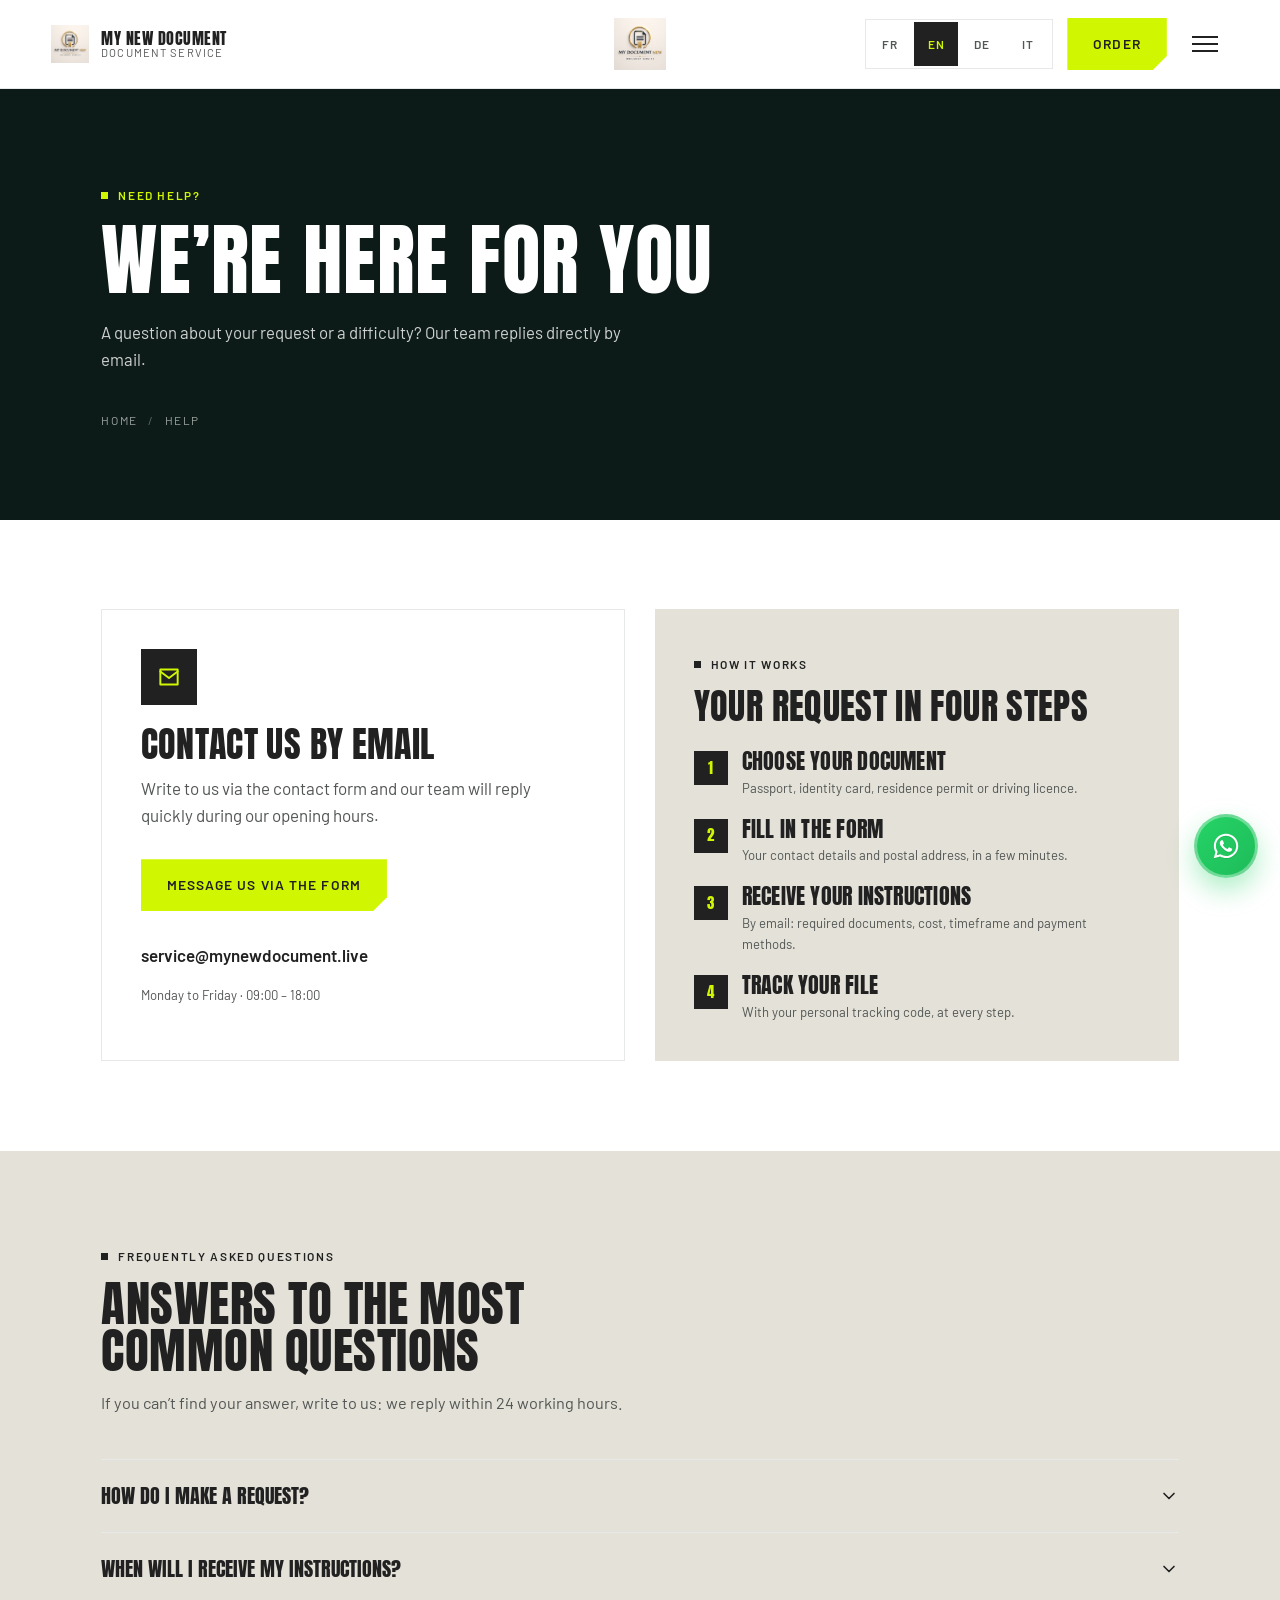
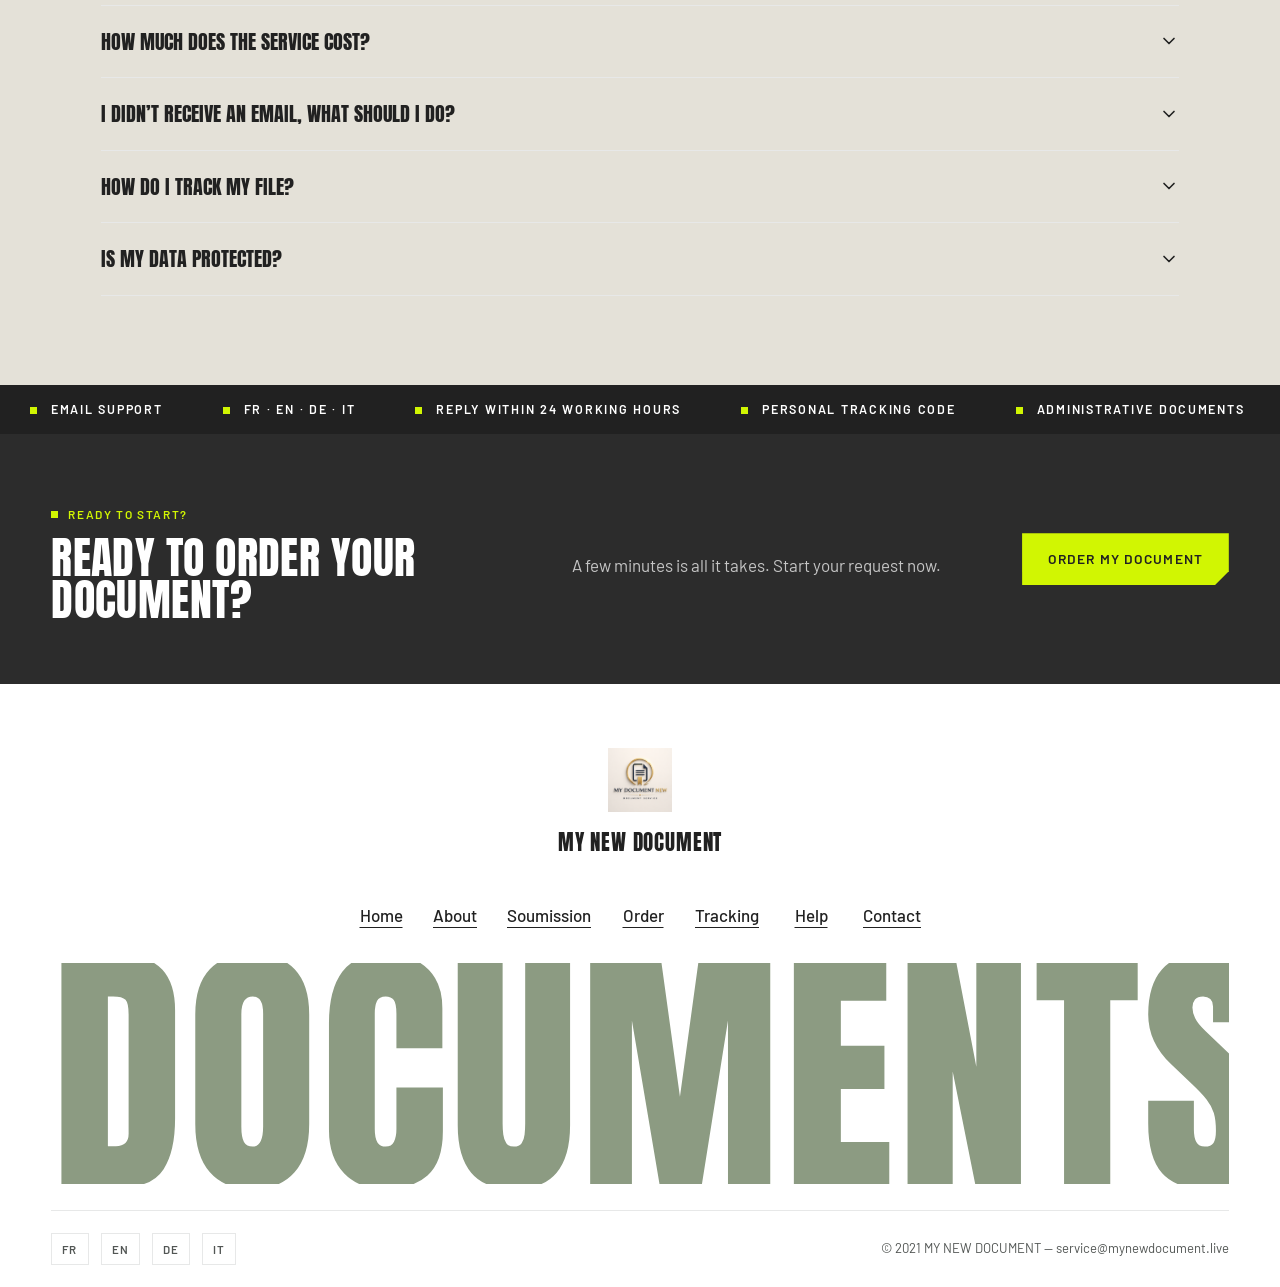
<file: aide.html>
<!DOCTYPE html>
<html lang="fr">
<head>
<meta charset="utf-8">
<meta name="viewport" content="width=device-width,initial-scale=1">
<title id="docTitle">Aide — MY NEW DOCUMENT</title>
<meta id="docDesc" name="description" content="Questions fréquentes sur les demandes de documents administratifs : étapes, délais, instructions par email et suivi du dossier. Support par email du lundi au vendredi.">
<link rel="icon" href="logo.png">

<!-- MY NEW DOCUMENT — page intérieure sur le même système de design que index.html (theme.css + theme.js, 4 langues FR/EN/DE/IT). -->

<link rel="stylesheet" href="theme.css">
</head>
<body>
<a class="skip" href="#main">Aller au contenu principal</a>

<!-- ===== HEADER FIXE ===== -->
<header class="site-header">
  <div class="wrap header-inner">
    <a class="brand" href="index.html" data-i18n-aria="brandAria">
      <img src="logo.png" alt="">
      <span class="brand-txt">
        <span class="brand-name">My New Document</span>
        <span class="brand-sub" data-i18n="brandSub">Service de documents</span>
      </span>
    </a>
    <img class="header-logo" src="logo.png" alt="">
    <div class="header-right">
      <div class="lang-switch" role="group" data-i18n-aria="langLabel">
        <button type="button" data-lang="fr" aria-pressed="true">FR</button>
        <button type="button" data-lang="en" aria-pressed="false">EN</button>
        <button type="button" data-lang="de" aria-pressed="false">DE</button>
        <button type="button" data-lang="it" aria-pressed="false">IT</button>
      </div>
      <a class="btn btn-accent" href="commander.html" data-i18n="navCta">Commander</a>
      <button class="burger" id="burger" aria-expanded="false" aria-controls="mega" data-i18n-aria="menuOpen">
        <span></span><span></span><span></span>
      </button>
    </div>
  </div>
</header>

<!-- ===== MÉGA-MENU PLEIN ÉCRAN ===== -->
<div class="mega" id="mega" role="dialog" aria-modal="true" data-i18n-aria="menuLabel">
  <button class="burger mega-close" id="megaClose" data-i18n-aria="menuClose">
    <span></span><span></span><span></span>
  </button>
  <nav class="mega-nav">
    <a class="mega-link" href="index.html"><i>01</i><span data-i18n="navHome">Accueil</span></a>
    <a class="mega-link" href="apropos.html"><i>02</i><span data-i18n="navAbout">À propos</span></a>
    <a class="mega-link" href="soumission.html"><i>03</i><span>Soumission</span></a>
    <a class="mega-link" href="commander.html"><i>04</i><span data-i18n="navOrder">Commander</span></a>
    <a class="mega-link" href="suivi.html"><i>05</i><span data-i18n="navTrack">Suivi</span></a>
    <a class="mega-link" href="aide.html"><i>06</i><span data-i18n="navHelp">Aide</span></a>
    <a class="mega-link" href="contact.html"><i>07</i><span data-i18n="navContact">Contact</span></a>
  </nav>
  <aside class="mega-aside">
    <span class="eyebrow on-dark" data-i18n="asideEyebrow">Documents administratifs</span>
    <h3 data-i18n="asideTitle">Votre demande en ligne, suivie de A à Z</h3>
    <p data-i18n="asideText">Passeport, carte d'identité, carte de séjour, permis de conduire. Instructions claires par email et code de suivi personnel.</p>
    <a class="btn btn-accent" href="commander.html" data-i18n="asideCta">Commencer ma demande</a>
    <a class="mail" href="mailto:service@mynewdocument.live">service@mynewdocument.live</a>
    <p style="font-size:.85rem;letter-spacing:.08em;text-transform:uppercase;color:rgba(255,255,255,.6);margin:0" data-i18n="asideHours">
      Lundi au vendredi · 09:00 – 18:00
    </p>
    <div class="lang-switch on-dark" role="group" data-i18n-aria="langLabel">
      <button type="button" data-lang="fr" aria-pressed="true">FR</button>
      <button type="button" data-lang="en" aria-pressed="false">EN</button>
      <button type="button" data-lang="de" aria-pressed="false">DE</button>
      <button type="button" data-lang="it" aria-pressed="false">IT</button>
    </div>
  </aside>
</div>

<main id="main" class="page-main">
  <!-- ===== BANDEAU DE TITRE ===== -->
  <section class="page-hero">
    <div class="wrap wrap-narrow">
      <span class="eyebrow on-dark" data-i18n="heroEyebrow">Besoin d’aide ?</span>
      <h1 data-i18n="heroTitle">Nous sommes là pour vous</h1>
      <p class="lead" data-i18n="heroLead">Une question sur votre demande ou une difficulté ? Notre équipe vous répond directement par email.</p>
      <nav class="crumbs" data-i18n-aria="crumbsLabel">
        <a href="index.html" data-i18n="navHome">Accueil</a>
        <span class="sep" aria-hidden="true">/</span>
        <span data-i18n="navHelp">Aide</span>
      </nav>
    </div>
  </section>

  <!-- ===== CONTACT + ÉTAPES ===== -->
  <section class="sec">
    <div class="wrap wrap-narrow">
      <div class="grid-2">

        <div class="panel reveal">
          <span class="icon-tile" aria-hidden="true">
            <svg viewBox="0 0 24 24" fill="none" stroke="currentColor" stroke-width="1.8" stroke-linecap="round" stroke-linejoin="round"><path d="M4 5h16v14H4z"/><path d="M4 7l8 6 8-6"/></svg>
          </span>
          <h2 style="margin-top:22px" data-i18n="waTitle">Contactez-nous par email</h2>
          <p style="margin-top:14px" data-i18n="waText">Écrivez-nous via le formulaire de contact et notre équipe vous répond rapidement pendant nos heures d’ouverture.</p>
          <div class="form-actions">
            <a class="btn btn-accent" href="contact.html" data-i18n="waBtn">Nous écrire via le formulaire</a>
          </div>
          <a class="mail-line" style="margin-top:22px" href="mailto:service@mynewdocument.live">service@mynewdocument.live</a>
          <p class="hint" style="margin-top:8px" data-i18n="waHours">Du lundi au vendredi · 09:00 – 18:00</p>
        </div>

        <div class="panel panel-beige reveal">
          <span class="eyebrow" data-i18n="howEyebrow">Comment ça marche</span>
          <h2 style="margin-top:14px" data-i18n="howTitle">Votre demande en quatre étapes</h2>
          <div style="margin-top:28px">
            <div class="step" style="align-items:flex-start">
              <span class="n" aria-hidden="true">1</span>
              <div>
                <h3 data-i18n="s1h">Choisissez votre document</h3>
                <p class="hint" style="margin-top:6px" data-i18n="s1p">Passeport, carte d’identité, carte de séjour ou permis de conduire.</p>
              </div>
            </div>
            <div class="step" style="align-items:flex-start">
              <span class="n" aria-hidden="true">2</span>
              <div>
                <h3 data-i18n="s2h">Remplissez le formulaire</h3>
                <p class="hint" style="margin-top:6px" data-i18n="s2p">Vos coordonnées et votre adresse postale, en quelques minutes.</p>
              </div>
            </div>
            <div class="step" style="align-items:flex-start">
              <span class="n" aria-hidden="true">3</span>
              <div>
                <h3 data-i18n="s3h">Recevez vos instructions</h3>
                <p class="hint" style="margin-top:6px" data-i18n="s3p">Par email : pièces nécessaires, coût, délai et modalités de paiement.</p>
              </div>
            </div>
            <div class="step" style="align-items:flex-start;margin-bottom:0">
              <span class="n" aria-hidden="true">4</span>
              <div>
                <h3 data-i18n="s4h">Suivez votre dossier</h3>
                <p class="hint" style="margin-top:6px" data-i18n="s4p">Avec votre code de suivi personnel, à chaque étape.</p>
              </div>
            </div>
          </div>
        </div>

      </div>
    </div>
  </section>

  <!-- ===== FAQ ===== -->
  <section class="sec sec-alt">
    <div class="wrap wrap-narrow">
      <div class="reveal">
        <span class="eyebrow" data-i18n="faqEyebrow">Questions fréquentes</span>
        <h2 class="sec-title" style="margin-top:14px" data-i18n="faqTitle">Les réponses aux questions les plus posées</h2>
        <p class="sec-intro" data-i18n="faqIntro">Si vous ne trouvez pas votre réponse, écrivez-nous : nous répondons sous 24 h ouvrées.</p>
      </div>
      <div class="faq" id="faqList" style="margin-top:clamp(28px,3.4vw,48px)"></div>
    </div>
  </section>

  <!-- ===== BANDE D'INFORMATION ===== -->
  <div class="mq mq-info" aria-hidden="true">
    <div class="mq-track"><span class="mq-item">Support par email · FR · EN · DE · IT</span></div>
  </div>

  <!-- ===== CTA DE BAS DE PAGE ===== -->
  <section class="page-cta">
    <div class="wrap page-cta-grid reveal">
      <div>
        <span class="eyebrow on-dark" data-i18n="ctaEyebrow">Prêt à commencer ?</span>
        <h2 style="margin-top:12px" data-i18n="ctaTitle">Prêt à commander votre document ?</h2>
      </div>
      <p data-i18n="ctaText">Quelques minutes suffisent. Lancez votre demande dès maintenant.</p>
      <a class="btn btn-accent" href="commander.html" data-i18n="ctaBtn">Commander mon document</a>
    </div>
  </section>

  <footer class="site-footer">
    <div class="wrap">
      <div class="foot-brand reveal">
        <img src="logo.png" alt="">
        <span class="name">My New Document</span>
      </div>
      <nav class="footer-links" data-i18n-aria="footNavLabel">
        <a href="index.html" data-i18n="navHome">Accueil</a>
        <a href="apropos.html" data-i18n="navAbout">À propos</a>
        <a href="soumission.html">Soumission</a>
        <a href="commander.html" data-i18n="navOrder">Commander</a>
        <a href="suivi.html" data-i18n="navTrack">Suivi</a>
        <a href="aide.html" data-i18n="navHelp">Aide</a>
        <a href="contact.html" data-i18n="navContact">Contact</a>
      </nav>
      <p class="giant-word" aria-hidden="true" data-i18n="giantWord">Documents</p>
      <div class="foot-bottom">
        <span class="mini-logos" aria-hidden="true">
          <span>FR</span><span>EN</span><span>DE</span><span>IT</span>
        </span>
        <span>© 2021 MY NEW DOCUMENT — service@mynewdocument.live</span>
      </div>
    </div>
  </footer>

</main>

<a class="fab" href="https://wa.me/4915212645028" target="_blank" rel="noopener" aria-label="WhatsApp">
  <svg viewBox="0 0 448 512" aria-hidden="true" fill="currentColor"><path d="M380.9 97.1C339 55.1 283.2 32 223.9 32c-122.4 0-222 99.6-222 222 0 39.1 10.2 77.3 29.6 111L0 480l117.7-30.9c32.4 17.7 68.9 27 106.1 27h.1c122.3 0 224.1-99.6 224.1-222 0-59.3-25.2-115-67.1-157zm-157 341.6c-33.2 0-65.7-8.9-94-25.7l-6.7-4-69.8 18.3L72 359.2l-4.4-7c-18.5-29.4-28.2-63.3-28.2-98.2 0-101.7 82.8-184.5 184.6-184.5 49.3 0 95.6 19.2 130.4 54.1 34.8 34.9 56.2 81.2 56.1 130.5 0 101.8-84.9 184.6-186.6 184.6zm101.2-138.2c-5.5-2.8-32.8-16.2-37.9-18-5.1-1.9-8.8-2.8-12.5 2.8-3.7 5.6-14.3 18-17.6 21.8-3.2 3.7-6.5 4.2-12 1.4-32.6-16.3-54-29.1-75.5-66-5.7-9.8 5.7-9.1 16.3-30.3 1.8-3.7.9-6.9-.5-9.7-1.4-2.8-12.5-30.1-17.1-41.2-4.5-10.8-9.1-9.3-12.5-9.5-3.2-.2-6.9-.2-10.6-.2-3.7 0-9.7 1.4-14.8 6.9-5.1 5.6-19.4 19-19.4 46.3 0 27.3 19.9 53.7 22.6 57.4 2.8 3.7 39.1 59.7 94.8 83.8 35.2 15.2 49 16.5 66.6 13.9 10.7-1.6 32.8-13.4 37.4-26.4 4.6-13 4.6-24.1 3.2-26.4-1.3-2.5-5-3.9-10.5-6.6z"/></svg>
</a>

<script src="theme.js"></script>
<script>
(function(){
  "use strict";

  /* Contenu propre à la page « Aide » (4 langues). */
  var T = {
  fr:{
    docTitle:"Aide — MY NEW DOCUMENT",
    docDesc:"Questions fréquentes sur les demandes de documents administratifs : étapes, délais, instructions par email et suivi du dossier. Support par email du lundi au vendredi.",
    crumbsLabel:"Fil d’Ariane",
    heroEyebrow:"Besoin d’aide ?",
    heroTitle:"Nous sommes là pour vous",
    heroLead:"Une question sur votre demande ou une difficulté ? Notre équipe vous répond directement par email.",
    waTitle:"Contactez-nous par email",
    waText:"Écrivez-nous via le formulaire de contact et notre équipe vous répond rapidement pendant nos heures d’ouverture.",
    waBtn:"Nous écrire via le formulaire",
    waHours:"Du lundi au vendredi · 09:00 – 18:00",
    howEyebrow:"Comment ça marche",
    howTitle:"Votre demande en quatre étapes",
    s1h:"Choisissez votre document", s1p:"Passeport, carte d’identité, carte de séjour ou permis de conduire.",
    s2h:"Remplissez le formulaire", s2p:"Vos coordonnées et votre adresse postale, en quelques minutes.",
    s3h:"Recevez vos instructions", s3p:"Par email : pièces nécessaires, coût, délai et modalités de paiement.",
    s4h:"Suivez votre dossier", s4p:"Avec votre code de suivi personnel, à chaque étape.",
    faqEyebrow:"Questions fréquentes",
    faqTitle:"Les réponses aux questions les plus posées",
    faqIntro:"Si vous ne trouvez pas votre réponse, écrivez-nous : nous répondons sous 24 h ouvrées.",
    faq:[
      {q:"Comment faire une demande ?",a:"Rendez-vous sur la page « Commander », choisissez votre type de document, remplissez le formulaire et validez. Vous recevrez vos instructions par email."},
      {q:"Quand vais-je recevoir mes instructions ?",a:"Dans les prochaines heures suivant votre demande, vous recevrez par email la liste des pièces nécessaires, le coût, le délai et les modalités de paiement."},
      {q:"Combien coûte la prestation ?",a:"Le coût vous est communiqué par email après votre demande, en même temps que la liste des pièces à fournir et le délai estimatif. Aucun paiement n’est demandé sur le site."},
      {q:"Je n’ai pas reçu d’email, que faire ?",a:"Vérifiez d’abord votre dossier spam ou courrier indésirable. Si vous ne trouvez toujours rien, contactez-nous par email via le formulaire de contact et nous vérifierons votre demande."},
      {q:"Comment suivre mon dossier ?",a:"Un code de suivi personnel vous est communiqué par notre équipe. Saisissez-le sur la page « Suivi » pour voir l’état de votre dossier en temps réel."},
      {q:"Mes données sont-elles protégées ?",a:"Vos informations servent uniquement au traitement de votre demande et sont traitées de manière confidentielle. Aucune donnée personnelle n’est publiée sur la page de suivi."}
    ],
    mqInfo:["Support par email","FR · EN · DE · IT","Réponse sous 24 h ouvrées","Code de suivi personnel","Documents administratifs"]
  },
  en:{
    docTitle:"Help — MY NEW DOCUMENT",
    docDesc:"Frequently asked questions about administrative document requests: steps, timescales, instructions by email and file tracking. Email support Monday to Friday.",
    crumbsLabel:"Breadcrumb",
    heroEyebrow:"Need help?",
    heroTitle:"We’re here for you",
    heroLead:"A question about your request or a difficulty? Our team replies directly by email.",
    waTitle:"Contact us by email",
    waText:"Write to us via the contact form and our team will reply quickly during our opening hours.",
    waBtn:"Message us via the form",
    waHours:"Monday to Friday · 09:00 – 18:00",
    howEyebrow:"How it works",
    howTitle:"Your request in four steps",
    s1h:"Choose your document", s1p:"Passport, identity card, residence permit or driving licence.",
    s2h:"Fill in the form", s2p:"Your contact details and postal address, in a few minutes.",
    s3h:"Receive your instructions", s3p:"By email: required documents, cost, timeframe and payment methods.",
    s4h:"Track your file", s4p:"With your personal tracking code, at every step.",
    faqEyebrow:"Frequently asked questions",
    faqTitle:"Answers to the most common questions",
    faqIntro:"If you can’t find your answer, write to us: we reply within 24 working hours.",
    faq:[
      {q:"How do I make a request?",a:"Go to the « Order » page, choose your document type, fill in the form and submit. You’ll receive your instructions by email."},
      {q:"When will I receive my instructions?",a:"Within a few hours of your request, you’ll receive by email the list of required documents, the cost, the timeframe and the payment methods."},
      {q:"How much does the service cost?",a:"The cost is sent to you by email after your request, together with the list of documents to provide and the estimated timeframe. No payment is requested on the website."},
      {q:"I didn’t receive an email, what should I do?",a:"First check your spam or junk folder. If you still can’t find anything, contact us by email via the contact form and we’ll check your request."},
      {q:"How do I track my file?",a:"A personal tracking code is sent to you by our team. Enter it on the « Tracking » page to see your file status in real time."},
      {q:"Is my data protected?",a:"Your information is used only to process your request and is handled confidentially. No personal data is published on the tracking page."}
    ],
    mqInfo:["Email support","FR · EN · DE · IT","Reply within 24 working hours","Personal tracking code","Administrative documents"]
  },
  de:{
    docTitle:"Hilfe — MY NEW DOCUMENT",
    docDesc:"Häufige Fragen zu Anträgen auf Verwaltungsdokumente: Schritte, Fristen, Anweisungen per E-Mail und Verfolgung der Akte. E-Mail-Support von Montag bis Freitag.",
    crumbsLabel:"Brotkrümelnavigation",
    heroEyebrow:"Brauchen Sie Hilfe?",
    heroTitle:"Wir sind für Sie da",
    heroLead:"Eine Frage zu Ihrer Anfrage oder ein Problem? Unser Team antwortet Ihnen direkt per E-Mail.",
    waTitle:"Kontaktieren Sie uns per E-Mail",
    waText:"Schreiben Sie uns über das Kontaktformular, und unser Team antwortet Ihnen schnell während unserer Öffnungszeiten.",
    waBtn:"Über das Formular schreiben",
    waHours:"Montag bis Freitag · 09:00 – 18:00",
    howEyebrow:"So funktioniert es",
    howTitle:"Ihr Antrag in vier Schritten",
    s1h:"Dokument auswählen", s1p:"Reisepass, Personalausweis, Aufenthaltstitel oder Führerschein.",
    s2h:"Formular ausfüllen", s2p:"Ihre Kontaktdaten und Ihre Postanschrift, in wenigen Minuten.",
    s3h:"Anweisungen erhalten", s3p:"Per E-Mail: benötigte Unterlagen, Kosten, Frist und Zahlungsmodalitäten.",
    s4h:"Antrag verfolgen", s4p:"Mit Ihrem persönlichen Verfolgungscode, bei jedem Schritt.",
    faqEyebrow:"Häufige Fragen",
    faqTitle:"Antworten auf die häufigsten Fragen",
    faqIntro:"Wenn Sie Ihre Antwort nicht finden, schreiben Sie uns: Wir antworten innerhalb von 24 Arbeitsstunden.",
    faq:[
      {q:"Wie stelle ich eine Anfrage?",a:"Gehen Sie auf die Seite „Bestellen“, wählen Sie Ihren Dokumententyp, füllen Sie das Formular aus und senden Sie es ab. Sie erhalten Ihre Anweisungen per E-Mail."},
      {q:"Wann erhalte ich meine Anweisungen?",a:"Innerhalb weniger Stunden nach Ihrer Anfrage erhalten Sie per E-Mail die Liste der erforderlichen Unterlagen, die Kosten, die Frist und die Zahlungsmodalitäten."},
      {q:"Was kostet die Dienstleistung?",a:"Die Kosten werden Ihnen nach Ihrer Anfrage per E-Mail mitgeteilt, zusammen mit der Liste der benötigten Unterlagen und der voraussichtlichen Frist. Auf der Website ist keine Zahlung erforderlich."},
      {q:"Ich habe keine E-Mail erhalten, was soll ich tun?",a:"Prüfen Sie zuerst Ihren Spam-Ordner. Wenn Sie immer noch nichts finden, kontaktieren Sie uns per E-Mail über das Kontaktformular, und wir prüfen Ihre Anfrage."},
      {q:"Wie verfolge ich meinen Antrag?",a:"Ein persönlicher Verfolgungscode wird Ihnen von unserem Team mitgeteilt. Geben Sie ihn auf der Seite „Verfolgung“ ein, um den Status in Echtzeit zu sehen."},
      {q:"Sind meine Daten geschützt?",a:"Ihre Angaben dienen ausschließlich der Bearbeitung Ihrer Anfrage und werden vertraulich behandelt. Auf der Verfolgungsseite werden keine personenbezogenen Daten veröffentlicht."}
    ],
    mqInfo:["Support per E-Mail","FR · EN · DE · IT","Antwort in 24 Arbeitsstunden","Persönlicher Verfolgungscode","Verwaltungsdokumente"]
  },
  it:{
    docTitle:"Aiuto — MY NEW DOCUMENT",
    docDesc:"Domande frequenti sulle richieste di documenti amministrativi: fasi, tempi, istruzioni via email e tracciamento della pratica. Supporto via email dal lunedì al venerdì.",
    crumbsLabel:"Percorso di navigazione",
    heroEyebrow:"Hai bisogno di aiuto?",
    heroTitle:"Siamo qui per te",
    heroLead:"Una domanda sulla tua richiesta o una difficoltà? Il nostro team risponde direttamente via email.",
    waTitle:"Contattaci via email",
    waText:"Scrivici tramite il modulo di contatto e il nostro team ti risponderà rapidamente durante gli orari di apertura.",
    waBtn:"Scrivici tramite il modulo",
    waHours:"Dal lunedì al venerdì · 09:00 – 18:00",
    howEyebrow:"Come funziona",
    howTitle:"La tua richiesta in quattro fasi",
    s1h:"Scegli il documento", s1p:"Passaporto, carta d’identità, permesso di soggiorno o patente di guida.",
    s2h:"Compila il modulo", s2p:"I tuoi recapiti e l’indirizzo postale, in pochi minuti.",
    s3h:"Ricevi le istruzioni", s3p:"Via email: documenti necessari, costo, tempi e modalità di pagamento.",
    s4h:"Segui la pratica", s4p:"Con il tuo codice di tracciamento personale, in ogni fase.",
    faqEyebrow:"Domande frequenti",
    faqTitle:"Le risposte alle domande più comuni",
    faqIntro:"Se non trovi la risposta, scrivici: rispondiamo entro 24 ore lavorative.",
    faq:[
      {q:"Come faccio una richiesta?",a:"Vai alla pagina « Ordinare », scegli il tipo di documento, compila il modulo e invia. Riceverai le istruzioni via email."},
      {q:"Quando riceverò le istruzioni?",a:"Entro poche ore dalla richiesta riceverai via email l’elenco dei documenti necessari, il costo, i tempi e le modalità di pagamento."},
      {q:"Quanto costa il servizio?",a:"Il costo ti viene comunicato via email dopo la richiesta, insieme all’elenco dei documenti da fornire e ai tempi stimati. Sul sito non è richiesto alcun pagamento."},
      {q:"Non ho ricevuto email, cosa devo fare?",a:"Controlla prima la cartella spam o posta indesiderata. Se non trovi nulla, contattaci via email tramite il modulo di contatto e verificheremo la tua richiesta."},
      {q:"Come seguo la mia pratica?",a:"Il nostro team ti comunica un codice di tracciamento personale. Inseriscilo nella pagina « Tracciamento » per vedere lo stato della pratica in tempo reale."},
      {q:"I miei dati sono protetti?",a:"Le tue informazioni servono solo a gestire la richiesta e sono trattate in modo riservato. Nessun dato personale viene pubblicato nella pagina di tracciamento."}
    ],
    mqInfo:["Supporto via email","FR · EN · DE · IT","Risposta entro 24 ore lavorative","Codice di tracciamento personale","Documenti amministrativi"]
  }
  };

  MND.init(T);

  /* --- FAQ : accordéon reconstruit à chaque changement de langue --- */
  var CHEV = '<svg class="chev" width="20" height="20" viewBox="0 0 24 24" fill="none" stroke="currentColor" stroke-width="2" stroke-linecap="round" stroke-linejoin="round" aria-hidden="true"><path d="M6 9l6 6 6-6"/></svg>';

  MND.onLang(function () {
    var list = document.getElementById('faqList');
    if (!list) return;
    var items = MND.raw('faq') || [];
    list.innerHTML = items.map(function (f, i) {
      return '<div class="faq-item">' +
        '<button type="button" class="faq-q" aria-expanded="false" aria-controls="faqA' + i + '">' +
          '<span>' + MND.esc(f.q) + '</span>' + CHEV +
        '</button>' +
        '<div class="faq-a" id="faqA' + i + '"><p>' + MND.esc(f.a) + '</p></div>' +
      '</div>';
    }).join('');
    Array.prototype.forEach.call(list.querySelectorAll('.faq-q'), function (btn) {
      btn.addEventListener('click', function () {
        var open = btn.parentNode.classList.toggle('open');
        btn.setAttribute('aria-expanded', String(open));
      });
    });
  });
})();
</script>
</body>
</html>
</file>
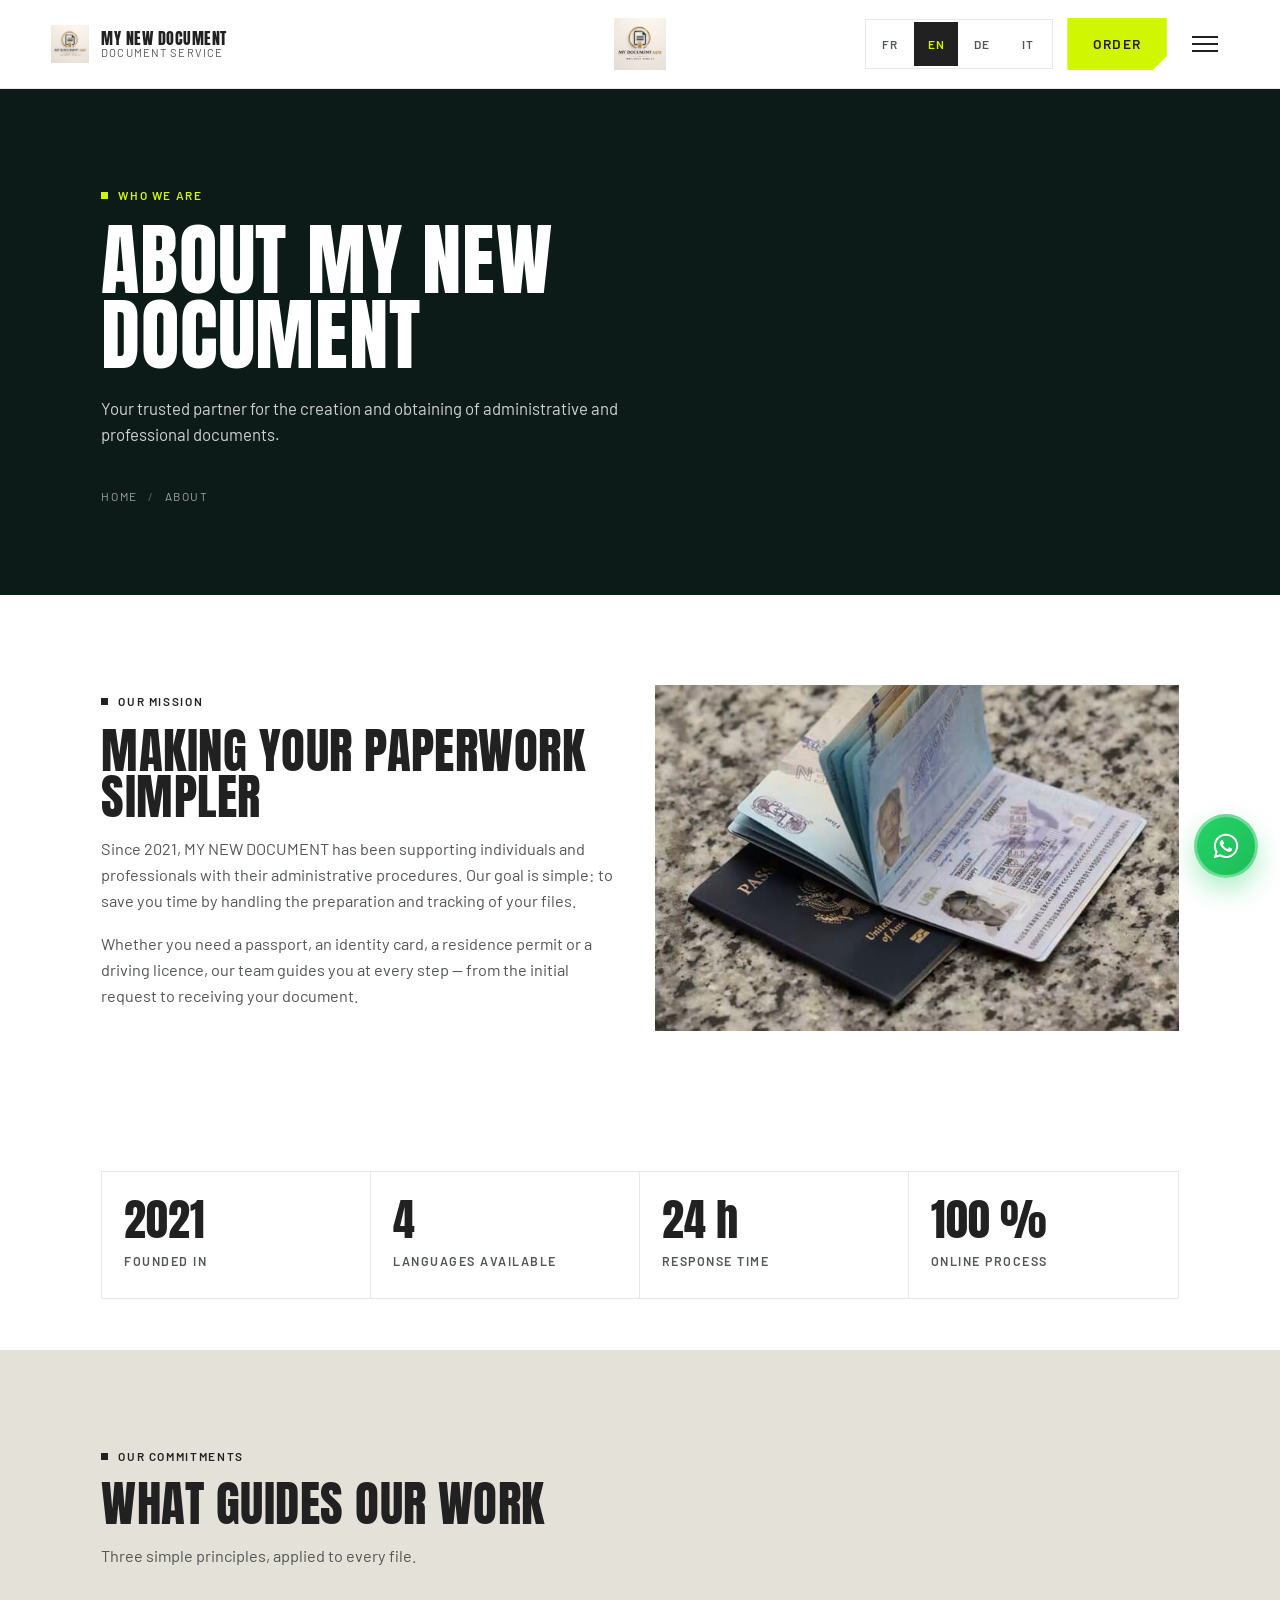
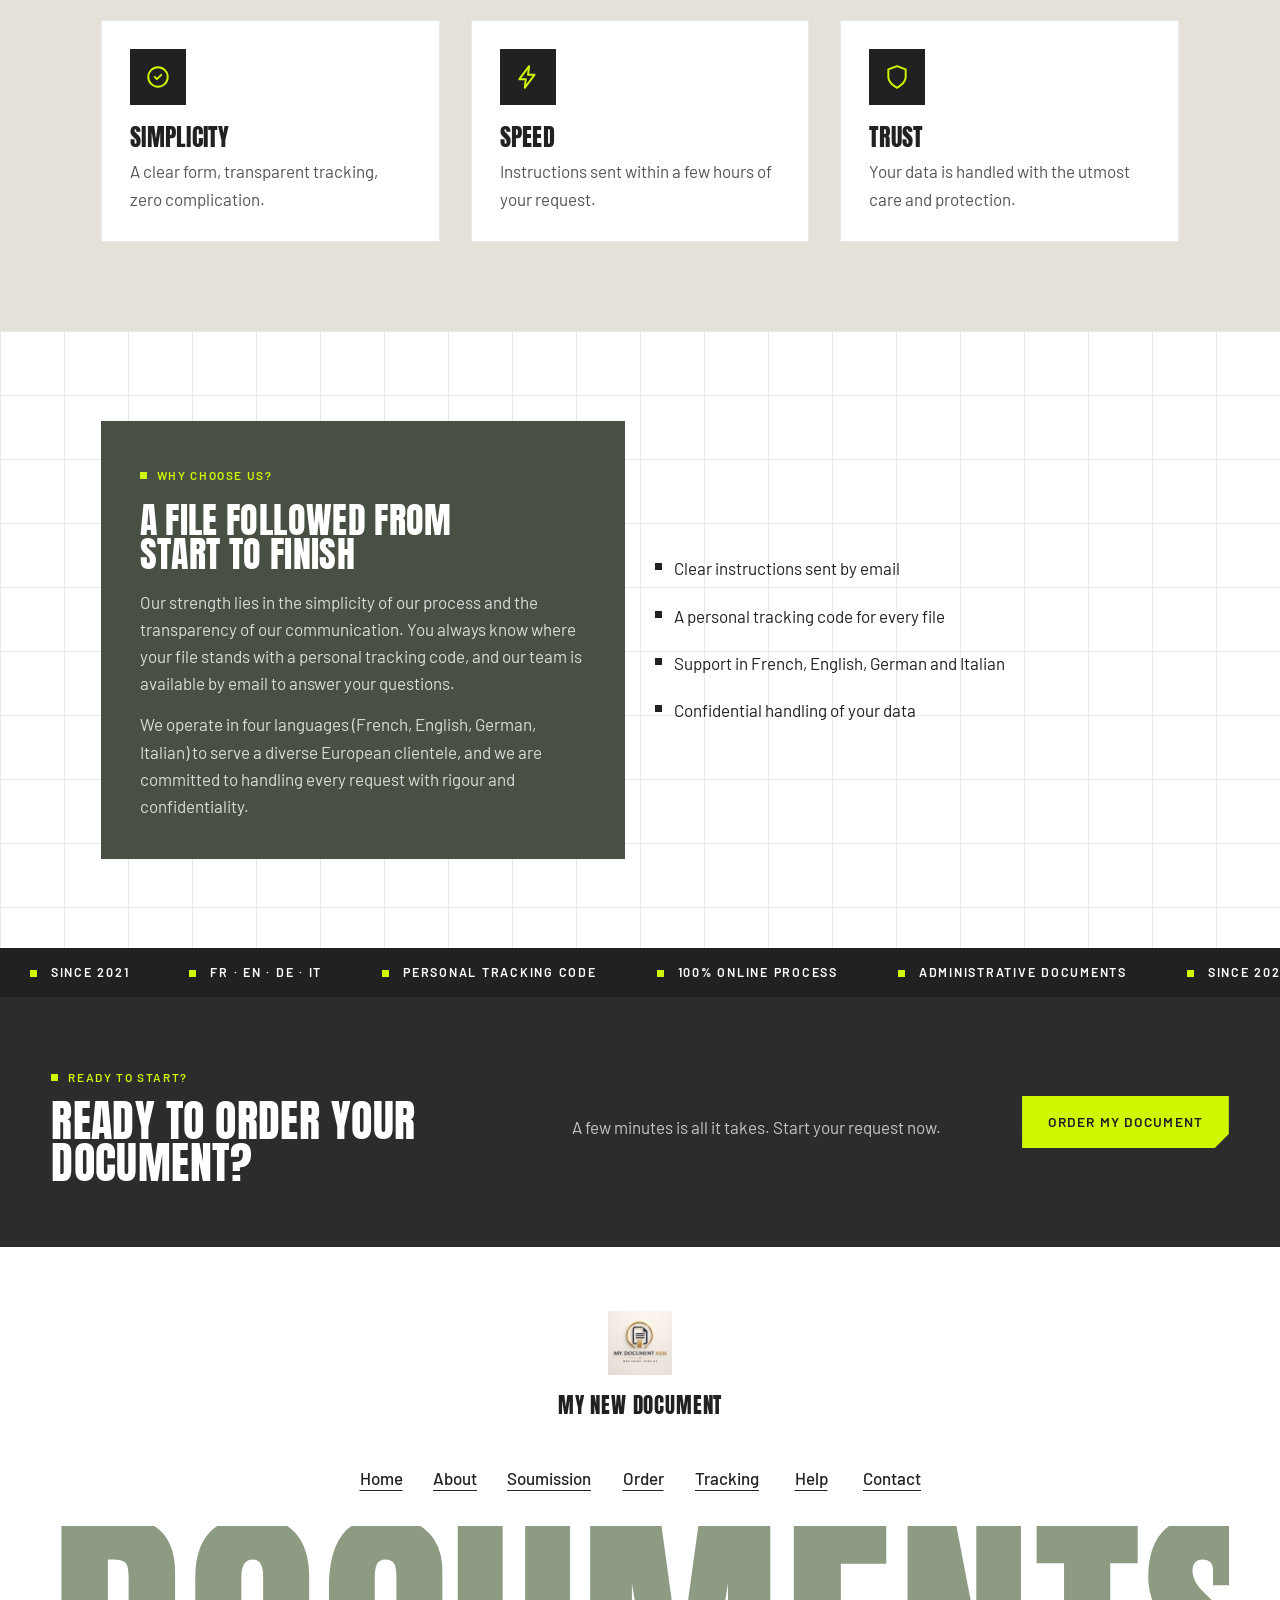
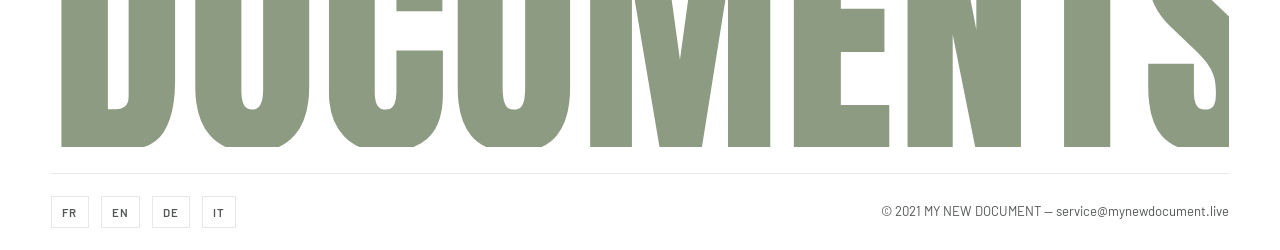
<file: apropos.html>
<!DOCTYPE html>
<html lang="fr">
<head>
<meta charset="utf-8">
<meta name="viewport" content="width=device-width,initial-scale=1">
<title id="docTitle">À propos — MY NEW DOCUMENT</title>
<meta id="docDesc" name="description" content="MY NEW DOCUMENT accompagne particuliers et professionnels dans leurs démarches administratives : constitution et suivi du dossier, code de suivi personnel, support en quatre langues.">
<link rel="icon" href="logo.png">

<!-- MY NEW DOCUMENT — page intérieure sur le même système de design que index.html (theme.css + theme.js, 4 langues FR/EN/DE/IT). -->

<link rel="stylesheet" href="theme.css">
</head>
<body>
<a class="skip" href="#main">Aller au contenu principal</a>

<!-- ===== HEADER FIXE ===== -->
<header class="site-header">
  <div class="wrap header-inner">
    <a class="brand" href="index.html" data-i18n-aria="brandAria">
      <img src="logo.png" alt="">
      <span class="brand-txt">
        <span class="brand-name">My New Document</span>
        <span class="brand-sub" data-i18n="brandSub">Service de documents</span>
      </span>
    </a>
    <img class="header-logo" src="logo.png" alt="">
    <div class="header-right">
      <div class="lang-switch" role="group" data-i18n-aria="langLabel">
        <button type="button" data-lang="fr" aria-pressed="true">FR</button>
        <button type="button" data-lang="en" aria-pressed="false">EN</button>
        <button type="button" data-lang="de" aria-pressed="false">DE</button>
        <button type="button" data-lang="it" aria-pressed="false">IT</button>
      </div>
      <a class="btn btn-accent" href="commander.html" data-i18n="navCta">Commander</a>
      <button class="burger" id="burger" aria-expanded="false" aria-controls="mega" data-i18n-aria="menuOpen">
        <span></span><span></span><span></span>
      </button>
    </div>
  </div>
</header>

<!-- ===== MÉGA-MENU PLEIN ÉCRAN ===== -->
<div class="mega" id="mega" role="dialog" aria-modal="true" data-i18n-aria="menuLabel">
  <button class="burger mega-close" id="megaClose" data-i18n-aria="menuClose">
    <span></span><span></span><span></span>
  </button>
  <nav class="mega-nav">
    <a class="mega-link" href="index.html"><i>01</i><span data-i18n="navHome">Accueil</span></a>
    <a class="mega-link" href="apropos.html"><i>02</i><span data-i18n="navAbout">À propos</span></a>
    <a class="mega-link" href="soumission.html"><i>03</i><span>Soumission</span></a>
    <a class="mega-link" href="commander.html"><i>04</i><span data-i18n="navOrder">Commander</span></a>
    <a class="mega-link" href="suivi.html"><i>05</i><span data-i18n="navTrack">Suivi</span></a>
    <a class="mega-link" href="aide.html"><i>06</i><span data-i18n="navHelp">Aide</span></a>
    <a class="mega-link" href="contact.html"><i>07</i><span data-i18n="navContact">Contact</span></a>
  </nav>
  <aside class="mega-aside">
    <span class="eyebrow on-dark" data-i18n="asideEyebrow">Documents administratifs</span>
    <h3 data-i18n="asideTitle">Votre demande en ligne, suivie de A à Z</h3>
    <p data-i18n="asideText">Passeport, carte d'identité, carte de séjour, permis de conduire. Instructions claires par email et code de suivi personnel.</p>
    <a class="btn btn-accent" href="commander.html" data-i18n="asideCta">Commencer ma demande</a>
    <a class="mail" href="mailto:service@mynewdocument.live">service@mynewdocument.live</a>
    <p style="font-size:.85rem;letter-spacing:.08em;text-transform:uppercase;color:rgba(255,255,255,.6);margin:0" data-i18n="asideHours">
      Lundi au vendredi · 09:00 – 18:00
    </p>
    <div class="lang-switch on-dark" role="group" data-i18n-aria="langLabel">
      <button type="button" data-lang="fr" aria-pressed="true">FR</button>
      <button type="button" data-lang="en" aria-pressed="false">EN</button>
      <button type="button" data-lang="de" aria-pressed="false">DE</button>
      <button type="button" data-lang="it" aria-pressed="false">IT</button>
    </div>
  </aside>
</div>

<main id="main" class="page-main">
  <!-- ===== BANDEAU DE TITRE ===== -->
  <section class="page-hero">
    <div class="wrap wrap-narrow">
      <span class="eyebrow on-dark" data-i18n="heroEyebrow">Qui sommes-nous</span>
      <h1 data-i18n="heroTitle">À propos de MY NEW DOCUMENT</h1>
      <p class="lead" data-i18n="heroLead">Votre partenaire de confiance pour la création et l’obtention de documents administratifs et professionnels.</p>
      <nav class="crumbs" data-i18n-aria="crumbsLabel">
        <a href="index.html" data-i18n="navHome">Accueil</a>
        <span class="sep" aria-hidden="true">/</span>
        <span data-i18n="navAbout">À propos</span>
      </nav>
    </div>
  </section>

  <!-- ===== MISSION ===== -->
  <section class="sec">
    <div class="wrap wrap-narrow">
      <div class="grid-2">
        <div class="reveal">
          <span class="eyebrow" data-i18n="missionEyebrow">Notre mission</span>
          <h2 class="sec-title" style="margin-top:16px" data-i18n="missionH">Simplifier vos démarches</h2>
          <p class="sec-intro" data-i18n="missionP1">Depuis 2021, MY NEW DOCUMENT accompagne des particuliers et des professionnels dans leurs démarches administratives. Notre objectif est simple : vous faire gagner du temps en prenant en charge la constitution et le suivi de vos dossiers.</p>
          <p class="sec-intro" data-i18n="missionP2">Que vous ayez besoin d’un passeport, d’une carte d’identité, d’une carte de séjour ou d’un permis de conduire, notre équipe vous guide à chaque étape — de la demande initiale jusqu’à la réception de votre document.</p>
        </div>
        <img class="reveal" src="images/produit-3.jpeg" alt="" data-i18n-alt="missionAlt" style="width:100%;height:100%;min-height:340px;object-fit:cover">
      </div>
    </div>
  </section>

  <!-- ===== CHIFFRES ===== -->
  <section class="sec-tight">
    <div class="wrap wrap-narrow">
      <div class="facts reveal">
        <div class="fact"><div class="n">2021</div><div class="l" data-i18n="f1l">Année de création</div></div>
        <div class="fact"><div class="n">4</div><div class="l" data-i18n="f2l">Langues disponibles</div></div>
        <div class="fact"><div class="n">24 h</div><div class="l" data-i18n="f3l">Délai de réponse</div></div>
        <div class="fact"><div class="n">100 %</div><div class="l" data-i18n="f4l">Démarche en ligne</div></div>
      </div>
    </div>
  </section>

  <!-- ===== ENGAGEMENTS ===== -->
  <section class="sec sec-alt">
    <div class="wrap wrap-narrow">
      <div class="reveal">
        <span class="eyebrow" data-i18n="valEyebrow">Nos engagements</span>
        <h2 class="sec-title" style="margin-top:14px" data-i18n="valTitle">Ce qui guide notre travail</h2>
        <p class="sec-intro" data-i18n="valIntro">Trois principes simples, appliqués à chaque dossier.</p>
      </div>
      <div class="grid-3" style="margin-top:clamp(30px,4vw,54px)">
        <div class="panel panel-tight reveal">
          <span class="icon-tile" aria-hidden="true">
            <svg viewBox="0 0 24 24" fill="none" stroke="currentColor" stroke-width="1.8" stroke-linecap="round" stroke-linejoin="round"><circle cx="12" cy="12" r="9"/><path d="M9 12l2 2 4-4"/></svg>
          </span>
          <h3 style="margin-top:20px" data-i18n="v1h">Simplicité</h3>
          <p style="margin-top:10px" data-i18n="v1p">Un formulaire clair, un suivi transparent, zéro complication.</p>
        </div>
        <div class="panel panel-tight reveal">
          <span class="icon-tile" aria-hidden="true">
            <svg viewBox="0 0 24 24" fill="none" stroke="currentColor" stroke-width="1.8" stroke-linecap="round" stroke-linejoin="round"><path d="M13 2L4 14h6l-1 8 9-12h-6z"/></svg>
          </span>
          <h3 style="margin-top:20px" data-i18n="v2h">Rapidité</h3>
          <p style="margin-top:10px" data-i18n="v2p">Des instructions envoyées en quelques heures après votre demande.</p>
        </div>
        <div class="panel panel-tight reveal">
          <span class="icon-tile" aria-hidden="true">
            <svg viewBox="0 0 24 24" fill="none" stroke="currentColor" stroke-width="1.8" stroke-linecap="round" stroke-linejoin="round"><path d="M12 22s8-4 8-10V5l-8-3-8 3v7c0 6 8 10 8 10z"/></svg>
          </span>
          <h3 style="margin-top:20px" data-i18n="v3h">Confiance</h3>
          <p style="margin-top:10px" data-i18n="v3p">Vos données sont traitées avec le plus grand sérieux et protégées.</p>
        </div>
      </div>
    </div>
  </section>

  <!-- ===== POURQUOI NOUS CHOISIR ===== -->
  <section class="sec sec-grid-bg">
    <div class="wrap wrap-narrow">
      <div class="grid-2">
        <div class="panel panel-kaki panel-bevel reveal">
          <span class="eyebrow on-dark" data-i18n="whyEyebrow">Pourquoi nous choisir ?</span>
          <h2 class="sec-title" style="margin-top:16px" data-i18n="whyTitle">Un dossier suivi de bout en bout</h2>
          <p style="margin-top:18px" data-i18n="whyP1">Notre force réside dans la simplicité de notre processus et la transparence de notre communication. Vous savez toujours où en est votre dossier grâce à un code de suivi personnel, et notre équipe reste disponible par email pour répondre à vos questions.</p>
          <p data-i18n="whyP2">Nous opérons en quatre langues (français, anglais, allemand, italien) pour servir une clientèle européenne diversifiée, et nous nous engageons à traiter chaque demande avec rigueur et confidentialité.</p>
        </div>
        <div class="reveal" style="display:flex;align-items:center">
          <ul class="list" style="gap:20px">
            <li data-i18n="whyL1">Instructions claires envoyées par email</li>
            <li data-i18n="whyL2">Code de suivi personnel pour chaque dossier</li>
            <li data-i18n="whyL3">Support en français, anglais, allemand et italien</li>
            <li data-i18n="whyL4">Traitement confidentiel de vos données</li>
          </ul>
        </div>
      </div>
    </div>
  </section>

  <!-- ===== BANDE D'INFORMATION ===== -->
  <div class="mq mq-info" aria-hidden="true">
    <div class="mq-track"><span class="mq-item">Depuis 2021 au service de vos démarches</span></div>
  </div>

  <!-- ===== CTA DE BAS DE PAGE ===== -->
  <section class="page-cta">
    <div class="wrap page-cta-grid reveal">
      <div>
        <span class="eyebrow on-dark" data-i18n="ctaEyebrow">Prêt à commencer ?</span>
        <h2 style="margin-top:12px" data-i18n="ctaTitle">Prêt à commander votre document ?</h2>
      </div>
      <p data-i18n="ctaText">Quelques minutes suffisent. Lancez votre demande dès maintenant.</p>
      <a class="btn btn-accent" href="commander.html" data-i18n="ctaBtn">Commander mon document</a>
    </div>
  </section>

  <footer class="site-footer">
    <div class="wrap">
      <div class="foot-brand reveal">
        <img src="logo.png" alt="">
        <span class="name">My New Document</span>
      </div>
      <nav class="footer-links" data-i18n-aria="footNavLabel">
        <a href="index.html" data-i18n="navHome">Accueil</a>
        <a href="apropos.html" data-i18n="navAbout">À propos</a>
        <a href="soumission.html">Soumission</a>
        <a href="commander.html" data-i18n="navOrder">Commander</a>
        <a href="suivi.html" data-i18n="navTrack">Suivi</a>
        <a href="aide.html" data-i18n="navHelp">Aide</a>
        <a href="contact.html" data-i18n="navContact">Contact</a>
      </nav>
      <p class="giant-word" aria-hidden="true" data-i18n="giantWord">Documents</p>
      <div class="foot-bottom">
        <span class="mini-logos" aria-hidden="true">
          <span>FR</span><span>EN</span><span>DE</span><span>IT</span>
        </span>
        <span>© 2021 MY NEW DOCUMENT — service@mynewdocument.live</span>
      </div>
    </div>
  </footer>

</main>

<a class="fab" href="https://wa.me/4915212645028" target="_blank" rel="noopener" aria-label="WhatsApp">
  <svg viewBox="0 0 448 512" aria-hidden="true" fill="currentColor"><path d="M380.9 97.1C339 55.1 283.2 32 223.9 32c-122.4 0-222 99.6-222 222 0 39.1 10.2 77.3 29.6 111L0 480l117.7-30.9c32.4 17.7 68.9 27 106.1 27h.1c122.3 0 224.1-99.6 224.1-222 0-59.3-25.2-115-67.1-157zm-157 341.6c-33.2 0-65.7-8.9-94-25.7l-6.7-4-69.8 18.3L72 359.2l-4.4-7c-18.5-29.4-28.2-63.3-28.2-98.2 0-101.7 82.8-184.5 184.6-184.5 49.3 0 95.6 19.2 130.4 54.1 34.8 34.9 56.2 81.2 56.1 130.5 0 101.8-84.9 184.6-186.6 184.6zm101.2-138.2c-5.5-2.8-32.8-16.2-37.9-18-5.1-1.9-8.8-2.8-12.5 2.8-3.7 5.6-14.3 18-17.6 21.8-3.2 3.7-6.5 4.2-12 1.4-32.6-16.3-54-29.1-75.5-66-5.7-9.8 5.7-9.1 16.3-30.3 1.8-3.7.9-6.9-.5-9.7-1.4-2.8-12.5-30.1-17.1-41.2-4.5-10.8-9.1-9.3-12.5-9.5-3.2-.2-6.9-.2-10.6-.2-3.7 0-9.7 1.4-14.8 6.9-5.1 5.6-19.4 19-19.4 46.3 0 27.3 19.9 53.7 22.6 57.4 2.8 3.7 39.1 59.7 94.8 83.8 35.2 15.2 49 16.5 66.6 13.9 10.7-1.6 32.8-13.4 37.4-26.4 4.6-13 4.6-24.1 3.2-26.4-1.3-2.5-5-3.9-10.5-6.6z"/></svg>
</a>

<script src="theme.js"></script>
<script>
(function(){
  "use strict";

  /* Contenu propre à la page « À propos » (4 langues). */
  var T = {
  fr:{
    docTitle:"À propos — MY NEW DOCUMENT",
    docDesc:"MY NEW DOCUMENT accompagne particuliers et professionnels dans leurs démarches administratives : constitution et suivi du dossier, code de suivi personnel, support en quatre langues.",
    crumbsLabel:"Fil d’Ariane",
    heroEyebrow:"Qui sommes-nous",
    heroTitle:"À propos de MY NEW DOCUMENT",
    heroLead:"Votre partenaire de confiance pour la création et l’obtention de documents administratifs et professionnels.",
    missionEyebrow:"Notre mission",
    missionH:"Simplifier vos démarches",
    missionP1:"Depuis 2021, MY NEW DOCUMENT accompagne des particuliers et des professionnels dans leurs démarches administratives. Notre objectif est simple : vous faire gagner du temps en prenant en charge la constitution et le suivi de vos dossiers.",
    missionP2:"Que vous ayez besoin d’un passeport, d’une carte d’identité, d’une carte de séjour ou d’un permis de conduire, notre équipe vous guide à chaque étape — de la demande initiale jusqu’à la réception de votre document.",
    missionAlt:"Documents administratifs préparés par notre équipe",
    f1l:"Année de création", f2l:"Langues disponibles", f3l:"Délai de réponse", f4l:"Démarche en ligne",
    valEyebrow:"Nos engagements",
    valTitle:"Ce qui guide notre travail",
    valIntro:"Trois principes simples, appliqués à chaque dossier.",
    v1h:"Simplicité", v1p:"Un formulaire clair, un suivi transparent, zéro complication.",
    v2h:"Rapidité", v2p:"Des instructions envoyées en quelques heures après votre demande.",
    v3h:"Confiance", v3p:"Vos données sont traitées avec le plus grand sérieux et protégées.",
    whyEyebrow:"Pourquoi nous choisir ?",
    whyTitle:"Un dossier suivi de bout en bout",
    whyP1:"Notre force réside dans la simplicité de notre processus et la transparence de notre communication. Vous savez toujours où en est votre dossier grâce à un code de suivi personnel, et notre équipe reste disponible par email pour répondre à vos questions.",
    whyP2:"Nous opérons en quatre langues (français, anglais, allemand, italien) pour servir une clientèle européenne diversifiée, et nous nous engageons à traiter chaque demande avec rigueur et confidentialité.",
    whyL1:"Instructions claires envoyées par email",
    whyL2:"Code de suivi personnel pour chaque dossier",
    whyL3:"Support en français, anglais, allemand et italien",
    whyL4:"Traitement confidentiel de vos données",
    mqInfo:["Depuis 2021","FR · EN · DE · IT","Suivi par code personnel","Démarche 100 % en ligne","Documents administratifs"]
  },
  en:{
    docTitle:"About — MY NEW DOCUMENT",
    docDesc:"MY NEW DOCUMENT supports individuals and professionals with their administrative procedures: file preparation and tracking, personal tracking code, support in four languages.",
    crumbsLabel:"Breadcrumb",
    heroEyebrow:"Who we are",
    heroTitle:"About MY NEW DOCUMENT",
    heroLead:"Your trusted partner for the creation and obtaining of administrative and professional documents.",
    missionEyebrow:"Our mission",
    missionH:"Making your paperwork simpler",
    missionP1:"Since 2021, MY NEW DOCUMENT has been supporting individuals and professionals with their administrative procedures. Our goal is simple: to save you time by handling the preparation and tracking of your files.",
    missionP2:"Whether you need a passport, an identity card, a residence permit or a driving licence, our team guides you at every step — from the initial request to receiving your document.",
    missionAlt:"Administrative documents prepared by our team",
    f1l:"Founded in", f2l:"Languages available", f3l:"Response time", f4l:"Online process",
    valEyebrow:"Our commitments",
    valTitle:"What guides our work",
    valIntro:"Three simple principles, applied to every file.",
    v1h:"Simplicity", v1p:"A clear form, transparent tracking, zero complication.",
    v2h:"Speed", v2p:"Instructions sent within a few hours of your request.",
    v3h:"Trust", v3p:"Your data is handled with the utmost care and protection.",
    whyEyebrow:"Why choose us?",
    whyTitle:"A file followed from start to finish",
    whyP1:"Our strength lies in the simplicity of our process and the transparency of our communication. You always know where your file stands with a personal tracking code, and our team is available by email to answer your questions.",
    whyP2:"We operate in four languages (French, English, German, Italian) to serve a diverse European clientele, and we are committed to handling every request with rigour and confidentiality.",
    whyL1:"Clear instructions sent by email",
    whyL2:"A personal tracking code for every file",
    whyL3:"Support in French, English, German and Italian",
    whyL4:"Confidential handling of your data",
    mqInfo:["Since 2021","FR · EN · DE · IT","Personal tracking code","100% online process","Administrative documents"]
  },
  de:{
    docTitle:"Über uns — MY NEW DOCUMENT",
    docDesc:"MY NEW DOCUMENT begleitet Privatpersonen und Fachleute bei ihren Behördengängen: Zusammenstellung und Verfolgung der Unterlagen, persönlicher Verfolgungscode, Support in vier Sprachen.",
    crumbsLabel:"Brotkrümelnavigation",
    heroEyebrow:"Wer wir sind",
    heroTitle:"Über MY NEW DOCUMENT",
    heroLead:"Ihr vertrauenswürdiger Partner für die Erstellung und Beschaffung von Verwaltungs- und Geschäftsdokumenten.",
    missionEyebrow:"Unsere Mission",
    missionH:"Ihre Behördengänge vereinfachen",
    missionP1:"Seit 2021 unterstützt MY NEW DOCUMENT Privatpersonen und Fachleute bei ihren Behördengängen. Unser Ziel ist einfach: Ihnen Zeit zu sparen, indem wir die Zusammenstellung und Verfolgung Ihrer Unterlagen übernehmen.",
    missionP2:"Ob Sie einen Reisepass, einen Personalausweis, einen Aufenthaltstitel oder einen Führerschein benötigen – unser Team begleitet Sie bei jedem Schritt, von der ersten Anfrage bis zum Erhalt Ihres Dokuments.",
    missionAlt:"Von unserem Team vorbereitete Verwaltungsdokumente",
    f1l:"Gegründet", f2l:"Verfügbare Sprachen", f3l:"Antwortzeit", f4l:"Online-Verfahren",
    valEyebrow:"Unsere Zusagen",
    valTitle:"Was unsere Arbeit leitet",
    valIntro:"Drei einfache Grundsätze, angewandt auf jede Akte.",
    v1h:"Einfachheit", v1p:"Ein klares Formular, transparente Verfolgung, null Komplikationen.",
    v2h:"Schnelligkeit", v2p:"Anweisungen innerhalb weniger Stunden nach Ihrer Anfrage.",
    v3h:"Vertrauen", v3p:"Ihre Daten werden mit größter Sorgfalt behandelt und geschützt.",
    whyEyebrow:"Warum uns wählen?",
    whyTitle:"Eine Akte, von Anfang bis Ende begleitet",
    whyP1:"Unsere Stärke liegt in der Einfachheit unseres Prozesses und der Transparenz unserer Kommunikation. Sie wissen jederzeit, wo Ihr Antrag steht, dank eines persönlichen Verfolgungscodes, und unser Team ist per E-Mail erreichbar.",
    whyP2:"Wir arbeiten in vier Sprachen (Französisch, Englisch, Deutsch, Italienisch), um eine vielfältige europäische Kundschaft zu bedienen, und verpflichten uns, jeden Antrag mit Sorgfalt und Vertraulichkeit zu behandeln.",
    whyL1:"Klare Anweisungen per E-Mail",
    whyL2:"Ein persönlicher Verfolgungscode für jede Akte",
    whyL3:"Support in Französisch, Englisch, Deutsch und Italienisch",
    whyL4:"Vertrauliche Behandlung Ihrer Daten",
    mqInfo:["Seit 2021","FR · EN · DE · IT","Persönlicher Verfolgungscode","100 % online","Verwaltungsdokumente"]
  },
  it:{
    docTitle:"Chi siamo — MY NEW DOCUMENT",
    docDesc:"MY NEW DOCUMENT accompagna privati e professionisti nelle pratiche amministrative: preparazione e tracciamento del fascicolo, codice di tracciamento personale, supporto in quattro lingue.",
    crumbsLabel:"Percorso di navigazione",
    heroEyebrow:"Chi siamo",
    heroTitle:"Chi è MY NEW DOCUMENT",
    heroLead:"Il tuo partner di fiducia per la creazione e l’ottenimento di documenti amministrativi e professionali.",
    missionEyebrow:"La nostra missione",
    missionH:"Semplificare le tue pratiche",
    missionP1:"Dal 2021 MY NEW DOCUMENT accompagna privati e professionisti nelle loro pratiche amministrative. Il nostro obiettivo è semplice: farti risparmiare tempo occupandoci della preparazione e del tracciamento del tuo fascicolo.",
    missionP2:"Che tu abbia bisogno di un passaporto, di una carta d’identità, di un permesso di soggiorno o di una patente di guida, il nostro team ti guida in ogni fase — dalla richiesta iniziale alla ricezione del documento.",
    missionAlt:"Documenti amministrativi preparati dal nostro team",
    f1l:"Anno di fondazione", f2l:"Lingue disponibili", f3l:"Tempo di risposta", f4l:"Procedura online",
    valEyebrow:"I nostri impegni",
    valTitle:"Ciò che guida il nostro lavoro",
    valIntro:"Tre principi semplici, applicati a ogni fascicolo.",
    v1h:"Semplicità", v1p:"Un modulo chiaro, un tracciamento trasparente, zero complicazioni.",
    v2h:"Rapidità", v2p:"Istruzioni inviate entro poche ore dalla richiesta.",
    v3h:"Fiducia", v3p:"I tuoi dati sono trattati con la massima serietà e protetti.",
    whyEyebrow:"Perché sceglierci?",
    whyTitle:"Un fascicolo seguito dall’inizio alla fine",
    whyP1:"La nostra forza sta nella semplicità del processo e nella trasparenza della comunicazione. Sai sempre a che punto è la tua pratica grazie a un codice di tracciamento personale, e il nostro team resta disponibile via email per rispondere alle tue domande.",
    whyP2:"Operiamo in quattro lingue (francese, inglese, tedesco, italiano) per servire una clientela europea diversificata e ci impegniamo a trattare ogni richiesta con rigore e riservatezza.",
    whyL1:"Istruzioni chiare inviate via email",
    whyL2:"Un codice di tracciamento personale per ogni pratica",
    whyL3:"Supporto in francese, inglese, tedesco e italiano",
    whyL4:"Trattamento riservato dei tuoi dati",
    mqInfo:["Dal 2021","FR · EN · DE · IT","Codice di tracciamento personale","Procedura 100% online","Documenti amministrativi"]
  }
  };

  MND.init(T);
})();
</script>
</body>
</html>
</file>
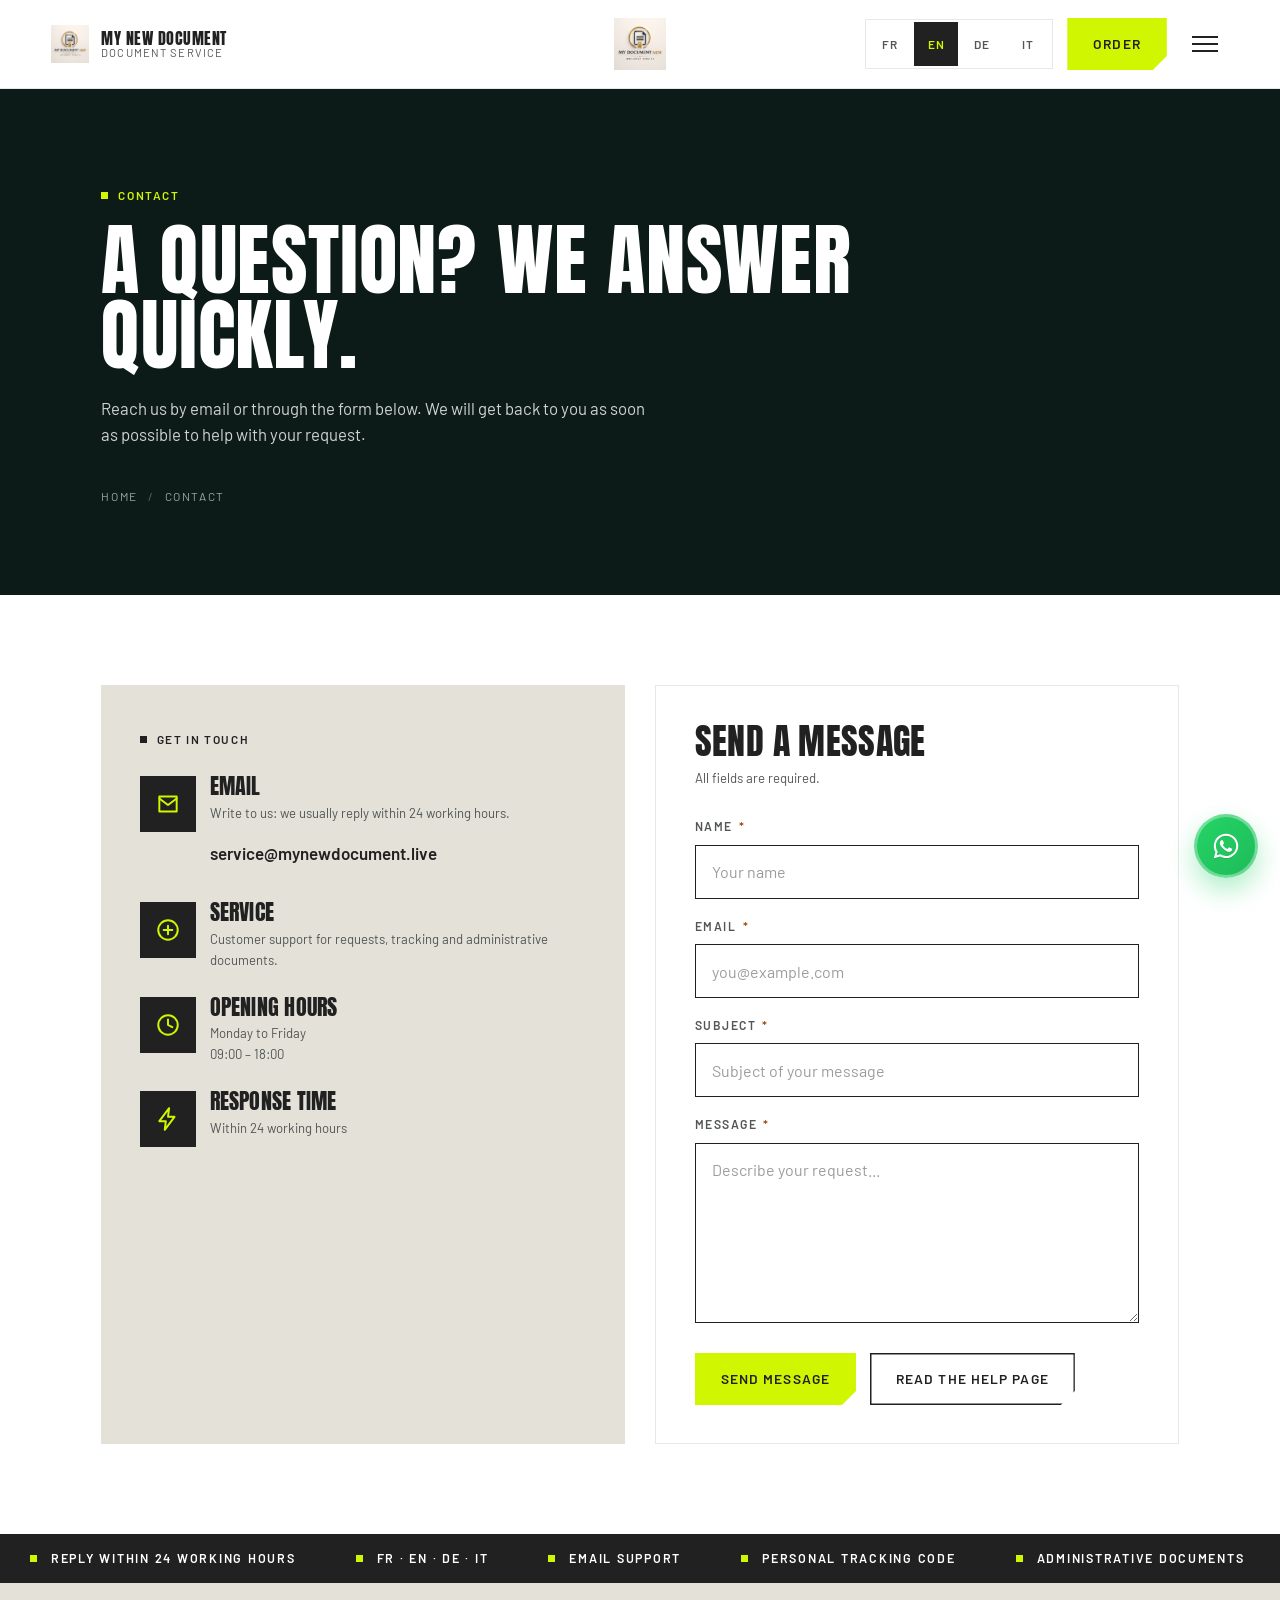
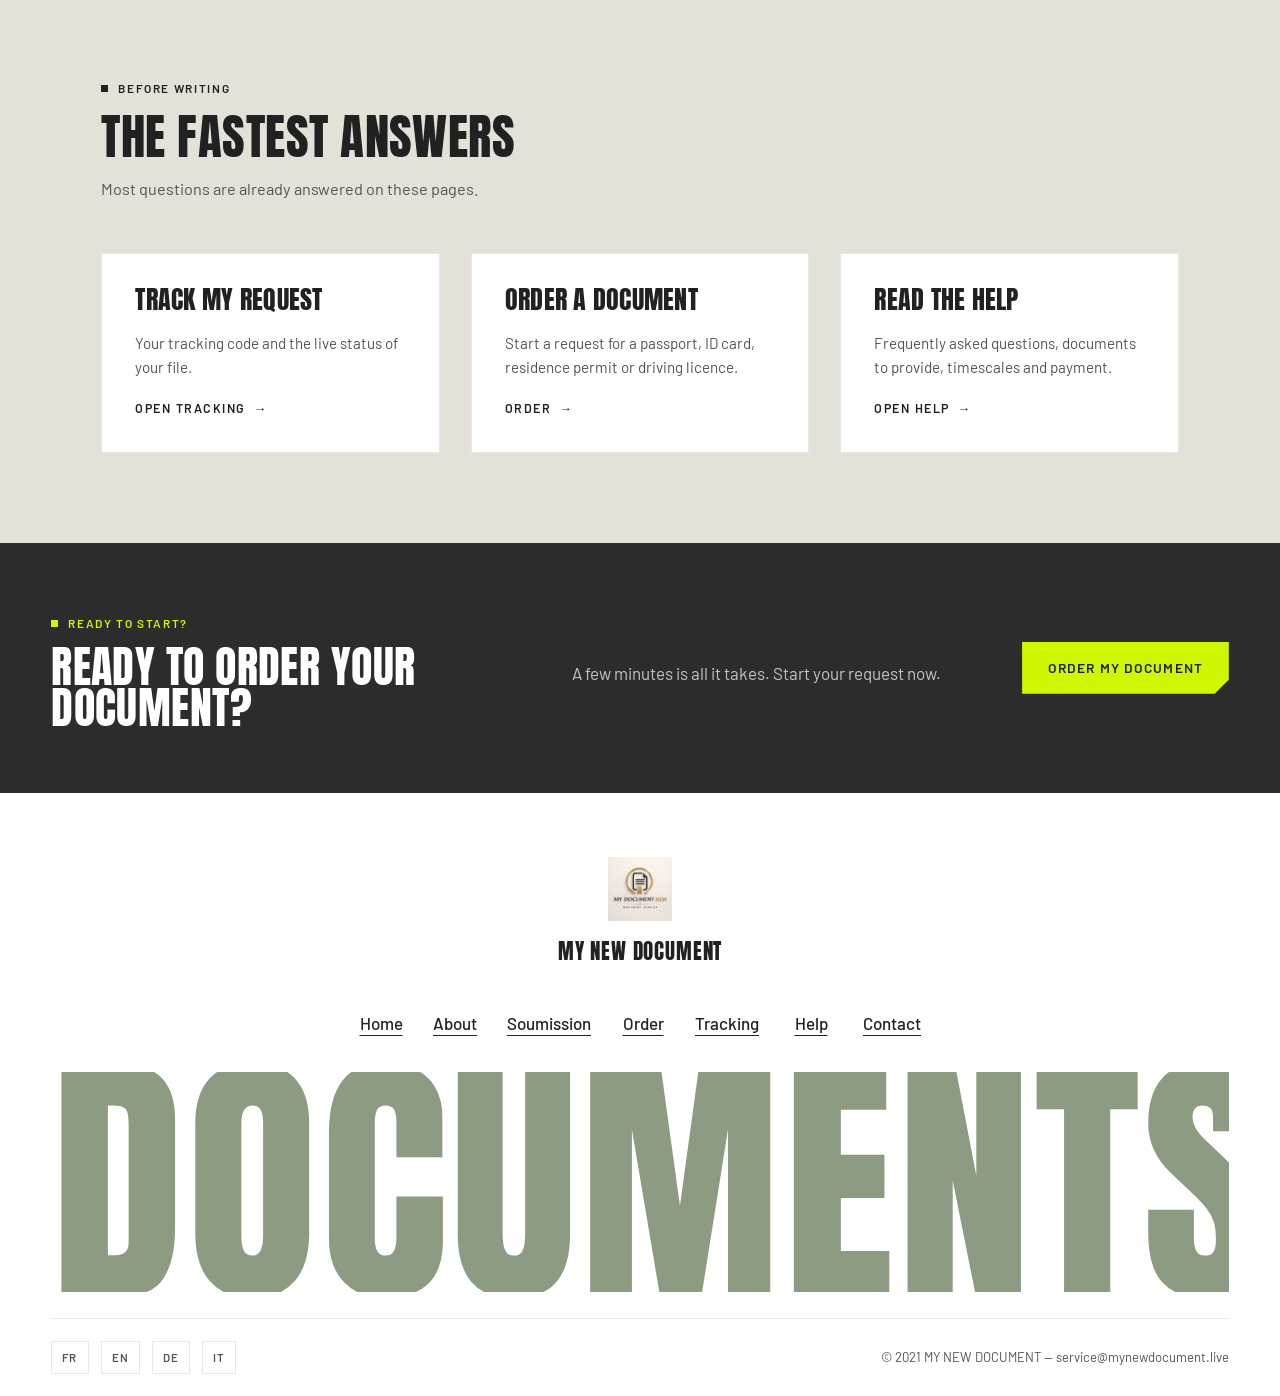
<file: contact.html>
<!DOCTYPE html>
<html lang="fr">
<head>
<meta charset="utf-8">
<meta name="viewport" content="width=device-width,initial-scale=1">
<title id="docTitle">Contact — MY NEW DOCUMENT</title>
<meta id="docDesc" name="description" content="Contactez MY NEW DOCUMENT par email ou via le formulaire de contact.">
<link rel="icon" href="logo.png">

<!-- =========================================================
     MY NEW DOCUMENT — Contact (contact.html)
     Même système de design et même squelette que index.html :
     theme.css + theme.js (header, méga-menu, footer, FAB,
     i18n FR/EN/DE/IT, reveal, marquees).
     ========================================================= -->

<link rel="stylesheet" href="theme.css">
</head>
<body>
<a class="skip" href="#main">Aller au contenu principal</a>

<!-- ===== HEADER FIXE ===== -->
<header class="site-header">
  <div class="wrap header-inner">
    <a class="brand" href="index.html" data-i18n-aria="brandAria">
      <img src="logo.png" alt="">
      <span class="brand-txt">
        <span class="brand-name">My New Document</span>
        <span class="brand-sub" data-i18n="brandSub">Service de documents</span>
      </span>
    </a>
    <img class="header-logo" src="logo.png" alt="">
    <div class="header-right">
      <div class="lang-switch" role="group" data-i18n-aria="langLabel">
        <button type="button" data-lang="fr" aria-pressed="true">FR</button>
        <button type="button" data-lang="en" aria-pressed="false">EN</button>
        <button type="button" data-lang="de" aria-pressed="false">DE</button>
        <button type="button" data-lang="it" aria-pressed="false">IT</button>
      </div>
      <a class="btn btn-accent" href="commander.html" data-i18n="navCta">Commander</a>
      <button class="burger" id="burger" aria-expanded="false" aria-controls="mega" data-i18n-aria="menuOpen">
        <span></span><span></span><span></span>
      </button>
    </div>
  </div>
</header>

<!-- ===== MÉGA-MENU PLEIN ÉCRAN ===== -->
<div class="mega" id="mega" role="dialog" aria-modal="true" data-i18n-aria="menuLabel">
  <button class="burger mega-close" id="megaClose" data-i18n-aria="menuClose">
    <span></span><span></span><span></span>
  </button>
  <nav class="mega-nav">
    <a class="mega-link" href="index.html"><i>01</i><span data-i18n="navHome">Accueil</span></a>
    <a class="mega-link" href="apropos.html"><i>02</i><span data-i18n="navAbout">À propos</span></a>
    <a class="mega-link" href="soumission.html"><i>03</i><span>Soumission</span></a>
    <a class="mega-link" href="commander.html"><i>04</i><span data-i18n="navOrder">Commander</span></a>
    <a class="mega-link" href="suivi.html"><i>05</i><span data-i18n="navTrack">Suivi</span></a>
    <a class="mega-link" href="aide.html"><i>06</i><span data-i18n="navHelp">Aide</span></a>
    <a class="mega-link" href="contact.html"><i>07</i><span data-i18n="navContact">Contact</span></a>
  </nav>
  <aside class="mega-aside">
    <span class="eyebrow on-dark" data-i18n="asideEyebrow">Documents administratifs</span>
    <h3 data-i18n="asideTitle">Votre demande en ligne, suivie de A à Z</h3>
    <p data-i18n="asideText">Passeport, carte d'identité, carte de séjour, permis de conduire. Instructions claires par email et code de suivi personnel.</p>
    <a class="btn btn-accent" href="commander.html" data-i18n="asideCta">Commencer ma demande</a>
    <a class="mail" href="mailto:service@mynewdocument.live">service@mynewdocument.live</a>
    <p style="font-size:.85rem;letter-spacing:.08em;text-transform:uppercase;color:rgba(255,255,255,.6);margin:0" data-i18n="asideHours">
      Lundi au vendredi · 09:00 – 18:00
    </p>
    <div class="lang-switch on-dark" role="group" data-i18n-aria="langLabel">
      <button type="button" data-lang="fr" aria-pressed="true">FR</button>
      <button type="button" data-lang="en" aria-pressed="false">EN</button>
      <button type="button" data-lang="de" aria-pressed="false">DE</button>
      <button type="button" data-lang="it" aria-pressed="false">IT</button>
    </div>
  </aside>
</div>

<main id="main" class="page-main">

  <!-- ===== BANDEAU DE TITRE ===== -->
  <section class="page-hero">
    <div class="wrap wrap-narrow">
      <span class="eyebrow on-dark" data-i18n="heroEyebrow">Contact</span>
      <h1 data-i18n="heroTitle">Une question ? Nous répondons vite.</h1>
      <p class="lead" data-i18n="heroLead">Contactez-nous par email ou via le formulaire ci-dessous. Nous vous répondons dans les meilleurs délais pour vous aider dans votre démarche.</p>
      <nav class="crumbs" data-i18n-aria="crumbsLabel">
        <a href="index.html" data-i18n="navHome">Accueil</a>
        <span class="sep" aria-hidden="true">/</span>
        <span data-i18n="navContact">Contact</span>
      </nav>
    </div>
  </section>

  <!-- ===== COORDONNÉES + FORMULAIRE ===== -->
  <section class="sec">
    <div class="wrap wrap-narrow">
      <div class="grid-2">

        <div class="panel panel-beige reveal">
          <span class="eyebrow" data-i18n="infoTitle">Nous joindre</span>
          <div class="list" style="margin-top:26px;gap:0">
            <div class="step" style="align-items:flex-start;margin-bottom:0">
              <span class="icon-tile" aria-hidden="true">
                <svg viewBox="0 0 24 24" fill="none" stroke="currentColor" stroke-width="1.8" stroke-linecap="round" stroke-linejoin="round"><path d="M4 5h16v14H4z"/><path d="M4 7l8 6 8-6"/></svg>
              </span>
              <div style="min-width:0">
                <h3 data-i18n="infoEmailT">Email</h3>
                <p class="hint" style="margin-top:6px" data-i18n="infoEmailP">Écrivez-nous : nous répondons généralement sous 24 h ouvrées.</p>
                <a class="mail-line" style="margin-top:8px" href="mailto:service@mynewdocument.live">service@mynewdocument.live</a>
              </div>
            </div>

            <div class="step" style="align-items:flex-start;margin:26px 0 0">
              <span class="icon-tile" aria-hidden="true">
                <svg viewBox="0 0 24 24" fill="none" stroke="currentColor" stroke-width="1.8" stroke-linecap="round" stroke-linejoin="round"><circle cx="12" cy="12" r="9"/><path d="M12 8v8M8 12h8"/></svg>
              </span>
              <div style="min-width:0">
                <h3 data-i18n="infoServiceT">Service</h3>
                <p class="hint" style="margin-top:6px" data-i18n="infoServiceP">Support client pour les demandes, le suivi et les documents administratifs.</p>
              </div>
            </div>

            <div class="step" style="align-items:flex-start;margin:26px 0 0">
              <span class="icon-tile" aria-hidden="true">
                <svg viewBox="0 0 24 24" fill="none" stroke="currentColor" stroke-width="1.8" stroke-linecap="round" stroke-linejoin="round"><circle cx="12" cy="12" r="9"/><path d="M12 7v5l4 2"/></svg>
              </span>
              <div style="min-width:0">
                <h3 data-i18n="infoHoursT">Horaires</h3>
                <p class="hint" style="margin-top:6px"><span data-i18n="infoHoursP1">Du lundi au vendredi</span><br><span data-i18n="infoHoursP2">09:00 – 18:00</span></p>
              </div>
            </div>

            <div class="step" style="align-items:flex-start;margin:26px 0 0">
              <span class="icon-tile" aria-hidden="true">
                <svg viewBox="0 0 24 24" fill="none" stroke="currentColor" stroke-width="1.8" stroke-linecap="round" stroke-linejoin="round"><path d="M13 2L4 14h6l-1 8 9-12h-6z"/></svg>
              </span>
              <div style="min-width:0">
                <h3 data-i18n="infoRespT">Délai de réponse</h3>
                <p class="hint" style="margin-top:6px" data-i18n="infoRespP">Sous 24 h ouvrées</p>
              </div>
            </div>
          </div>
        </div>

        <div class="panel reveal">
          <h2 data-i18n="formTitle">Envoyer un message</h2>
          <p class="hint" style="margin-top:10px" data-i18n="formIntro">Tous les champs sont obligatoires.</p>

          <form id="contactForm" style="margin-top:28px" novalidate>
            <div class="field">
              <label for="name" data-i18n-html="labelName">Nom <span class="req" aria-hidden="true">*</span></label>
              <input class="input" id="name" name="name" type="text" autocomplete="name" required data-i18n-placeholder="phName" placeholder="Votre nom">
            </div>
            <div class="field">
              <label for="email" data-i18n-html="labelEmail">Email <span class="req" aria-hidden="true">*</span></label>
              <input class="input" id="email" name="email" type="email" autocomplete="email" required data-i18n-placeholder="phEmail" placeholder="vous@example.com">
            </div>
            <div class="field">
              <label for="subject" data-i18n-html="labelSubject">Objet <span class="req" aria-hidden="true">*</span></label>
              <input class="input" id="subject" name="subject" type="text" required data-i18n-placeholder="phSubject" placeholder="Objet de votre message">
            </div>
            <div class="field">
              <label for="message" data-i18n-html="labelMessage">Message <span class="req" aria-hidden="true">*</span></label>
              <textarea class="input" id="message" name="message" required data-i18n-placeholder="phMessage" placeholder="Décrivez votre demande..."></textarea>
            </div>
            <div class="form-actions">
              <button class="btn btn-accent" type="submit" data-i18n="submit">Envoyer le message</button>
              <a class="btn btn-ghost" style="color:var(--Primaire1);box-shadow:inset 0 0 0 1.5px var(--Primaire1)" href="aide.html" data-i18n="secondary">Consulter l’aide</a>
            </div>
            <div id="status" class="note" role="status" aria-live="polite"></div>
          </form>
        </div>

      </div>
    </div>
  </section>

  <!-- ===== BANDE D'INFORMATION (signature marquee) ===== -->
  <div class="mq mq-info" aria-hidden="true">
    <div class="mq-track"><span class="mq-item">Réponse sous 24 h ouvrées</span></div>
  </div>

  <!-- ===== RACCOURCIS ===== -->
  <section class="sec sec-alt">
    <div class="wrap wrap-narrow">
      <div class="reveal">
        <span class="eyebrow" data-i18n="faqEyebrow">Avant d’écrire</span>
        <h2 class="sec-title" style="margin-top:14px" data-i18n="faqTitle">Les réponses les plus rapides</h2>
        <p class="sec-intro" data-i18n="faqIntro">La plupart des questions sont déjà traitées sur ces pages.</p>
      </div>
      <div class="grid-3" style="margin-top:clamp(30px,4vw,54px)">
        <a class="card-link reveal" href="suivi.html">
          <h3 data-i18n="c1t">Suivre ma demande</h3>
          <p data-i18n="c1p">Votre code de suivi et l’état de votre dossier en temps réel.</p>
          <span class="go" data-i18n="c1cta">Ouvrir le suivi</span>
        </a>
        <a class="card-link reveal" href="commander.html">
          <h3 data-i18n="c2t">Commander un document</h3>
          <p data-i18n="c2p">Lancer une demande pour un passeport, une carte d’identité, un titre de séjour ou un permis.</p>
          <span class="go" data-i18n="c2cta">Commander</span>
        </a>
        <a class="card-link reveal" href="aide.html">
          <h3 data-i18n="c3t">Consulter l’aide</h3>
          <p data-i18n="c3p">Questions fréquentes, documents à fournir, délais et paiement.</p>
          <span class="go" data-i18n="c3cta">Ouvrir l’aide</span>
        </a>
      </div>
    </div>
  </section>

  <!-- ===== CTA DE BAS DE PAGE ===== -->
  <section class="page-cta">
    <div class="wrap page-cta-grid reveal">
      <div>
        <span class="eyebrow on-dark" data-i18n="ctaEyebrow">Prêt à commencer ?</span>
        <h2 style="margin-top:12px" data-i18n="ctaTitle">Prêt à commander votre document ?</h2>
      </div>
      <p data-i18n="ctaText">Quelques minutes suffisent. Lancez votre demande dès maintenant.</p>
      <a class="btn btn-accent" href="commander.html" data-i18n="ctaBtn">Commander mon document</a>
    </div>
  </section>

  <footer class="site-footer">
    <div class="wrap">
      <div class="foot-brand reveal">
        <img src="logo.png" alt="">
        <span class="name">My New Document</span>
      </div>
      <nav class="footer-links" data-i18n-aria="footNavLabel">
        <a href="index.html" data-i18n="navHome">Accueil</a>
        <a href="apropos.html" data-i18n="navAbout">À propos</a>
        <a href="soumission.html">Soumission</a>
        <a href="commander.html" data-i18n="navOrder">Commander</a>
        <a href="suivi.html" data-i18n="navTrack">Suivi</a>
        <a href="aide.html" data-i18n="navHelp">Aide</a>
        <a href="contact.html" data-i18n="navContact">Contact</a>
      </nav>
      <p class="giant-word" aria-hidden="true" data-i18n="giantWord">Documents</p>
      <div class="foot-bottom">
        <span class="mini-logos" aria-hidden="true">
          <span>FR</span><span>EN</span><span>DE</span><span>IT</span>
        </span>
        <span>© 2021 MY NEW DOCUMENT — service@mynewdocument.live</span>
      </div>
    </div>
  </footer>

</main>

<!-- ===== FAB ===== -->
<a class="fab" href="https://wa.me/4915212645028" target="_blank" rel="noopener" aria-label="WhatsApp">
  <svg viewBox="0 0 448 512" aria-hidden="true" fill="currentColor"><path d="M380.9 97.1C339 55.1 283.2 32 223.9 32c-122.4 0-222 99.6-222 222 0 39.1 10.2 77.3 29.6 111L0 480l117.7-30.9c32.4 17.7 68.9 27 106.1 27h.1c122.3 0 224.1-99.6 224.1-222 0-59.3-25.2-115-67.1-157zm-157 341.6c-33.2 0-65.7-8.9-94-25.7l-6.7-4-69.8 18.3L72 359.2l-4.4-7c-18.5-29.4-28.2-63.3-28.2-98.2 0-101.7 82.8-184.5 184.6-184.5 49.3 0 95.6 19.2 130.4 54.1 34.8 34.9 56.2 81.2 56.1 130.5 0 101.8-84.9 184.6-186.6 184.6zm101.2-138.2c-5.5-2.8-32.8-16.2-37.9-18-5.1-1.9-8.8-2.8-12.5 2.8-3.7 5.6-14.3 18-17.6 21.8-3.2 3.7-6.5 4.2-12 1.4-32.6-16.3-54-29.1-75.5-66-5.7-9.8 5.7-9.1 16.3-30.3 1.8-3.7.9-6.9-.5-9.7-1.4-2.8-12.5-30.1-17.1-41.2-4.5-10.8-9.1-9.3-12.5-9.5-3.2-.2-6.9-.2-10.6-.2-3.7 0-9.7 1.4-14.8 6.9-5.1 5.6-19.4 19-19.4 46.3 0 27.3 19.9 53.7 22.6 57.4 2.8 3.7 39.1 59.7 94.8 83.8 35.2 15.2 49 16.5 66.6 13.9 10.7-1.6 32.8-13.4 37.4-26.4 4.6-13 4.6-24.1 3.2-26.4-1.3-2.5-5-3.9-10.5-6.6z"/></svg>
</a>

<script src="theme.js"></script>
<script>
(function(){
  "use strict";

  /* =========================================================
     i18n — contenu propre à la page Contact (4 langues).
     Les chaînes de structure (header, méga-menu, footer, CTA)
     viennent déjà de theme.js.
     ========================================================= */
  var T = {
  fr:{
    docTitle:"Contact — MY NEW DOCUMENT",
    docDesc:"Contactez MY NEW DOCUMENT par email ou via le formulaire de contact.",
    crumbsLabel:"Fil d’Ariane",
    heroEyebrow:"Contact",
    heroTitle:"Une question ? Nous répondons vite.",
    heroLead:"Contactez-nous par email ou via le formulaire ci-dessous. Nous vous répondons dans les meilleurs délais pour vous aider dans votre démarche.",
    infoTitle:"Nous joindre",
    infoEmailT:"Email",
    infoEmailP:"Écrivez-nous : nous répondons généralement sous 24 h ouvrées.",
    infoServiceT:"Service",
    infoServiceP:"Support client pour les demandes, le suivi et les documents administratifs.",
    infoHoursT:"Horaires",
    infoHoursP1:"Du lundi au vendredi",
    infoHoursP2:"09:00 – 18:00",
    infoRespT:"Délai de réponse",
    infoRespP:"Sous 24 h ouvrées",
    formTitle:"Envoyer un message",
    formIntro:"Tous les champs sont obligatoires.",
    labelName:'Nom <span class="req" aria-hidden="true">*</span>',
    phName:"Votre nom",
    labelEmail:'Email <span class="req" aria-hidden="true">*</span>',
    phEmail:"vous@example.com",
    labelSubject:'Objet <span class="req" aria-hidden="true">*</span>',
    phSubject:"Objet de votre message",
    labelMessage:'Message <span class="req" aria-hidden="true">*</span>',
    phMessage:"Décrivez votre demande...",
    submit:"Envoyer le message",
    secondary:"Consulter l’aide",
    errFill:"Merci de remplir tous les champs.",
    errEmail:"Merci d’indiquer une adresse email valide.",
    opening:"Ouverture de votre client email...",
    mqInfo:["Réponse sous 24 h ouvrées","FR · EN · DE · IT","Support par email","Suivi par code personnel","Documents administratifs"],
    faqEyebrow:"Avant d’écrire",
    faqTitle:"Les réponses les plus rapides",
    faqIntro:"La plupart des questions sont déjà traitées sur ces pages.",
    c1t:"Suivre ma demande", c1p:"Votre code de suivi et l’état de votre dossier en temps réel.", c1cta:"Ouvrir le suivi",
    c2t:"Commander un document", c2p:"Lancer une demande pour un passeport, une carte d’identité, un titre de séjour ou un permis.", c2cta:"Commander",
    c3t:"Consulter l’aide", c3p:"Questions fréquentes, documents à fournir, délais et paiement.", c3cta:"Ouvrir l’aide"
  },
  en:{
    docTitle:"Contact — MY NEW DOCUMENT",
    docDesc:"Contact MY NEW DOCUMENT by email or through the contact form.",
    crumbsLabel:"Breadcrumb",
    heroEyebrow:"Contact",
    heroTitle:"A question? We answer quickly.",
    heroLead:"Reach us by email or through the form below. We will get back to you as soon as possible to help with your request.",
    infoTitle:"Get in touch",
    infoEmailT:"Email",
    infoEmailP:"Write to us: we usually reply within 24 working hours.",
    infoServiceT:"Service",
    infoServiceP:"Customer support for requests, tracking and administrative documents.",
    infoHoursT:"Opening hours",
    infoHoursP1:"Monday to Friday",
    infoHoursP2:"09:00 – 18:00",
    infoRespT:"Response time",
    infoRespP:"Within 24 working hours",
    formTitle:"Send a message",
    formIntro:"All fields are required.",
    labelName:'Name <span class="req" aria-hidden="true">*</span>',
    phName:"Your name",
    labelEmail:'Email <span class="req" aria-hidden="true">*</span>',
    phEmail:"you@example.com",
    labelSubject:'Subject <span class="req" aria-hidden="true">*</span>',
    phSubject:"Subject of your message",
    labelMessage:'Message <span class="req" aria-hidden="true">*</span>',
    phMessage:"Describe your request...",
    submit:"Send message",
    secondary:"Read the help page",
    errFill:"Please fill in all fields.",
    errEmail:"Please enter a valid email address.",
    opening:"Opening your email client...",
    mqInfo:["Reply within 24 working hours","FR · EN · DE · IT","Email support","Personal tracking code","Administrative documents"],
    faqEyebrow:"Before writing",
    faqTitle:"The fastest answers",
    faqIntro:"Most questions are already answered on these pages.",
    c1t:"Track my request", c1p:"Your tracking code and the live status of your file.", c1cta:"Open tracking",
    c2t:"Order a document", c2p:"Start a request for a passport, ID card, residence permit or driving licence.", c2cta:"Order",
    c3t:"Read the help", c3p:"Frequently asked questions, documents to provide, timescales and payment.", c3cta:"Open help"
  },
  de:{
    docTitle:"Kontakt — MY NEW DOCUMENT",
    docDesc:"Kontaktieren Sie MY NEW DOCUMENT per E-Mail oder über das Kontaktformular.",
    crumbsLabel:"Brotkrümelnavigation",
    heroEyebrow:"Kontakt",
    heroTitle:"Eine Frage? Wir antworten schnell.",
    heroLead:"Schreiben Sie uns per E-Mail oder über das untenstehende Formular. Wir melden uns so schnell wie möglich, um Ihnen bei Ihrem Anliegen zu helfen.",
    infoTitle:"So erreichen Sie uns",
    infoEmailT:"E-Mail",
    infoEmailP:"Schreiben Sie uns: Wir antworten in der Regel innerhalb von 24 Arbeitsstunden.",
    infoServiceT:"Service",
    infoServiceP:"Kundensupport für Anträge, Sendungsverfolgung und Verwaltungsdokumente.",
    infoHoursT:"Öffnungszeiten",
    infoHoursP1:"Montag bis Freitag",
    infoHoursP2:"09:00 – 18:00",
    infoRespT:"Antwortzeit",
    infoRespP:"Innerhalb von 24 Arbeitsstunden",
    formTitle:"Nachricht senden",
    formIntro:"Alle Felder sind Pflichtfelder.",
    labelName:'Name <span class="req" aria-hidden="true">*</span>',
    phName:"Ihr Name",
    labelEmail:'E-Mail <span class="req" aria-hidden="true">*</span>',
    phEmail:"sie@beispiel.de",
    labelSubject:'Betreff <span class="req" aria-hidden="true">*</span>',
    phSubject:"Betreff Ihrer Nachricht",
    labelMessage:'Nachricht <span class="req" aria-hidden="true">*</span>',
    phMessage:"Beschreiben Sie Ihr Anliegen...",
    submit:"Nachricht senden",
    secondary:"Hilfeseite lesen",
    errFill:"Bitte füllen Sie alle Felder aus.",
    errEmail:"Bitte geben Sie eine gültige E-Mail-Adresse an.",
    opening:"Ihr E-Mail-Programm wird geöffnet...",
    mqInfo:["Antwort in 24 Arbeitsstunden","FR · EN · DE · IT","Support per E-Mail","Persönlicher Verfolgungscode","Verwaltungsdokumente"],
    faqEyebrow:"Vor dem Schreiben",
    faqTitle:"Die schnellsten Antworten",
    faqIntro:"Die meisten Fragen sind auf diesen Seiten bereits beantwortet.",
    c1t:"Antrag verfolgen", c1p:"Ihr Verfolgungscode und der aktuelle Status Ihrer Akte.", c1cta:"Sendungsverfolgung öffnen",
    c2t:"Dokument bestellen", c2p:"Antrag für Reisepass, Personalausweis, Aufenthaltstitel oder Führerschein starten.", c2cta:"Bestellen",
    c3t:"Hilfe lesen", c3p:"Häufige Fragen, benötigte Dokumente, Fristen und Zahlung.", c3cta:"Hilfe öffnen"
  },
  it:{
    docTitle:"Contatti — MY NEW DOCUMENT",
    docDesc:"Contatta MY NEW DOCUMENT via email o tramite il modulo di contatto.",
    crumbsLabel:"Percorso di navigazione",
    heroEyebrow:"Contatti",
    heroTitle:"Una domanda? Rispondiamo in fretta.",
    heroLead:"Scrivici via email o tramite il modulo qui sotto. Ti risponderemo il prima possibile per aiutarti nella tua pratica.",
    infoTitle:"Come contattarci",
    infoEmailT:"Email",
    infoEmailP:"Scrivici: di solito rispondiamo entro 24 ore lavorative.",
    infoServiceT:"Servizio",
    infoServiceP:"Supporto clienti per richieste, tracciamento e documenti amministrativi.",
    infoHoursT:"Orari",
    infoHoursP1:"Dal lunedì al venerdì",
    infoHoursP2:"09:00 – 18:00",
    infoRespT:"Tempo di risposta",
    infoRespP:"Entro 24 ore lavorative",
    formTitle:"Invia un messaggio",
    formIntro:"Tutti i campi sono obbligatori.",
    labelName:'Nome <span class="req" aria-hidden="true">*</span>',
    phName:"Il tuo nome",
    labelEmail:'Email <span class="req" aria-hidden="true">*</span>',
    phEmail:"tu@example.com",
    labelSubject:'Oggetto <span class="req" aria-hidden="true">*</span>',
    phSubject:"Oggetto del messaggio",
    labelMessage:'Messaggio <span class="req" aria-hidden="true">*</span>',
    phMessage:"Descrivi la tua richiesta...",
    submit:"Invia il messaggio",
    secondary:"Consulta l’aiuto",
    errFill:"Compila tutti i campi.",
    errEmail:"Inserisci un indirizzo email valido.",
    opening:"Apertura del tuo programma di posta...",
    mqInfo:["Risposta entro 24 ore lavorative","FR · EN · DE · IT","Supporto via email","Codice di tracciamento personale","Documenti amministrativi"],
    faqEyebrow:"Prima di scrivere",
    faqTitle:"Le risposte più rapide",
    faqIntro:"La maggior parte delle domande ha già risposta in queste pagine.",
    c1t:"Segui la richiesta", c1p:"Il tuo codice di tracciamento e lo stato della pratica in tempo reale.", c1cta:"Apri il tracciamento",
    c2t:"Ordinare un documento", c2p:"Avvia una richiesta per passaporto, carta d’identità, permesso di soggiorno o patente.", c2cta:"Ordinare",
    c3t:"Consulta l’aiuto", c3p:"Domande frequenti, documenti da fornire, tempi e pagamento.", c3cta:"Apri l’aiuto"
  }
  };

  /* --- Socle commun : i18n 4 langues, méga-menu, reveal, sélecteur --- */
  MND.init(T);
  var t = MND.t;

  /* --- Formulaire de contact : pas de backend, ouverture du client email --- */
  var form = document.getElementById('contactForm');
  var status = document.getElementById('status');

  function showStatus(msg, kind){
    status.textContent = msg;
    status.classList.remove('error', 'ok');
    if (kind) status.classList.add(kind);
    status.classList.add('show');
  }

  form.addEventListener('submit', function(e){
    e.preventDefault();
    var name = document.getElementById('name').value.trim();
    var email = document.getElementById('email').value.trim();
    var subject = document.getElementById('subject').value.trim();
    var message = document.getElementById('message').value.trim();

    if (!name || !email || !subject || !message) {
      showStatus(t('errFill'), 'error');
      document.getElementById('name').focus();
      return;
    }
    if (email.indexOf('@') < 1 || email.indexOf('.', email.indexOf('@')) < 0) {
      showStatus(t('errEmail'), 'error');
      document.getElementById('email').focus();
      return;
    }

    var body = 'Nom: ' + name + '\r\nEmail: ' + email + '\r\n\r\nMessage:\r\n' + message;
    var mailto = 'mailto:service@mynewdocument.live?subject=' + encodeURIComponent(subject) + '&body=' + encodeURIComponent(body);
    showStatus(t('opening'), 'ok');
    window.location.href = mailto;
  });

  /* Re-render du bandeau d'information à chaque changement de langue */
  MND.onLang(function(){
    if (status.textContent) status.textContent = '';
    status.classList.remove('show');
  });

})();
</script>
</body>
</html>
</file>
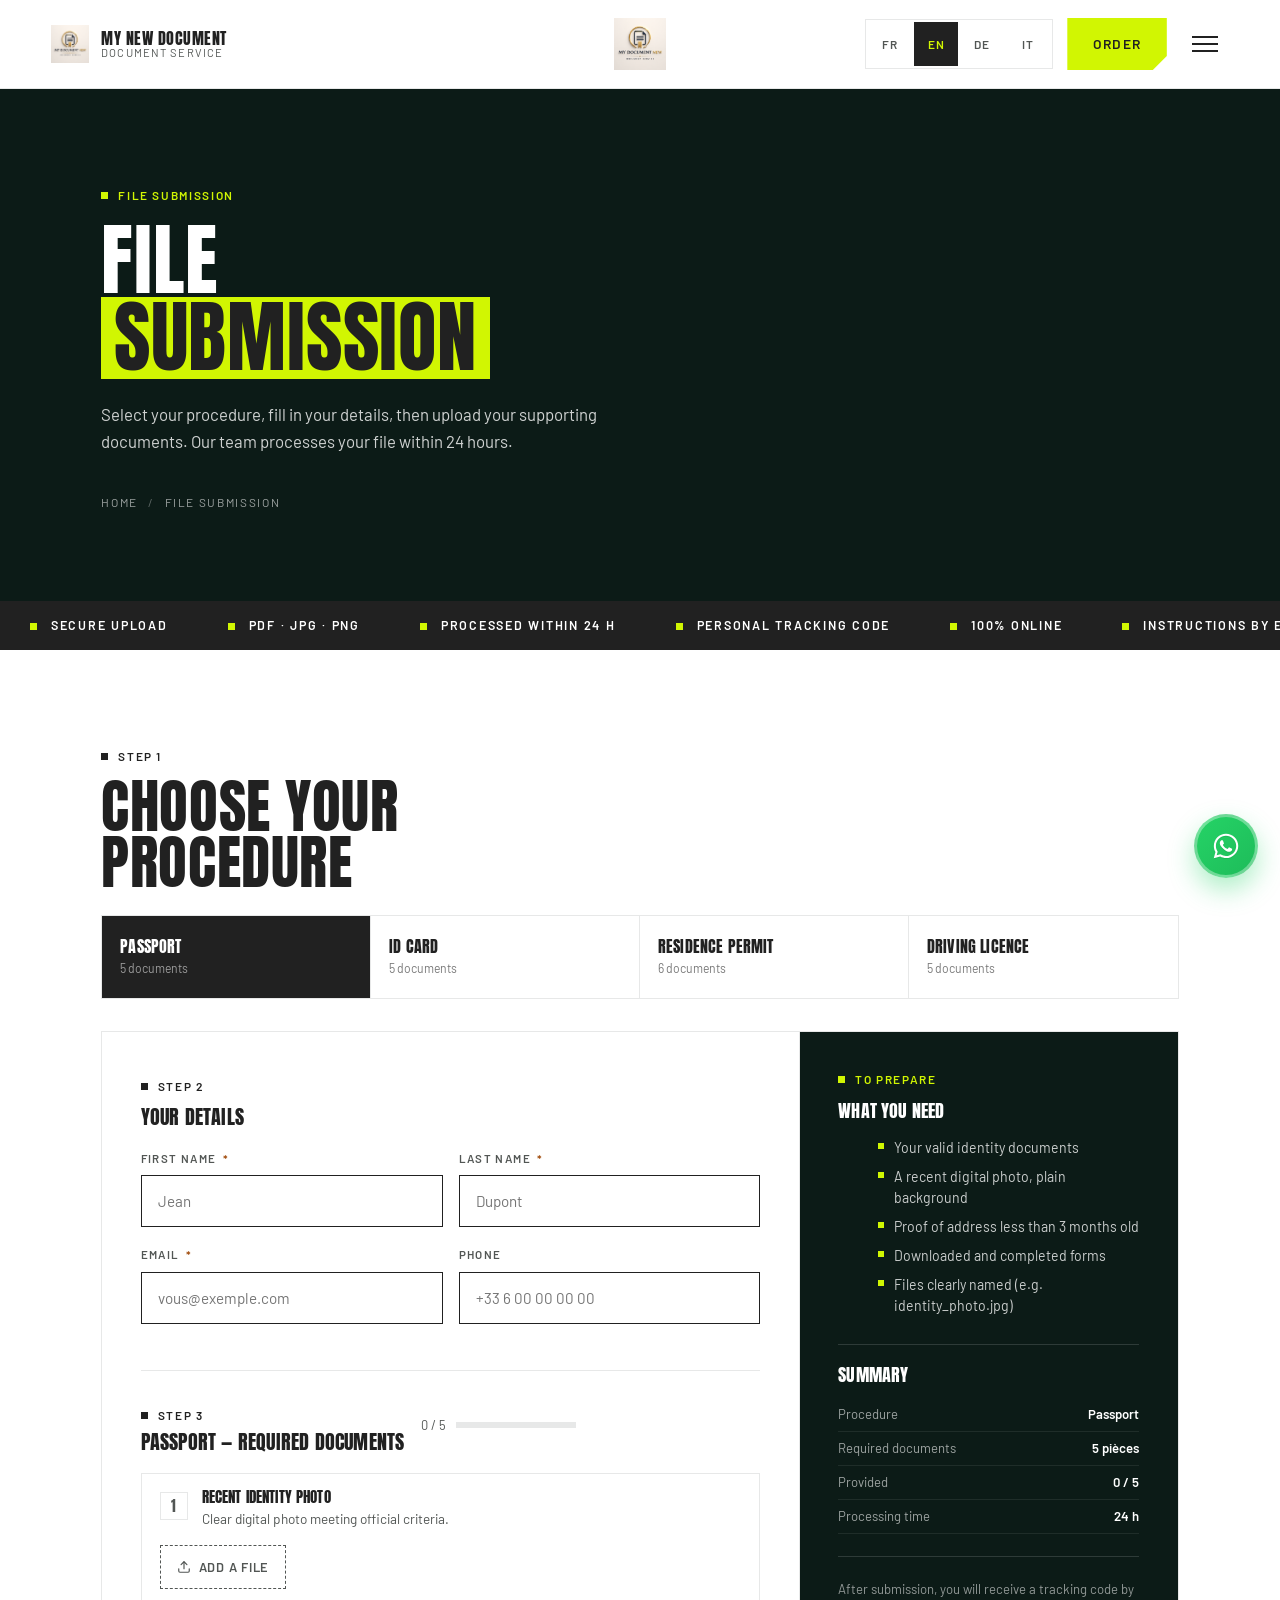
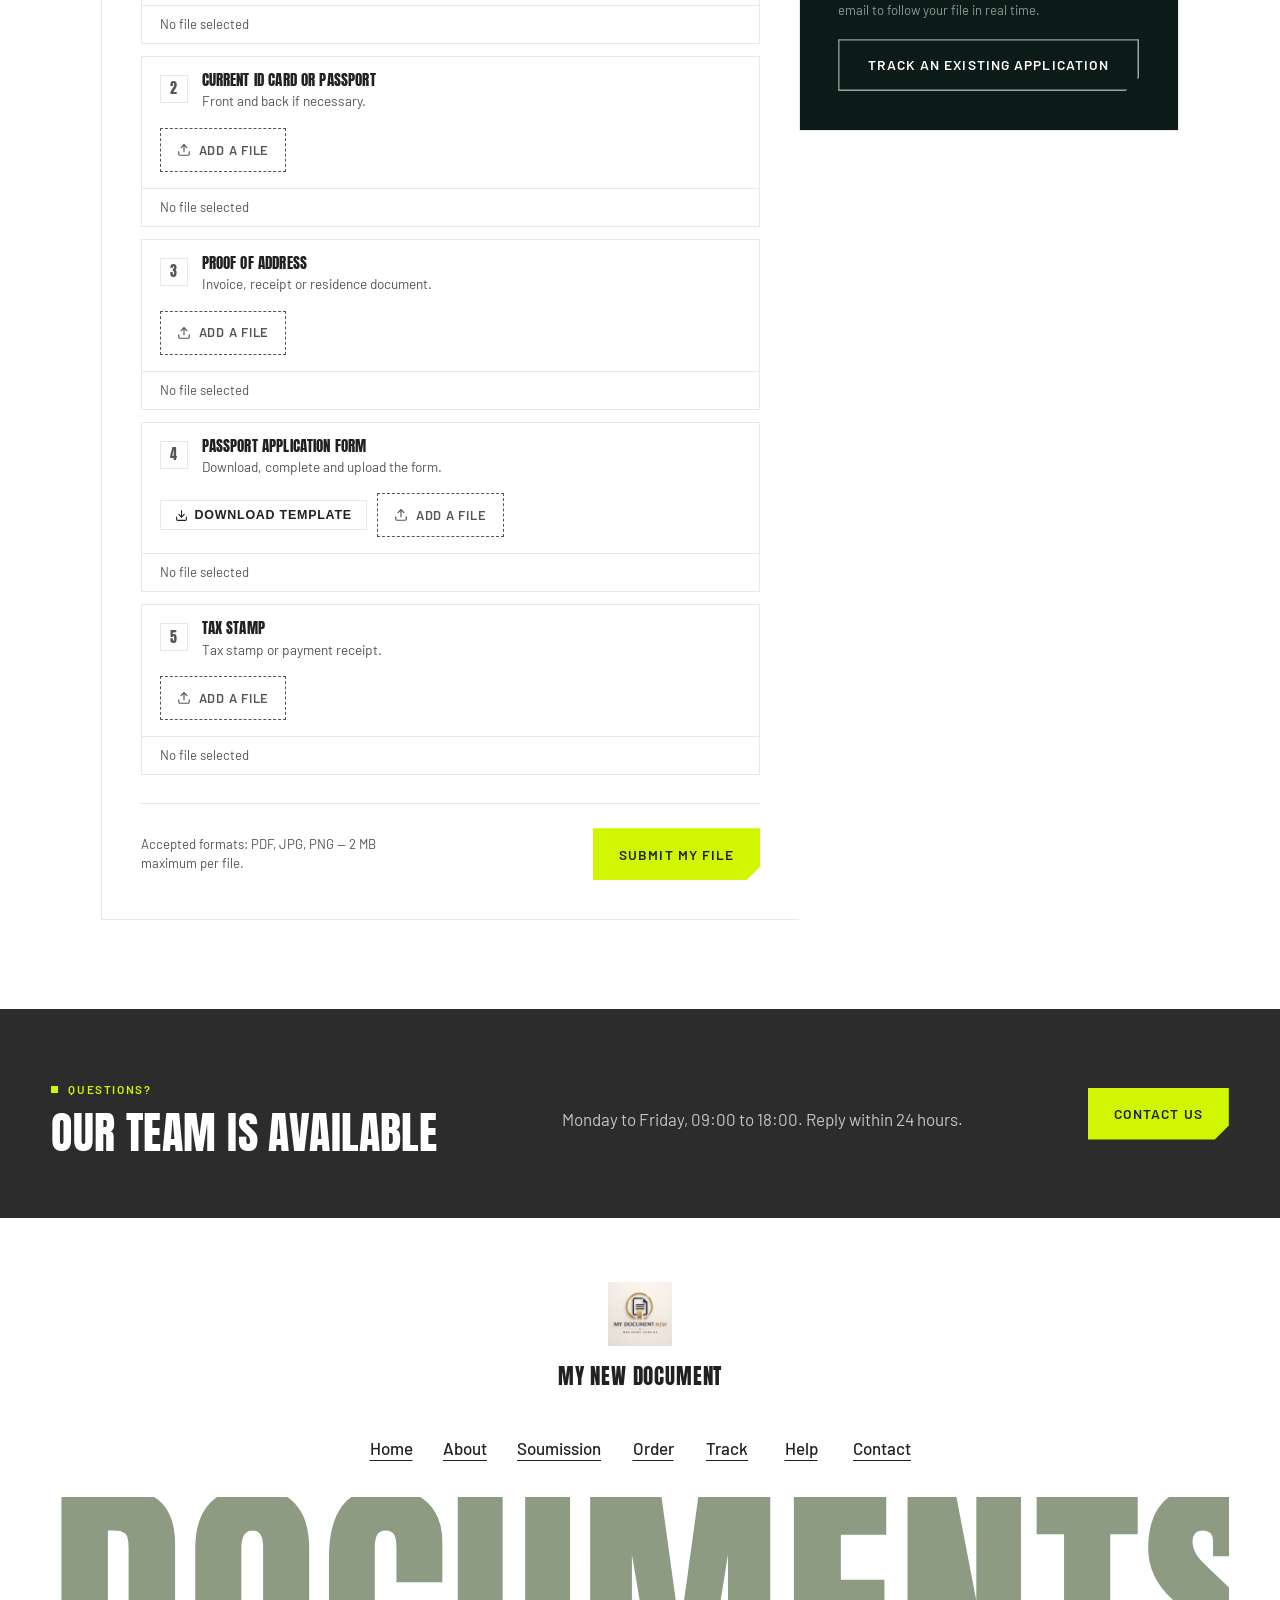
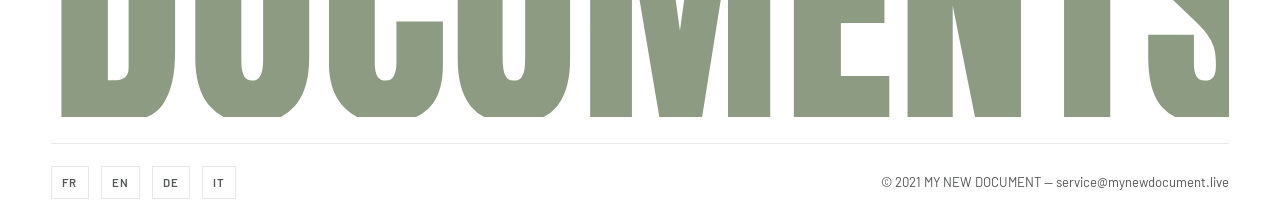
<file: soumission.html>
<!DOCTYPE html>
<html lang="fr">
<head>
<meta charset="utf-8">
<meta name="viewport" content="width=device-width,initial-scale=1">
<title id="docTitle">Soumission de dossier — MY NEW DOCUMENT</title>
<meta id="docDesc" name="description" content="Soumettez vos pièces justificatives en ligne pour votre passeport, carte d'identité, carte de séjour ou permis de conduire. Dossier suivi de A à Z.">
<link rel="icon" href="logo.png">
<link rel="stylesheet" href="theme.css">
<style>
/* ===== STYLES SPÉCIFIQUES SOUMISSION ===== */

/* Procédures */
.procedure-grid{display:grid;grid-template-columns:repeat(4,1fr);gap:0;border:1px solid var(--Tertiaire3);margin-bottom:32px}
.procedure-btn{background:var(--Primaire2);border:0;border-right:1px solid var(--Tertiaire3);
  padding:22px 18px;cursor:pointer;text-align:left;font-family:var(--font-body);
  transition:background .2s ease,color .2s ease;color:var(--Primaire1)}
.procedure-btn:last-child{border-right:0}
.procedure-btn:hover{background:var(--Tertiaire1)}
.procedure-btn.active{background:var(--Primaire1);color:var(--Primaire2)}
.procedure-btn h3{font-family:var(--font-display);font-size:1rem;text-transform:uppercase;line-height:1.1;margin-bottom:4px}
.procedure-btn small{font-size:.76rem;opacity:.6}
.procedure-btn.active small{opacity:.55}

/* Grid soumission */
.soum-grid{display:grid;grid-template-columns:1fr 380px;gap:0;align-items:start}
.soum-main{border:1px solid var(--Tertiaire3);border-right:0;padding:clamp(24px,3vw,40px)}
.soum-aside{border:1px solid var(--Tertiaire3);background:var(--Primaire3);color:var(--Primaire2);
  padding:clamp(24px,3vw,40px);position:sticky;top:calc(var(--header-h) + 24px)}

/* Champs */
.soum-field{display:flex;flex-direction:column;gap:8px;margin-bottom:18px}
.soum-field label{font-size:.72rem;font-weight:600;letter-spacing:.12em;text-transform:uppercase;color:var(--Secondaire4)}
.soum-field label .req{color:var(--Primaire5);margin-left:3px}
.soum-input{width:100%;min-height:52px;padding:0 16px;background:var(--Primaire2);
  color:var(--Primaire1);border:1px solid var(--Primaire1);border-radius:0;
  font-family:var(--font-body);font-size:.95rem;transition:box-shadow .2s ease}
.soum-input:focus{outline:none;box-shadow:inset 0 0 0 1px var(--Primaire1),0 0 0 3px rgba(209,246,2,.55)}
.soum-input.invalid{border-color:var(--Primaire5)}
.field-row-2{display:grid;grid-template-columns:1fr 1fr;gap:16px}

/* Séparateur de section */
.soum-sep{display:flex;align-items:center;gap:16px;margin:28px 0 22px;padding-top:28px;border-top:1px solid var(--Tertiaire3)}
.soum-sep h3{font-family:var(--font-display);font-size:1.1rem;text-transform:uppercase;flex:1}
.progress-pill{display:flex;align-items:center;gap:10px;font-size:.8rem;color:var(--Secondaire4)}
.progress-bar-wrap{width:120px;height:6px;background:var(--Tertiaire3);border-radius:0}
.progress-bar-fill{height:100%;background:var(--Primaire1);transition:width .3s ease}

/* Document items */
.doc-list{display:flex;flex-direction:column;gap:12px}
.doc-item{border:1px solid var(--Tertiaire3);background:var(--Primaire2)}
.doc-item.ready{border-color:var(--Primaire1);background:var(--Tertiaire1)}
.doc-item-head{display:flex;gap:14px;align-items:flex-start;padding:16px 18px}
.doc-num{width:28px;height:28px;border:1.5px solid var(--Tertiaire3);
  display:flex;align-items:center;justify-content:center;
  font-family:var(--font-display);font-size:.9rem;flex-shrink:0;margin-top:2px;
  font-weight:400;color:var(--Secondaire4);transition:background .2s,color .2s,border-color .2s}
.doc-item.ready .doc-num{background:var(--Primaire1);color:var(--Primaire2);border-color:var(--Primaire1)}
.doc-item h4{font-family:var(--font-display);font-size:.95rem;text-transform:uppercase;margin-bottom:4px}
.doc-item p{font-size:.85rem;color:var(--Secondaire4);line-height:1.5}
.doc-actions{display:flex;flex-wrap:wrap;align-items:center;gap:10px;padding:0 18px 16px}
.btn-download-tpl{display:inline-flex;align-items:center;gap:7px;font-size:.78rem;
  font-weight:600;letter-spacing:.06em;text-transform:uppercase;color:var(--Primaire1);
  text-decoration:none;padding:7px 14px;border:1px solid var(--Tertiaire3);
  background:var(--Primaire2);transition:background .2s,border-color .2s;cursor:pointer}
.btn-download-tpl:hover{background:var(--Tertiaire1);border-color:var(--Primaire1)}
.upload-zone label{display:flex;align-items:center;justify-content:center;gap:8px;
  min-height:44px;border:1px dashed var(--Secondaire4);
  padding:10px 16px;cursor:pointer;font-size:.8rem;font-weight:600;
  letter-spacing:.06em;text-transform:uppercase;color:var(--Secondaire4);
  transition:border-color .2s,background .2s;font-family:var(--font-body)}
.upload-zone label:hover{border-color:var(--Primaire1);color:var(--Primaire1);background:var(--Tertiaire1)}
.upload-zone input{display:none}
.file-name-display{display:flex;align-items:center;gap:8px;padding:8px 18px;
  font-size:.82rem;color:var(--Secondaire4);border-top:1px solid var(--Tertiaire3);min-height:18px}
.file-name-display strong{color:var(--Primaire1)}
.file-error{color:var(--Primaire5);font-size:.78rem;padding:0 18px 8px;display:none}
.file-error.visible{display:block}

/* Aside */
.soum-aside h3{font-family:var(--font-display);font-size:1.1rem;text-transform:uppercase;margin-bottom:16px}
.aside-checklist{list-style:none;display:flex;flex-direction:column;gap:8px;margin-bottom:28px}
.aside-checklist li{display:flex;align-items:flex-start;gap:10px;font-size:.88rem;color:rgba(255,255,255,.78);line-height:1.5}
.aside-checklist li::before{content:"";width:6px;height:6px;background:var(--Secondaire1);
  flex-shrink:0;margin-top:6px}
.aside-sep{border:0;border-top:1px solid rgba(255,255,255,.14);margin:22px 0}
.aside-stat{display:flex;justify-content:space-between;align-items:center;
  font-size:.82rem;color:rgba(255,255,255,.6);padding:6px 0;border-bottom:1px solid rgba(255,255,255,.08)}
.aside-stat strong{color:var(--Primaire2);font-weight:600}
.aside-stat:last-child{border-bottom:0}

/* Submit zone */
.submit-zone{display:flex;flex-wrap:wrap;align-items:center;justify-content:space-between;
  gap:16px;margin-top:28px;padding-top:24px;border-top:1px solid var(--Tertiaire3)}
.submit-note{font-size:.82rem;color:var(--Secondaire4);max-width:40ch;line-height:1.5}

/* Modale succès */
.success-overlay{position:fixed;inset:0;background:rgba(12,27,23,.75);backdrop-filter:blur(6px);
  display:none;align-items:center;justify-content:center;padding:24px;z-index:200}
.success-overlay.show{display:flex}
.success-modal{background:var(--Primaire2);max-width:520px;width:100%;padding:clamp(28px,4vw,48px);text-align:center}
.success-icon{width:72px;height:72px;border:2px solid var(--Primaire1);
  display:flex;align-items:center;justify-content:center;margin:0 auto 22px}
.success-icon svg{color:var(--Primaire1)}
.success-modal h2{font-family:var(--font-display);font-size:clamp(1.8rem,3vw,2.8rem);
  text-transform:uppercase;margin-bottom:12px}
.success-modal p{color:var(--Secondaire4);line-height:1.7;margin-bottom:20px;font-size:.95rem}
.tracking-pill{display:inline-block;background:var(--Primaire1);color:var(--Secondaire1);
  font-family:ui-monospace,monospace;font-size:.9rem;letter-spacing:.1em;
  padding:10px 20px;margin-bottom:24px}

/* Responsive */
@media(max-width:1000px){
  .soum-grid{grid-template-columns:1fr}
  .soum-aside{position:static;border-left:1px solid var(--Tertiaire3);border-top:0}
  .soum-main{border-right:1px solid var(--Tertiaire3)}
}
@media(max-width:700px){
  .procedure-grid{grid-template-columns:1fr 1fr}
  .procedure-btn{border-bottom:1px solid var(--Tertiaire3)}
  .field-row-2{grid-template-columns:1fr}
}
@media(max-width:400px){
  .procedure-grid{grid-template-columns:1fr}
}
</style>
</head>
<body>
<a class="skip" href="#main">Aller au contenu principal</a>

<!-- ===== HEADER FIXE ===== -->
<header class="site-header">
  <div class="wrap header-inner">
    <a class="brand" href="index.html" data-i18n-aria="brandAria">
      <img src="logo.png" alt="">
      <span class="brand-txt">
        <span class="brand-name">My New Document</span>
        <span class="brand-sub" data-i18n="brandSub">Service de documents</span>
      </span>
    </a>
    <img class="header-logo" src="logo.png" alt="">
    <div class="header-right">
      <div class="lang-switch" role="group" data-i18n-aria="langLabel">
        <button type="button" data-lang="fr" aria-pressed="true">FR</button>
        <button type="button" data-lang="en" aria-pressed="false">EN</button>
        <button type="button" data-lang="de" aria-pressed="false">DE</button>
        <button type="button" data-lang="it" aria-pressed="false">IT</button>
      </div>
      <a class="btn btn-accent" href="commander.html" data-i18n="navCta">Commander</a>
      <button class="burger" id="burger" aria-expanded="false" aria-controls="mega" data-i18n-aria="menuOpen">
        <span></span><span></span><span></span>
      </button>
    </div>
  </div>
</header>

<!-- ===== MÉGA-MENU PLEIN ÉCRAN ===== -->
<div class="mega" id="mega" role="dialog" aria-modal="true" data-i18n-aria="menuLabel">
  <button class="burger mega-close" id="megaClose" data-i18n-aria="menuClose">
    <span></span><span></span><span></span>
  </button>
  <nav class="mega-nav">
    <a class="mega-link" href="index.html"><i>01</i><span data-i18n="navHome">Accueil</span></a>
    <a class="mega-link" href="apropos.html"><i>02</i><span data-i18n="navAbout">À propos</span></a>
    <a class="mega-link" href="soumission.html"><i>03</i><span>Soumission</span></a>
    <a class="mega-link" href="commander.html"><i>04</i><span data-i18n="navOrder">Commander</span></a>
    <a class="mega-link" href="suivi.html"><i>05</i><span data-i18n="navTrack">Suivi</span></a>
    <a class="mega-link" href="aide.html"><i>06</i><span data-i18n="navHelp">Aide</span></a>
    <a class="mega-link" href="contact.html"><i>07</i><span data-i18n="navContact">Contact</span></a>
  </nav>
  <aside class="mega-aside">
    <span class="eyebrow on-dark" data-i18n="asideEyebrow">Documents administratifs</span>
    <h3 data-i18n="asideTitle">Votre demande en ligne, suivie de A à Z</h3>
    <p data-i18n="asideText">Passeport, carte d'identité, carte de séjour, permis de conduire. Instructions claires par email et code de suivi personnel.</p>
    <a class="btn btn-accent" href="commander.html" data-i18n="asideCta">Commencer ma demande</a>
    <a class="mail" href="mailto:service@mynewdocument.live">service@mynewdocument.live</a>
    <p style="font-size:.85rem;letter-spacing:.08em;text-transform:uppercase;color:rgba(255,255,255,.6);margin:0" data-i18n="asideHours">Lundi au vendredi · 09:00 – 18:00</p>
    <div class="lang-switch on-dark" role="group" data-i18n-aria="langLabel">
      <button type="button" data-lang="fr" aria-pressed="true">FR</button>
      <button type="button" data-lang="en" aria-pressed="false">EN</button>
      <button type="button" data-lang="de" aria-pressed="false">DE</button>
      <button type="button" data-lang="it" aria-pressed="false">IT</button>
    </div>
  </aside>
</div>

<main id="main" class="page-main">

  <!-- ===== BANDEAU DE TITRE ===== -->
  <section class="page-hero">
    <div class="wrap wrap-narrow">
      <span class="eyebrow on-dark" data-i18n="heroEyebrow">Dépôt de pièces</span>
      <h1 data-i18n-html="heroTitle">Soumission<br>de <span class="tbox accent">dossier</span></h1>
      <p class="lead" data-i18n="heroLead">Sélectionnez votre procédure, renseignez vos coordonnées, puis déposez vos pièces justificatives. Notre équipe traite votre dossier sous 24 h.</p>
      <nav class="crumbs" aria-label="Fil d'Ariane">
        <a href="index.html" data-i18n="navHome">Accueil</a>
        <span class="sep">/</span>
        <span data-i18n="heroPageName">Soumission de dossier</span>
      </nav>
    </div>
  </section>

  <!-- ===== MARQUEE ===== -->
  <div class="mq mq-info" aria-hidden="true" id="soumMarquee">
    <div class="mq-track">
      <span class="mq-item" data-i18n="mq1">Dépôt sécurisé</span><span class="mq-item">PDF · JPG · PNG</span>
      <span class="mq-item" data-i18n="mq2">Traitement sous 24 h</span><span class="mq-item" data-i18n="mq3">Code de suivi personnel</span>
      <span class="mq-item" data-i18n="mq4">100% en ligne</span><span class="mq-item" data-i18n="mq5">Instructions par email</span>
      <span class="mq-item" data-i18n="mq1">Dépôt sécurisé</span><span class="mq-item">PDF · JPG · PNG</span>
      <span class="mq-item" data-i18n="mq2">Traitement sous 24 h</span><span class="mq-item" data-i18n="mq3">Code de suivi personnel</span>
      <span class="mq-item" data-i18n="mq4">100% en ligne</span><span class="mq-item" data-i18n="mq5">Instructions par email</span>
    </div>
    <div class="mq-track">
      <span class="mq-item" data-i18n="mq1">Dépôt sécurisé</span><span class="mq-item">PDF · JPG · PNG</span>
      <span class="mq-item" data-i18n="mq2">Traitement sous 24 h</span><span class="mq-item" data-i18n="mq3">Code de suivi personnel</span>
      <span class="mq-item" data-i18n="mq4">100% en ligne</span><span class="mq-item" data-i18n="mq5">Instructions par email</span>
      <span class="mq-item" data-i18n="mq1">Dépôt sécurisé</span><span class="mq-item">PDF · JPG · PNG</span>
      <span class="mq-item" data-i18n="mq2">Traitement sous 24 h</span><span class="mq-item" data-i18n="mq3">Code de suivi personnel</span>
      <span class="mq-item" data-i18n="mq4">100% en ligne</span><span class="mq-item" data-i18n="mq5">Instructions par email</span>
    </div>
  </div>

  <!-- ===== FORMULAIRE ===== -->
  <section class="sec">
    <div class="wrap wrap-narrow">

      <!-- Sélection procédure -->
      <div class="sec-head reveal" style="margin-bottom:24px">
        <div>
          <span class="eyebrow" data-i18n="step1">Étape 1</span>
          <h2 style="margin-top:12px" data-i18n="step1Title">Choisissez votre procédure</h2>
        </div>
      </div>
      <div class="procedure-grid reveal" id="procedureGrid"></div>

      <!-- Grid principale -->
      <div class="soum-grid reveal">

        <!-- Colonne principale -->
        <div class="soum-main">

          <!-- Coordonnées -->
          <div class="sec-head" style="margin-bottom:22px">
            <div>
              <span class="eyebrow" data-i18n="step2">Étape 2</span>
              <h3 style="margin-top:10px;font-size:clamp(1.1rem,1.6vw,1.4rem)" data-i18n="step2Title">Vos coordonnées</h3>
            </div>
          </div>
          <div class="field-row-2">
            <div class="soum-field">
              <label for="firstName"><span data-i18n="labelFirst">Prénom</span> <span class="req">*</span></label>
              <input class="soum-input" id="firstName" type="text" placeholder="Jean" autocomplete="given-name">
            </div>
            <div class="soum-field">
              <label for="lastName"><span data-i18n="labelLast">Nom</span> <span class="req">*</span></label>
              <input class="soum-input" id="lastName" type="text" placeholder="Dupont" autocomplete="family-name">
            </div>
          </div>
          <div class="field-row-2">
            <div class="soum-field">
              <label for="email"><span data-i18n="labelEmail">Email</span> <span class="req">*</span></label>
              <input class="soum-input" id="email" type="email" placeholder="vous@exemple.com" autocomplete="email">
            </div>
            <div class="soum-field">
              <label for="phone"><span data-i18n="labelPhone">Téléphone</span></label>
              <input class="soum-input" id="phone" type="tel" placeholder="+33 6 00 00 00 00" autocomplete="tel">
            </div>
          </div>

          <!-- Documents -->
          <div class="soum-sep">
            <div>
              <span class="eyebrow" data-i18n="step3">Étape 3</span>
              <h3 id="docsTitle" style="margin-top:6px;font-size:clamp(1.1rem,1.6vw,1.4rem)" data-i18n="step3Title">Documents requis</h3>
            </div>
            <div class="progress-pill">
              <span id="progressLabel">0 / 0</span>
              <div class="progress-bar-wrap">
                <div class="progress-bar-fill" id="progressBar" style="width:0%"></div>
              </div>
            </div>
          </div>

          <div class="doc-list" id="docList"></div>

          <!-- Actions -->
          <div class="submit-zone">
            <p class="submit-note" data-i18n="submitNote">Formats acceptés : PDF, JPG, PNG — 2 Mo maximum par fichier.</p>
            <button class="btn btn-accent" id="submitBtn" type="button" disabled data-i18n="submitBtn">
              Soumettre mon dossier
            </button>
          </div>
        </div>

        <!-- Aside -->
        <aside class="soum-aside">
          <span class="eyebrow on-dark" style="margin-bottom:14px;display:flex" data-i18n="asideLabel">À préparer</span>
          <h3 data-i18n="asideNeedTitle">Ce dont vous<br>avez besoin</h3>
          <ul class="aside-checklist">
            <li data-i18n="asideL1">Vos documents d'identité en cours de validité</li>
            <li data-i18n="asideL2">Une photo numérique récente, fond uni</li>
            <li data-i18n="asideL3">Un justificatif de domicile de moins de 3 mois</li>
            <li data-i18n="asideL4">Les formulaires téléchargés et complétés</li>
            <li data-i18n="asideL5">Fichiers nommés clairement (ex. photo_identite.jpg)</li>
          </ul>
          <hr class="aside-sep">
          <h3 style="margin-bottom:14px" data-i18n="asideSummaryTitle">Récapitulatif</h3>
          <div class="aside-stat"><span data-i18n="asideProc">Procédure</span><strong id="asideProcedure">—</strong></div>
          <div class="aside-stat"><span data-i18n="asideReq">Documents requis</span><strong id="asideTotal">—</strong></div>
          <div class="aside-stat"><span data-i18n="asideProvided">Fournis</span><strong id="asideFournis">0</strong></div>
          <div class="aside-stat"><span data-i18n="asideDelay">Délai de traitement</span><strong>24 h</strong></div>
          <hr class="aside-sep">
          <p style="font-size:.82rem;color:rgba(255,255,255,.55);line-height:1.6" data-i18n="asideInfo">
            Après soumission, vous recevrez un code de suivi par email pour suivre votre dossier en temps réel.
          </p>
          <a class="btn btn-ghost" href="suivi.html" style="margin-top:18px;width:100%;justify-content:center" data-i18n="asideTrack">Suivre une demande existante</a>
        </aside>
      </div>

    </div>
  </section>

  <!-- ===== CTA BAS DE PAGE ===== -->
  <section class="page-cta">
    <div class="wrap page-cta-grid reveal">
      <div>
        <span class="eyebrow on-dark" data-i18n="ctaEyebrow">Questions ?</span>
        <h2 style="margin-top:12px" data-i18n="ctaTitle">Notre équipe est disponible</h2>
      </div>
      <p data-i18n="ctaText">Du lundi au vendredi, de 09:00 à 18:00. Réponse sous 24 h.</p>
      <a class="btn btn-accent" href="contact.html" data-i18n="ctaBtn">Nous contacter</a>
    </div>
  </section>

  <!-- ===== FOOTER ===== -->
  <footer class="site-footer">
    <div class="wrap">
      <div class="foot-brand reveal">
        <img src="logo.png" alt="">
        <span class="name">My New Document</span>
      </div>
      <nav class="footer-links" aria-label="Navigation du pied de page">
        <a href="index.html" data-i18n="navHome">Accueil</a>
        <a href="apropos.html" data-i18n="navAbout">À propos</a>
        <a href="soumission.html">Soumission</a>
        <a href="commander.html" data-i18n="navOrder">Commander</a>
        <a href="suivi.html" data-i18n="navTrack">Suivi</a>
        <a href="aide.html" data-i18n="navHelp">Aide</a>
        <a href="contact.html" data-i18n="navContact">Contact</a>
      </nav>
      <p class="giant-word" aria-hidden="true">Documents</p>
      <div class="foot-bottom">
        <span class="mini-logos" aria-hidden="true"><span>FR</span><span>EN</span><span>DE</span><span>IT</span></span>
        <span>© 2021 MY NEW DOCUMENT — service@mynewdocument.live</span>
      </div>
    </div>
  </footer>

</main>

<!-- ===== MODALE SUCCÈS ===== -->
<div class="success-overlay" id="successOverlay" role="dialog" aria-modal="true" aria-labelledby="successTitle">
  <div class="success-modal">
    <div class="success-icon">
      <svg viewBox="0 0 24 24" fill="none" stroke="currentColor" stroke-width="2" width="32" height="32" stroke-linecap="round" stroke-linejoin="round"><polyline points="20 6 9 17 4 12"/></svg>
    </div>
    <h2 id="successTitle" data-i18n="successTitle">Dossier envoyé</h2>
    <p data-i18n="successText">Votre demande a bien été enregistrée. Notre équipe vérifiera vos pièces et vous répondra dans les 24 heures.</p>
    <div class="tracking-pill" id="trackingCode">MND-000000</div>
    <p style="font-size:.82rem;color:var(--Secondaire4);margin-bottom:24px" data-i18n="successNote">Conservez ce code pour suivre l'avancement de votre dossier.</p>
    <div style="display:flex;gap:12px;justify-content:center;flex-wrap:wrap">
      <a class="btn btn-dark" href="suivi.html" data-i18n="successTrack">Suivre mon dossier</a>
      <button class="btn btn-accent" id="closeSuccess" data-i18n="successHome">Retour à l'accueil</button>
    </div>
  </div>
</div>

<!-- ===== FAB WHATSAPP ===== -->
<a class="fab" href="https://wa.me/4915212645028" target="_blank" rel="noopener" aria-label="WhatsApp">
  <svg viewBox="0 0 448 512" aria-hidden="true" fill="currentColor"><path d="M380.9 97.1C339 55.1 283.2 32 223.9 32c-122.4 0-222 99.6-222 222 0 39.1 10.2 77.3 29.6 111L0 480l117.7-30.9c32.4 17.7 68.9 27 106.1 27h.1c122.3 0 224.1-99.6 224.1-222 0-59.3-25.2-115-67.1-157zm-157 341.6c-33.2 0-65.7-8.9-94-25.7l-6.7-4-69.8 18.3L72 359.2l-4.4-7c-18.5-29.4-28.2-63.3-28.2-98.2 0-101.7 82.8-184.5 184.6-184.5 49.3 0 95.6 19.2 130.4 54.1 34.8 34.9 56.2 81.2 56.1 130.5 0 101.8-84.9 184.6-186.6 184.6zm101.2-138.2c-5.5-2.8-32.8-16.2-37.9-18-5.1-1.9-8.8-2.8-12.5 2.8-3.7 5.6-14.3 18-17.6 21.8-3.2 3.7-6.5 4.2-12 1.4-32.6-16.3-54-29.1-75.5-66-5.7-9.8 5.7-9.1 16.3-30.3 1.8-3.7.9-6.9-.5-9.7-1.4-2.8-12.5-30.1-17.1-41.2-4.5-10.8-9.1-9.3-12.5-9.5-3.2-.2-6.9-.2-10.6-.2-3.7 0-9.7 1.4-14.8 6.9-5.1 5.6-19.4 19-19.4 46.3 0 27.3 19.9 53.7 22.6 57.4 2.8 3.7 39.1 59.7 94.8 83.8 35.2 15.2 49 16.5 66.6 13.9 10.7-1.6 32.8-13.4 37.4-26.4 4.6-13 4.6-24.1 3.2-26.4-1.3-2.5-5-3.9-10.5-6.6z"/></svg>
</a>

<script src="theme.js"></script>
<script>
/* Initialisation du moteur i18n + menu + reveal */
MND.init({
  fr:{
    docTitle:"Soumission de dossier — MY NEW DOCUMENT",
    docDesc:"Soumettez vos pièces justificatives en ligne pour votre passeport, carte d'identité, carte de séjour ou permis de conduire.",
    brandAria:"MY NEW DOCUMENT, accueil", brandSub:"Service de documents",
    menuOpen:"Ouvrir le menu", menuClose:"Fermer le menu", menuLabel:"Menu principal",
    navHome:"Accueil", navAbout:"À propos", navOrder:"Commander", navTrack:"Suivi",
    navHelp:"Aide", navContact:"Contact", navCta:"Commander",
    heroEyebrow:"Dépôt de pièces",
    heroTitle:'Soumission<br>de <span class="tbox accent">dossier</span>',
    heroLead:"Sélectionnez votre procédure, renseignez vos coordonnées, puis déposez vos pièces justificatives. Notre équipe traite votre dossier sous 24 h.",
    heroPageName:"Soumission de dossier",
    mq1:"Dépôt sécurisé", mq2:"Traitement sous 24 h", mq3:"Code de suivi personnel", mq4:"100% en ligne", mq5:"Instructions par email",
    asideEyebrow:"Documents administratifs",
    asideTitle:"Votre demande en ligne, suivie de A à Z",
    asideText:"Passeport, carte d'identité, carte de séjour, permis de conduire. Instructions claires par email et code de suivi personnel.",
    asideCta:"Commencer ma demande", asideHours:"Lundi au vendredi · 09:00 – 18:00",
    footNavLabel:"Navigation de pied de page", giantWord:"Documents",
    step1:"Étape 1", step1Title:"Choisissez votre procédure",
    step2:"Étape 2", step2Title:"Vos coordonnées",
    step3:"Étape 3", step3Title:"Documents requis",
    labelFirst:"Prénom", labelLast:"Nom", labelEmail:"Email", labelPhone:"Téléphone",
    submitNote:"Formats acceptés : PDF, JPG, PNG — 2 Mo maximum par fichier.",
    submitBtn:"Soumettre mon dossier",
    asideLabel:"À préparer", asideNeedTitle:"Ce dont vous avez besoin",
    asideL1:"Vos documents d'identité en cours de validité",
    asideL2:"Une photo numérique récente, fond uni",
    asideL3:"Un justificatif de domicile de moins de 3 mois",
    asideL4:"Les formulaires téléchargés et complétés",
    asideL5:"Fichiers nommés clairement (ex. photo_identite.jpg)",
    asideSummaryTitle:"Récapitulatif", asideProc:"Procédure",
    asideReq:"Documents requis", asideProvided:"Fournis",
    asideDelay:"Délai de traitement", asideTrack:"Suivre une demande existante",
    asideInfo:"Après soumission, vous recevrez un code de suivi par email pour suivre votre dossier en temps réel.",
    ctaEyebrow:"Questions ?", ctaTitle:"Notre équipe est disponible",
    ctaText:"Du lundi au vendredi, de 09:00 à 18:00. Réponse sous 24 h.", ctaBtn:"Nous contacter",
    addFile:"Ajouter un fichier", replaceFile:"Remplacer le fichier", dlTemplate:"Télécharger le modèle",
    noFile:"Aucun fichier sélectionné", errSize:"Le fichier dépasse la limite de 2 Mo.",
    errFormat:"Format non accepté. Utilisez PDF, JPG ou PNG.",
    alertFields:"Veuillez renseigner vos prénom, nom et email.",
    alertDocs:"Veuillez fournir tous les documents obligatoires.",
    optional:"optionnel",
    successTitle:"Dossier envoyé",
    successText:"Votre demande a bien été enregistrée. Notre équipe vérifiera vos pièces et vous répondra dans les 24 heures.",
    successNote:"Conservez ce code pour suivre l'avancement de votre dossier.",
    successTrack:"Suivre mon dossier", successHome:"Retour à l'accueil"
  },
  en:{
    docTitle:"Submit your file — MY NEW DOCUMENT",
    docDesc:"Upload your supporting documents online for your passport, ID card, residence permit or driving licence.",
    brandSub:"Document service",
    menuOpen:"Open menu", menuClose:"Close menu", menuLabel:"Main menu",
    navHome:"Home", navAbout:"About", navOrder:"Order", navTrack:"Track",
    navHelp:"Help", navContact:"Contact", navCta:"Order",
    heroEyebrow:"File submission",
    heroTitle:'File<br><span class="tbox accent">submission</span>',
    heroLead:"Select your procedure, fill in your details, then upload your supporting documents. Our team processes your file within 24 hours.",
    heroPageName:"File submission",
    mq1:"Secure upload", mq2:"Processed within 24 h", mq3:"Personal tracking code", mq4:"100% online", mq5:"Instructions by email",
    asideEyebrow:"Administrative documents",
    asideTitle:"Your online application, tracked A to Z",
    asideText:"Passport, ID card, residence permit, driving licence. Clear instructions by email and a personal tracking code.",
    asideCta:"Start my application", asideHours:"Monday to Friday · 09:00 – 18:00",
    footNavLabel:"Footer navigation", giantWord:"Documents",
    step1:"Step 1", step1Title:"Choose your procedure",
    step2:"Step 2", step2Title:"Your details",
    step3:"Step 3", step3Title:"Required documents",
    labelFirst:"First name", labelLast:"Last name", labelEmail:"Email", labelPhone:"Phone",
    submitNote:"Accepted formats: PDF, JPG, PNG — 2 MB maximum per file.",
    submitBtn:"Submit my file",
    asideLabel:"To prepare", asideNeedTitle:"What you need",
    asideL1:"Your valid identity documents",
    asideL2:"A recent digital photo, plain background",
    asideL3:"Proof of address less than 3 months old",
    asideL4:"Downloaded and completed forms",
    asideL5:"Files clearly named (e.g. identity_photo.jpg)",
    asideSummaryTitle:"Summary", asideProc:"Procedure",
    asideReq:"Required documents", asideProvided:"Provided",
    asideDelay:"Processing time", asideTrack:"Track an existing application",
    asideInfo:"After submission, you will receive a tracking code by email to follow your file in real time.",
    ctaEyebrow:"Questions?", ctaTitle:"Our team is available",
    ctaText:"Monday to Friday, 09:00 to 18:00. Reply within 24 hours.", ctaBtn:"Contact us",
    addFile:"Add a file", replaceFile:"Replace file", dlTemplate:"Download template",
    noFile:"No file selected", errSize:"File exceeds the 2 MB limit.",
    errFormat:"Format not accepted. Use PDF, JPG or PNG.",
    alertFields:"Please fill in your first name, last name and email.",
    alertDocs:"Please provide all required documents.",
    optional:"optional",
    successTitle:"File submitted",
    successText:"Your application has been recorded. Our team will review your documents and get back to you within 24 hours.",
    successNote:"Keep this code to track your file.",
    successTrack:"Track my file", successHome:"Back to home"
  },
  de:{
    docTitle:"Unterlagen einreichen — MY NEW DOCUMENT",
    docDesc:"Reichen Sie Ihre Unterlagen online ein: Reisepass, Personalausweis, Aufenthaltstitel oder Führerschein.",
    brandSub:"Dokumentenservice",
    menuOpen:"Menü öffnen", menuClose:"Menü schließen", menuLabel:"Hauptmenü",
    navHome:"Startseite", navAbout:"Über uns", navOrder:"Bestellen", navTrack:"Verfolgen",
    navHelp:"Hilfe", navContact:"Kontakt", navCta:"Bestellen",
    heroEyebrow:"Unterlagen einreichen",
    heroTitle:'Einreichung<br>der <span class="tbox accent">Unterlagen</span>',
    heroLead:"Wählen Sie Ihr Verfahren, geben Sie Ihre Daten ein und laden Sie Ihre Unterlagen hoch. Unser Team bearbeitet Ihre Akte innerhalb von 24 Stunden.",
    heroPageName:"Unterlagen einreichen",
    mq1:"Sicherer Upload", mq2:"Bearbeitung innerhalb 24 h", mq3:"Persönlicher Tracking-Code", mq4:"100% online", mq5:"Anweisungen per E-Mail",
    asideEyebrow:"Amtliche Dokumente",
    asideTitle:"Ihr Online-Antrag, von A bis Z begleitet",
    asideText:"Reisepass, Personalausweis, Aufenthaltstitel, Führerschein. Klare Anweisungen per E-Mail und persönlicher Tracking-Code.",
    asideCta:"Antrag starten", asideHours:"Montag bis Freitag · 09:00 – 18:00",
    footNavLabel:"Fußzeilen-Navigation", giantWord:"Dokumente",
    step1:"Schritt 1", step1Title:"Verfahren auswählen",
    step2:"Schritt 2", step2Title:"Ihre Angaben",
    step3:"Schritt 3", step3Title:"Erforderliche Dokumente",
    labelFirst:"Vorname", labelLast:"Nachname", labelEmail:"E-Mail", labelPhone:"Telefon",
    submitNote:"Akzeptierte Formate: PDF, JPG, PNG — max. 2 MB pro Datei.",
    submitBtn:"Akte einreichen",
    asideLabel:"Vorzubereiten", asideNeedTitle:"Was Sie benötigen",
    asideL1:"Gültige Ausweisdokumente",
    asideL2:"Aktuelles digitales Foto, einfarbiger Hintergrund",
    asideL3:"Wohnsitznachweis, nicht älter als 3 Monate",
    asideL4:"Heruntergeladene und ausgefüllte Formulare",
    asideL5:"Dateien klar benennen (z.B. ausweis_foto.jpg)",
    asideSummaryTitle:"Zusammenfassung", asideProc:"Verfahren",
    asideReq:"Erforderliche Dokumente", asideProvided:"Eingereicht",
    asideDelay:"Bearbeitungszeit", asideTrack:"Bestehenden Antrag verfolgen",
    asideInfo:"Nach der Einreichung erhalten Sie per E-Mail einen Tracking-Code, um Ihre Akte in Echtzeit zu verfolgen.",
    ctaEyebrow:"Fragen?", ctaTitle:"Unser Team ist verfügbar",
    ctaText:"Montag bis Freitag, 09:00 bis 18:00 Uhr. Antwort innerhalb von 24 Stunden.", ctaBtn:"Kontakt aufnehmen",
    addFile:"Datei hinzufügen", replaceFile:"Datei ersetzen", dlTemplate:"Vorlage herunterladen",
    noFile:"Keine Datei ausgewählt", errSize:"Die Datei überschreitet das Limit von 2 MB.",
    errFormat:"Format nicht akzeptiert. Verwenden Sie PDF, JPG oder PNG.",
    alertFields:"Bitte geben Sie Vorname, Nachname und E-Mail ein.",
    alertDocs:"Bitte stellen Sie alle erforderlichen Dokumente bereit.",
    optional:"optional",
    successTitle:"Akte eingereicht",
    successText:"Ihr Antrag wurde erfasst. Unser Team prüft Ihre Unterlagen und antwortet Ihnen innerhalb von 24 Stunden.",
    successNote:"Bewahren Sie diesen Code auf, um Ihre Akte zu verfolgen.",
    successTrack:"Meine Akte verfolgen", successHome:"Zurück zur Startseite"
  },
  it:{
    docTitle:"Invio documenti — MY NEW DOCUMENT",
    docDesc:"Carica i tuoi documenti giustificativi online: passaporto, carta d'identità, permesso di soggiorno o patente.",
    brandSub:"Servizio documenti",
    menuOpen:"Apri menu", menuClose:"Chiudi menu", menuLabel:"Menu principale",
    navHome:"Home", navAbout:"Chi siamo", navOrder:"Ordina", navTrack:"Traccia",
    navHelp:"Aiuto", navContact:"Contatto", navCta:"Ordina",
    heroEyebrow:"Deposito documenti",
    heroTitle:'Invio del<br><span class="tbox accent">dossier</span>',
    heroLead:"Seleziona la tua procedura, inserisci i tuoi dati e carica i tuoi documenti giustificativi. Il nostro team elabora la tua pratica entro 24 ore.",
    heroPageName:"Invio del dossier",
    mq1:"Caricamento sicuro", mq2:"Elaborazione entro 24 h", mq3:"Codice di tracciamento personale", mq4:"100% online", mq5:"Istruzioni via email",
    asideEyebrow:"Documenti amministrativi",
    asideTitle:"La tua richiesta online, seguita dalla A alla Z",
    asideText:"Passaporto, carta d'identità, permesso di soggiorno, patente. Istruzioni chiare via email e codice di tracciamento personale.",
    asideCta:"Inizia la mia richiesta", asideHours:"Lunedì al venerdì · 09:00 – 18:00",
    footNavLabel:"Navigazione del piè di pagina", giantWord:"Documenti",
    step1:"Fase 1", step1Title:"Scegli la tua procedura",
    step2:"Fase 2", step2Title:"I tuoi dati",
    step3:"Fase 3", step3Title:"Documenti richiesti",
    labelFirst:"Nome", labelLast:"Cognome", labelEmail:"Email", labelPhone:"Telefono",
    submitNote:"Formati accettati: PDF, JPG, PNG — max 2 MB per file.",
    submitBtn:"Invia il mio dossier",
    asideLabel:"Da preparare", asideNeedTitle:"Cosa ti serve",
    asideL1:"I tuoi documenti d'identità in corso di validità",
    asideL2:"Una foto digitale recente, sfondo neutro",
    asideL3:"Prova di residenza di meno di 3 mesi",
    asideL4:"Moduli scaricati e compilati",
    asideL5:"File denominati chiaramente (es. foto_identita.jpg)",
    asideSummaryTitle:"Riepilogo", asideProc:"Procedura",
    asideReq:"Documenti richiesti", asideProvided:"Forniti",
    asideDelay:"Tempo di elaborazione", asideTrack:"Seguire una richiesta esistente",
    asideInfo:"Dopo l'invio, riceverai un codice di tracciamento via email per seguire il tuo dossier in tempo reale.",
    ctaEyebrow:"Domande?", ctaTitle:"Il nostro team è disponibile",
    ctaText:"Dal lunedì al venerdì, dalle 09:00 alle 18:00. Risposta entro 24 ore.", ctaBtn:"Contattaci",
    addFile:"Aggiungi un file", replaceFile:"Sostituisci file", dlTemplate:"Scarica modello",
    noFile:"Nessun file selezionato", errSize:"Il file supera il limite di 2 MB.",
    errFormat:"Formato non accettato. Usa PDF, JPG o PNG.",
    alertFields:"Si prega di inserire nome, cognome ed email.",
    alertDocs:"Si prega di fornire tutti i documenti obbligatori.",
    optional:"opzionale",
    successTitle:"Dossier inviato",
    successText:"La tua richiesta è stata registrata. Il nostro team verificherà i tuoi documenti e ti risponderà entro 24 ore.",
    successNote:"Conserva questo codice per seguire l'avanzamento del tuo dossier.",
    successTrack:"Segui il mio dossier", successHome:"Torna alla home"
  }
});
</script>
<script type="module">
"use strict";

/* ===== CONFIG FIREBASE ===== */
const FIREBASE_CONFIG = {
  apiKey:"AIzaSyBbeXGBV89c-qYvJb_VFUQFnMKIuc8XCic",
  authDomain:"my-new-document-29e20.firebaseapp.com",
  projectId:"my-new-document-29e20",
  storageBucket:"my-new-document-29e20.firebasestorage.app",
  messagingSenderId:"663011415857",
  appId:"1:663011415857:web:4baad8e8d58ae744be8210"
};

/* ===== PROCÉDURES ===== */
const PROCEDURES = {
  passport:{
    label:"Passeport",
    labels:{fr:"Passeport",en:"Passport",de:"Reisepass",it:"Passaporto"},
    docs:[
      {key:"photo",
        titles:{fr:"Photo d'identité récente",en:"Recent identity photo",de:"Aktuelles Lichtbild",it:"Foto recente"},
        notes:{fr:"Photo numérique claire et conforme aux critères officiels.",en:"Clear digital photo meeting official criteria.",de:"Klares digitales Foto gemäß den offiziellen Kriterien.",it:"Foto digitale chiara conforme ai criteri ufficiali."},
        required:true, types:["image/png","image/jpeg","application/pdf"]},
      {key:"current_id",
        titles:{fr:"Carte d'identité ou passeport actuel",en:"Current ID card or passport",de:"Aktuelle Personalausweis oder Reisepass",it:"Carta d'identità o passaporto attuale"},
        notes:{fr:"Recto et verso si nécessaire.",en:"Front and back if necessary.",de:"Vorder- und Rückseite falls erforderlich.",it:"Fronte e retro se necessario."},
        required:true, types:["image/png","image/jpeg","application/pdf"]},
      {key:"residency",
        titles:{fr:"Justificatif de domicile",en:"Proof of address",de:"Wohnsitznachweis",it:"Prova di residenza"},
        notes:{fr:"Facture, quittance ou document de résidence.",en:"Invoice, receipt or residence document.",de:"Rechnung, Quittung oder Wohnnachweis.",it:"Fattura, ricevuta o documento di residenza."},
        required:true, types:["image/png","image/jpeg","application/pdf"]},
      {key:"passport_form",
        titles:{fr:"Formulaire de demande de passeport",en:"Passport application form",de:"Reisepassantrag",it:"Modulo di richiesta passaporto"},
        notes:{fr:"Téléchargez, complétez puis importez le formulaire.",en:"Download, complete and upload the form.",de:"Formular herunterladen, ausfüllen und hochladen.",it:"Scarica, compila e carica il modulo."},
        required:true, types:["application/pdf","image/png","image/jpeg"],
        template:{name:"Formulaire_passeport", content:"FORMULAIRE DE DEMANDE DE PASSEPORT\n\nNom : ...\nPrénom : ...\nDate de naissance : ...\nLieu de naissance : ...\nAdresse : ...\n\nPièces à joindre :\n- Photo d'identité\n- Carte d'identité actuelle\n- Justificatif de domicile\n- Timbre fiscal\n\nDate et signature :"}},
      {key:"tax_stamp",
        titles:{fr:"Timbre fiscal",en:"Tax stamp",de:"Steuermarke",it:"Marca da bollo"},
        notes:{fr:"Timbre fiscal ou justificatif de paiement.",en:"Tax stamp or payment receipt.",de:"Steuermarke oder Zahlungsnachweis.",it:"Marca da bollo o giustificativo di pagamento."},
        required:true, types:["image/png","image/jpeg","application/pdf"]}
    ]
  },
  id_card:{
    label:"Carte d'identité",
    labels:{fr:"Carte d'identité",en:"ID Card",de:"Personalausweis",it:"Carta d'identità"},
    docs:[
      {key:"photo",
        titles:{fr:"Photo d'identité récente",en:"Recent identity photo",de:"Aktuelles Lichtbild",it:"Foto recente"},
        notes:{fr:"De face, sans filtre, fond uni.",en:"Front facing, no filter, plain background.",de:"Frontal, kein Filter, einfarbiger Hintergrund.",it:"Frontale, senza filtri, sfondo neutro."},
        required:true, types:["image/png","image/jpeg","application/pdf"]},
      {key:"old_id",
        titles:{fr:"Ancienne pièce d'identité",en:"Previous identity document",de:"Alter Ausweis",it:"Vecchio documento d'identità"},
        notes:{fr:"Carte d'identité ou passeport actuel.",en:"Current ID card or passport.",de:"Aktueller Personalausweis oder Reisepass.",it:"Carta d'identità o passaporto attuale."},
        required:true, types:["image/png","image/jpeg","application/pdf"]},
      {key:"residency",
        titles:{fr:"Justificatif de domicile",en:"Proof of address",de:"Wohnsitznachweis",it:"Prova di residenza"},
        notes:{fr:"Facture de moins de 3 mois.",en:"Invoice less than 3 months old.",de:"Rechnung, nicht älter als 3 Monate.",it:"Fattura di meno di 3 mesi."},
        required:true, types:["image/png","image/jpeg","application/pdf"]},
      {key:"birth",
        titles:{fr:"Acte de naissance (si requis)",en:"Birth certificate (if required)",de:"Geburtsurkunde (falls erforderlich)",it:"Atto di nascita (se richiesto)"},
        notes:{fr:"Seulement si votre situation l'exige.",en:"Only if your situation requires it.",de:"Nur wenn Ihre Situation es erfordert.",it:"Solo se la tua situazione lo richiede."},
        required:false, types:["image/png","image/jpeg","application/pdf"]},
      {key:"id_form",
        titles:{fr:"Formulaire de demande CNI",en:"ID card application form",de:"Personalausweisantrag",it:"Modulo richiesta carta d'identità"},
        notes:{fr:"Téléchargez, complétez puis importez.",en:"Download, complete and upload.",de:"Herunterladen, ausfüllen und hochladen.",it:"Scarica, compila e carica."},
        required:true, types:["application/pdf","image/png","image/jpeg"],
        template:{name:"Formulaire_CNI", content:"FORMULAIRE DE DEMANDE DE CARTE D'IDENTITÉ\n\nNom : ...\nPrénom : ...\nDate de naissance : ...\nAdresse : ...\n\nJe certifie l'exactitude des informations ci-dessus.\n\nDate et signature :"}}
    ]
  },
  residence_permit:{
    label:"Carte de séjour",
    labels:{fr:"Carte de séjour",en:"Residence Permit",de:"Aufenthaltstitel",it:"Permesso di soggiorno"},
    docs:[
      {key:"passport_origin",
        titles:{fr:"Passeport du pays d'origine",en:"Passport from country of origin",de:"Reisepass des Herkunftslandes",it:"Passaporto del paese d'origine"},
        notes:{fr:"Version scannée ou photo lisible.",en:"Scanned version or readable photo.",de:"Gescannte Version oder lesbares Foto.",it:"Versione scansionata o foto leggibile."},
        required:true, types:["image/png","image/jpeg","application/pdf"]},
      {key:"photo",
        titles:{fr:"Photo d'identité récente",en:"Recent identity photo",de:"Aktuelles Lichtbild",it:"Foto recente"},
        notes:{fr:"Format standard, fond uni, sans reflets.",en:"Standard format, plain background, no glare.",de:"Standardformat, einfarbiger Hintergrund, kein Glanz.",it:"Formato standard, sfondo neutro, senza riflessi."},
        required:true, types:["image/png","image/jpeg","application/pdf"]},
      {key:"residency",
        titles:{fr:"Justificatif de domicile",en:"Proof of address",de:"Wohnsitznachweis",it:"Prova di residenza"},
        notes:{fr:"Adresse en cours de résidence.",en:"Current residential address.",de:"Aktuelle Wohnadresse.",it:"Indirizzo di residenza attuale."},
        required:true, types:["image/png","image/jpeg","application/pdf"]},
      {key:"resources",
        titles:{fr:"Justificatif de ressources",en:"Proof of income",de:"Einkommensnachweis",it:"Giustificativo di reddito"},
        notes:{fr:"Relevé bancaire, salaire ou document officiel.",en:"Bank statement, salary slip or official document.",de:"Kontoauszug, Gehaltsnachweis oder offizielles Dokument.",it:"Estratto conto, busta paga o documento ufficiale."},
        required:true, types:["image/png","image/jpeg","application/pdf"]},
      {key:"health",
        titles:{fr:"Attestation d'assurance maladie",en:"Health insurance certificate",de:"Krankenversicherungsnachweis",it:"Attestazione assicurazione sanitaria"},
        notes:{fr:"Document valide de l'assureur.",en:"Valid document from the insurer.",de:"Gültiges Dokument des Versicherers.",it:"Documento valido dell'assicuratore."},
        required:true, types:["image/png","image/jpeg","application/pdf"]},
      {key:"residence_form",
        titles:{fr:"Formulaire de demande",en:"Application form",de:"Antragsformular",it:"Modulo di richiesta"},
        notes:{fr:"Téléchargez, complétez puis importez.",en:"Download, complete and upload.",de:"Herunterladen, ausfüllen und hochladen.",it:"Scarica, compila e carica."},
        required:true, types:["application/pdf","image/png","image/jpeg"],
        template:{name:"Formulaire_carte_sejour", content:"FORMULAIRE DE DEMANDE DE CARTE DE SÉJOUR\n\nNom : ...\nPrénom : ...\nNationalité : ...\nDate d'arrivée : ...\nAdresse : ...\nMotif de séjour : ...\n\nDate et signature :"}}
    ]
  },
  driving_license:{
    label:"Permis de conduire",
    labels:{fr:"Permis de conduire",en:"Driving Licence",de:"Führerschein",it:"Patente di guida"},
    docs:[
      {key:"photo",
        titles:{fr:"Photo d'identité récente",en:"Recent identity photo",de:"Aktuelles Lichtbild",it:"Foto recente"},
        notes:{fr:"Photo frontale conforme aux critères.",en:"Front-facing photo meeting criteria.",de:"Frontales Foto gemäß den Kriterien.",it:"Foto frontale conforme ai criteri."},
        required:true, types:["image/png","image/jpeg","application/pdf"]},
      {key:"identity",
        titles:{fr:"Pièce d'identité",en:"Identity document",de:"Ausweis",it:"Documento d'identità"},
        notes:{fr:"Carte d'identité ou passeport valide.",en:"Valid ID card or passport.",de:"Gültiger Personalausweis oder Reisepass.",it:"Carta d'identità o passaporto valido."},
        required:true, types:["image/png","image/jpeg","application/pdf"]},
      {key:"residency",
        titles:{fr:"Justificatif de domicile",en:"Proof of address",de:"Wohnsitznachweis",it:"Prova di residenza"},
        notes:{fr:"Électricité, téléphone, bail ou facture.",en:"Electricity, phone, lease or invoice.",de:"Strom, Telefon, Mietvertrag oder Rechnung.",it:"Elettricità, telefono, affitto o fattura."},
        required:true, types:["image/png","image/jpeg","application/pdf"]},
      {key:"medical",
        titles:{fr:"Certificat médical",en:"Medical certificate",de:"Ärztliches Attest",it:"Certificato medico"},
        notes:{fr:"Document attestant la conformité médicale.",en:"Document certifying medical fitness.",de:"Dokument zur ärztlichen Bestätigung.",it:"Documento che attesta l'idoneità medica."},
        required:true, types:["image/png","image/jpeg","application/pdf"]},
      {key:"license",
        titles:{fr:"Copie du permis actuel (renouvellement)",en:"Copy of current licence (renewal)",de:"Kopie des aktuellen Führerscheins (Verlängerung)",it:"Copia della patente attuale (rinnovo)"},
        notes:{fr:"À fournir uniquement pour un renouvellement.",en:"Required only for renewal.",de:"Nur bei Verlängerung erforderlich.",it:"Richiesta solo per il rinnovo."},
        required:true, types:["image/png","image/jpeg","application/pdf"]}
    ]
  }
};

const MAX_SIZE = 2 * 1024 * 1024;
const STORAGE_KEY = "mnd_submissions";
let selectedProc = "passport";
let uploadedFiles = {};
let db = null, storage = null, firebaseReady = false;

/* ===== FIREBASE ===== */
async function initFirebase(){
  if(firebaseReady) return;
  try{
    const { initializeApp }=await import("https://www.gstatic.com/firebasejs/10.12.2/firebase-app.js");
    const { getFirestore, doc, setDoc, serverTimestamp }=await import("https://www.gstatic.com/firebasejs/10.12.2/firebase-firestore.js");
    const { getStorage, ref, uploadBytes, getDownloadURL }=await import("https://www.gstatic.com/firebasejs/10.12.2/firebase-storage.js");
    const app=initializeApp(FIREBASE_CONFIG);
    db=getFirestore(app); storage=getStorage(app);
    window._mndFB={ doc, setDoc, serverTimestamp, ref, uploadBytes, getDownloadURL };
    firebaseReady=true;
  }catch(e){ console.warn("Firebase indisponible — fallback localStorage.",e); }
}

/* ===== RENDER PROCÉDURES ===== */
function renderProcedures(){
  var lang=MND.getLang()||'fr';
  var grid=document.getElementById("procedureGrid");
  grid.innerHTML=Object.entries(PROCEDURES).map(([key,val])=>{
    var label=(val.labels&&val.labels[lang])||val.label;
    var docCount=val.docs.length;
    var docWord=docCount>1?(lang==='de'?'Dokumente':lang==='it'?'documenti':'documents'):(lang==='de'?'Dokument':lang==='it'?'documento':'document');
    return `<button class="procedure-btn${selectedProc===key?" active":""}" type="button" data-proc="${key}">
      <h3>${label}</h3>
      <small>${docCount} ${docWord}</small>
    </button>`;
  }).join("");
  grid.querySelectorAll(".procedure-btn").forEach(btn=>{
    btn.addEventListener("click",()=>{
      selectedProc=btn.dataset.proc;
      uploadedFiles={};
      renderProcedures();
      renderDocs();
      updateAside();
    });
  });
}

/* ===== RENDER DOCUMENTS ===== */
function renderDocs(){
  const proc=PROCEDURES[selectedProc];
  const lang=MND.getLang()||'fr';
  const addTxt=MND.t('addFile')||'Ajouter un fichier';
  const replaceTxt=MND.t('replaceFile')||'Remplacer le fichier';
  const dlTxt=MND.t('dlTemplate')||'Télécharger le modèle';
  const noFileTxt=MND.t('noFile')||'Aucun fichier sélectionné';
  const optTxt=MND.t('optional')||'optionnel';
  const PROC_TITLES={
    passport:    {fr:"Passeport — documents requis",       en:"Passport — required documents",       de:"Reisepass — erforderliche Dokumente",    it:"Passaporto — documenti richiesti"},
    id_card:     {fr:"Carte d'identité — documents requis",en:"ID Card — required documents",        de:"Personalausweis — erforderliche Dokumente",it:"Carta d'identità — documenti richiesti"},
    residence_permit:{fr:"Carte de séjour — documents requis",en:"Residence Permit — required documents",de:"Aufenthaltstitel — erforderliche Dokumente",it:"Permesso di soggiorno — documenti richiesti"},
    driving_license: {fr:"Permis de conduire — documents requis",en:"Driving Licence — required documents",de:"Führerschein — erforderliche Dokumente",it:"Patente — documenti richiesti"}
  };
  const titleEl=document.getElementById("docsTitle");
  if(titleEl) titleEl.textContent=(PROC_TITLES[selectedProc]&&PROC_TITLES[selectedProc][lang])||proc.label;
  const list=document.getElementById("docList");
  list.innerHTML=proc.docs.map((doc,i)=>{
    const done=!!uploadedFiles[doc.key];
    const inputId=`file-${doc.key}`;
    const docTitle=doc.titles?doc.titles[lang]||doc.title:doc.title;
    const docNote=doc.notes?doc.notes[lang]||doc.note:doc.note;
    return `
    <div class="doc-item${done?" ready":""}" data-key="${doc.key}">
      <div class="doc-item-head">
        <div class="doc-num">${done?`<svg viewBox="0 0 24 24" fill="none" stroke="currentColor" stroke-width="2.5" width="13" height="13" stroke-linecap="round" stroke-linejoin="round"><polyline points="20 6 9 17 4 12"/></svg>`:i+1}</div>
        <div>
          <h4>${docTitle}${doc.required===false?` <span style='font-size:.7rem;font-weight:400;text-transform:none;opacity:.6'>(${optTxt})</span>`:""}</h4>
          <p>${docNote}</p>
        </div>
      </div>
      <div class="doc-actions">
        ${doc.template?`<button class="btn-download-tpl" data-tpl="${doc.key}" type="button">
          <svg viewBox="0 0 24 24" fill="none" stroke="currentColor" stroke-width="2" width="13" height="13" stroke-linecap="round" stroke-linejoin="round"><path d="M21 15v4a2 2 0 0 1-2 2H5a2 2 0 0 1-2-2v-4"/><polyline points="7 10 12 15 17 10"/><line x1="12" y1="15" x2="12" y2="3"/></svg>
          ${dlTxt}</button>`:""}
        <div class="upload-zone">
          <label for="${inputId}">
            <svg viewBox="0 0 24 24" fill="none" stroke="currentColor" stroke-width="2" width="14" height="14" stroke-linecap="round" stroke-linejoin="round"><path d="M21 15v4a2 2 0 0 1-2 2H5a2 2 0 0 1-2-2v-4"/><polyline points="17 8 12 3 7 8"/><line x1="12" y1="3" x2="12" y2="15"/></svg>
            ${done?replaceTxt:addTxt}
          </label>
          <input id="${inputId}" type="file" data-key="${doc.key}" accept="${doc.types.join(",")}">
        </div>
      </div>
      <div class="file-name-display" id="meta-${doc.key}">
        ${done?`<svg viewBox="0 0 24 24" fill="none" stroke="currentColor" stroke-width="2" width="12" height="12" stroke-linecap="round" stroke-linejoin="round"><polyline points="20 6 9 17 4 12"/></svg> <strong>${uploadedFiles[doc.key].name}</strong>`:noFileTxt}
      </div>
      <div class="file-error" id="err-${doc.key}"></div>
    </div>`;
  }).join("");

  // Events upload
  list.querySelectorAll("input[type=file]").forEach(input=>{
    input.addEventListener("change",e=>handleFile(e,proc));
  });
  // Events template
  list.querySelectorAll("[data-tpl]").forEach(btn=>{
    btn.addEventListener("click",()=>{
      const doc=proc.docs.find(d=>d.key===btn.dataset.tpl);
      if(!doc?.template) return;
      const blob=new Blob([doc.template.content],{type:"text/plain;charset=utf-8"});
      const url=URL.createObjectURL(blob);
      const a=document.createElement("a"); a.href=url; a.download=doc.template.name+".txt"; a.click();
      URL.revokeObjectURL(url);
    });
  });
  updateProgress();
}

/* ===== UPLOAD ===== */
function handleFile(e, proc){
  const input=e.target;
  const file=input.files[0];
  const key=input.dataset.key;
  const doc=proc.docs.find(d=>d.key===key);
  const errEl=document.getElementById("err-"+key);
  if(!doc) return;
  errEl.textContent=""; errEl.classList.remove("visible");
  if(!file){ delete uploadedFiles[key]; updateProgress(); updateAside(); return; }
  if(file.size>MAX_SIZE){ errEl.textContent=MND.t('errSize')||"Le fichier dépasse la limite de 2 Mo."; errEl.classList.add("visible"); input.value=""; return; }
  const ok=doc.types.includes(file.type)||doc.types.some(t=>file.name.toLowerCase().endsWith(t.replace("image/",".")));
  if(!ok){ errEl.textContent=MND.t('errFormat')||"Format non accepté. Utilisez PDF, JPG ou PNG."; errEl.classList.add("visible"); input.value=""; return; }
  const reader=new FileReader();
  reader.onload=()=>{
    uploadedFiles[key]={name:file.name,size:file.size,type:file.type,dataUrl:reader.result};
    renderDocs(); updateAside();
  };
  reader.readAsDataURL(file);
}

/* ===== PROGRESS ===== */
function updateProgress(){
  const proc=PROCEDURES[selectedProc];
  const required=proc.docs.filter(d=>d.required!==false);
  const provided=required.filter(d=>uploadedFiles[d.key]).length;
  const pct=required.length?Math.round(provided/required.length*100):0;
  document.getElementById("progressBar").style.width=pct+"%";
  document.getElementById("progressLabel").textContent=`${provided} / ${required.length}`;
  const valid=provided===required.length && checkFields();
  document.getElementById("submitBtn").disabled=!valid;
}

function checkFields(){
  const fn=document.getElementById("firstName").value.trim();
  const ln=document.getElementById("lastName").value.trim();
  const em=document.getElementById("email").value.trim();
  return fn&&ln&&/^[^\s@]+@[^\s@]+\.[^\s@]+$/.test(em);
}

["firstName","lastName","email","phone"].forEach(id=>{
  document.getElementById(id).addEventListener("input",()=>{ updateProgress(); updateAside(); });
});

/* ===== ASIDE ===== */
function updateAside(){
  const proc=PROCEDURES[selectedProc];
  const lang=MND.getLang()||'fr';
  const required=proc.docs.filter(d=>d.required!==false);
  const provided=required.filter(d=>uploadedFiles[d.key]).length;
  document.getElementById("asideProcedure").textContent=(proc.labels&&proc.labels[lang])||proc.label;
  document.getElementById("asideTotal").textContent=required.length+" "+(lang==='de'?'Stück':lang==='it'?'pezzi':'pièce'+(required.length>1?"s":""));
  document.getElementById("asideFournis").textContent=provided+" / "+required.length;
}

/* ===== SUBMIT ===== */
function genTracking(){ return "MND-"+Date.now().toString().slice(-8); }

async function submitDossier(){
  const fn=document.getElementById("firstName").value.trim();
  const ln=document.getElementById("lastName").value.trim();
  const em=document.getElementById("email").value.trim();
  const ph=document.getElementById("phone").value.trim();
  const proc=PROCEDURES[selectedProc];
  const tracking=genTracking();
  const record={
    id:Date.now(), trackingCode:tracking, procedure:proc.label,
    applicantName:fn+" "+ln, applicantFirstName:fn, applicantLastName:ln,
    applicantEmail:em, applicantPhone:ph,
    submittedAt:new Date().toISOString(),
    files:Object.entries(uploadedFiles).map(([k,f])=>({key:k,name:f.name,type:f.type,size:f.size,dataUrl:f.dataUrl}))
  };
  const btn=document.getElementById("submitBtn");
  btn.disabled=true;
  btn.textContent="Envoi en cours…";
  try{
    await initFirebase();
    if(db&&storage&&window._mndFB){
      await saveFirebase(record, fn, ln, em, ph, proc, tracking);
    } else {
      saveLocal(record);
    }
  }catch(err){
    console.error(err);
    saveLocal(record);
  }
  document.getElementById("trackingCode").textContent=tracking;
  document.getElementById("successOverlay").classList.add("show");
  btn.textContent="Soumettre mon dossier";
  ["firstName","lastName","email","phone"].forEach(id=>{ document.getElementById(id).value=""; });
  uploadedFiles={};
  renderDocs(); updateAside();
}

async function saveFirebase(record, fn, ln, em, ph, proc, tracking){
  const {doc:fDoc,setDoc,serverTimestamp,ref:storageRef,uploadBytes,getDownloadURL}=window._mndFB;
  const fileList=[];
  for(const [key,file] of Object.entries(uploadedFiles)){
    const blob=await fetch(file.dataUrl).then(r=>r.blob());
    const ext=(file.name.split(".").pop()||"bin").toLowerCase();
    const fRef=storageRef(storage,`soumissions/${tracking}/${key}-${Date.now()}.${ext}`);
    await uploadBytes(fRef,blob);
    const url=await getDownloadURL(fRef);
    fileList.push({key,name:file.name,type:file.type,size:file.size,url});
  }
  const submission={...record,files:fileList,createdAt:serverTimestamp(),status:"Soumis",
    applicantName:fn+" "+ln,applicantEmail:em};
  await setDoc(fDoc(db,"soumissions",tracking),submission);
  const demand={
    trackingNumber:tracking,documentType:Object.keys(PROCEDURES).find(k=>PROCEDURES[k].label===proc.label)||"",
    documentTypeName:proc.label,status:"Soumis",
    commonFields:{firstName:fn,lastName:ln,email:em,phone:ph,street:"",zip:"",city:"",country:"",language:"fr"},
    statusHistory:[{status:"Soumis",date:new Date().toISOString(),comment:"Dossier soumis en ligne"}],
    createdAt:serverTimestamp(),files:fileList
  };
  await setDoc(fDoc(db,"demandes",tracking),demand);
}

function saveLocal(record){
  const bucket=JSON.parse(localStorage.getItem(STORAGE_KEY)||"[]");
  bucket.unshift(record);
  localStorage.setItem(STORAGE_KEY,JSON.stringify(bucket));
}

document.getElementById("submitBtn").addEventListener("click",async()=>{
  if(!checkFields()){ alert(MND.t('alertFields')||"Veuillez renseigner vos prénom, nom et email."); return; }
  const proc=PROCEDURES[selectedProc];
  const required=proc.docs.filter(d=>d.required!==false);
  if(required.some(d=>!uploadedFiles[d.key])){ alert(MND.t('alertDocs')||"Veuillez fournir tous les documents obligatoires."); return; }
  await submitDossier();
});

document.getElementById("closeSuccess").addEventListener("click",()=>{
  document.getElementById("successOverlay").classList.remove("show");
  window.location.href="index.html";
});

/* ===== INIT ===== */
renderProcedures();
renderDocs();
updateAside();

/* Re-render quand la langue change */
MND.onLang(function(){
  renderProcedures();
  renderDocs();
  updateAside();
  /* Modale succès */
  var t=MND.t.bind(MND)||function(k){return k;};
  var sTitle=document.getElementById('successTitle');
  var sText=document.querySelector('.success-modal p');
  var sNote=document.querySelector('.success-modal p:last-of-type');
  if(sTitle) sTitle.textContent=MND.t('successTitle')||'';
  /* Boutons modale */
  var btnTrack=document.querySelector('.success-modal a.btn');
  var btnHome=document.getElementById('closeSuccess');
  if(btnTrack) btnTrack.textContent=MND.t('successTrack')||'';
  if(btnHome) btnHome.textContent=MND.t('successHome')||'';
});
</script>
</body>
</html>
</file>
<file: theme.css>
/* =========================================================================
   MY NEW DOCUMENT — theme.css
   Système de design partagé par toutes les pages du site.

   Sections 1 → 18 : socle commun, extrait à l identique de index.html
                     (tokens, typographie Anton/Barlow auto-hébergée,
                      signatures visuelles, header, méga-menu, hero,
                      marquees, footer, FAB, sélecteur de langue).
   Sections 19 → 21 : composants spécifiques aux pages intérieures
                      (bandeaux de titre, panneaux, formulaires, FAQ,
                      timeline de suivi, tableaux admin, modale, toast).

   Fichier lié par index.html, apropos.html, commander.html, suivi.html,
   aide.html, contact.html et admin.html.
   ========================================================================= */

/* ===== 1. TOKENS ===== */
:root{
  --Primaire1:#212121;  /* texte principal / noir doux */
  --Primaire2:#ffffff;  /* fond clair */
  --Primaire3:#0c1b17;  /* vert très sombre (asides, overlays) */
  --Primaire4:#547c89;  /* bleu-gris (bloc réserve) */
  --Primaire5:#a04a0a;  /* orange brûlé (mot accentué titres) */
  --Secondaire1:#d1f602; /* JAUNE-VERT ACIDE = accent signature (CTA) */
  --Secondaire2:#484f43; /* vert kaki foncé (blocs quiz/newsletter) */
  --Secondaire3:#2c2c2c; /* gris anthracite (footer-cta) */
  --Secondaire4:#525654; /* gris texte secondaire */
  --Tertiaire1:#e4e1d8; /* beige clair (fond section postes) */
  --Tertiaire2:#8c9b82; /* vert-gris (texte géant footer) */
  --Tertiaire3:#e7e8e8; /* gris bordures fines */
  --Tertiaire4:#556549; /* vert hover liens menu */

  --font-display:'Anton',Impact,'Arial Narrow',sans-serif;
  --font-body:'Barlow','Helvetica Neue',Arial,sans-serif;
  --header-h:89px;
  --pad:clamp(18px,4vw,64px);
  --bevel:polygon(0 0,100% 0,100% calc(100% - 14px),calc(100% - 14px) 100%,0 100%);
}

/* ===== 2. TYPOGRAPHIE (auto-hébergée, aucun hotlink) ===== */
@font-face{font-family:'Anton';font-style:normal;font-weight:400;font-display:swap;src:url('fonts/anton-400-latin-ext.woff2') format('woff2');unicode-range:U+0100-02BA, U+02BD-02C5, U+02C7-02CC, U+02CE-02D7, U+02DD-02FF, U+0304, U+0308, U+0329, U+1D00-1DBF, U+1E00-1E9F, U+1EF2-1EFF, U+2020, U+20A0-20AB, U+20AD-20C0, U+2113, U+2C60-2C7F, U+A720-A7FF;}
@font-face{font-family:'Anton';font-style:normal;font-weight:400;font-display:swap;src:url('fonts/anton-400-latin.woff2') format('woff2');unicode-range:U+0000-00FF, U+0131, U+0152-0153, U+02BB-02BC, U+02C6, U+02DA, U+02DC, U+0304, U+0308, U+0329, U+2000-206F, U+20AC, U+2122, U+2191, U+2193, U+2212, U+2215, U+FEFF, U+FFFD;}
@font-face{font-family:'Barlow';font-style:normal;font-weight:400;font-display:swap;src:url('fonts/barlow-400-latin-ext.woff2') format('woff2');unicode-range:U+0100-02BA, U+02BD-02C5, U+02C7-02CC, U+02CE-02D7, U+02DD-02FF, U+0304, U+0308, U+0329, U+1D00-1DBF, U+1E00-1E9F, U+1EF2-1EFF, U+2020, U+20A0-20AB, U+20AD-20C0, U+2113, U+2C60-2C7F, U+A720-A7FF;}
@font-face{font-family:'Barlow';font-style:normal;font-weight:400;font-display:swap;src:url('fonts/barlow-400-latin.woff2') format('woff2');unicode-range:U+0000-00FF, U+0131, U+0152-0153, U+02BB-02BC, U+02C6, U+02DA, U+02DC, U+0304, U+0308, U+0329, U+2000-206F, U+20AC, U+2122, U+2191, U+2193, U+2212, U+2215, U+FEFF, U+FFFD;}
@font-face{font-family:'Barlow';font-style:normal;font-weight:500;font-display:swap;src:url('fonts/barlow-500-latin-ext.woff2') format('woff2');unicode-range:U+0100-02BA, U+02BD-02C5, U+02C7-02CC, U+02CE-02D7, U+02DD-02FF, U+0304, U+0308, U+0329, U+1D00-1DBF, U+1E00-1E9F, U+1EF2-1EFF, U+2020, U+20A0-20AB, U+20AD-20C0, U+2113, U+2C60-2C7F, U+A720-A7FF;}
@font-face{font-family:'Barlow';font-style:normal;font-weight:500;font-display:swap;src:url('fonts/barlow-500-latin.woff2') format('woff2');unicode-range:U+0000-00FF, U+0131, U+0152-0153, U+02BB-02BC, U+02C6, U+02DA, U+02DC, U+0304, U+0308, U+0329, U+2000-206F, U+20AC, U+2122, U+2191, U+2193, U+2212, U+2215, U+FEFF, U+FFFD;}
@font-face{font-family:'Barlow';font-style:normal;font-weight:600;font-display:swap;src:url('fonts/barlow-600-latin-ext.woff2') format('woff2');unicode-range:U+0100-02BA, U+02BD-02C5, U+02C7-02CC, U+02CE-02D7, U+02DD-02FF, U+0304, U+0308, U+0329, U+1D00-1DBF, U+1E00-1E9F, U+1EF2-1EFF, U+2020, U+20A0-20AB, U+20AD-20C0, U+2113, U+2C60-2C7F, U+A720-A7FF;}
@font-face{font-family:'Barlow';font-style:normal;font-weight:600;font-display:swap;src:url('fonts/barlow-600-latin.woff2') format('woff2');unicode-range:U+0000-00FF, U+0131, U+0152-0153, U+02BB-02BC, U+02C6, U+02DA, U+02DC, U+0304, U+0308, U+0329, U+2000-206F, U+20AC, U+2122, U+2191, U+2193, U+2212, U+2215, U+FEFF, U+FFFD;}

/* ===== 3. BASE ===== */
*,*::before,*::after{box-sizing:border-box}
html{-webkit-text-size-adjust:100%}
body{
  margin:0;background:var(--Primaire2);color:var(--Primaire1);
  font-family:var(--font-body);font-weight:400;font-size:17px;line-height:1.6;
  overflow-x:hidden;
}
img,video{max-width:100%;display:block}
a{color:inherit;text-decoration:none}
h1,h2,h3,h4{font-family:var(--font-display);font-weight:400;text-transform:uppercase;
  line-height:.95;letter-spacing:.01em;margin:0}
p{margin:0}
.wrap{width:100%;max-width:1500px;margin:0 auto;padding:0 var(--pad)}
.sr{position:absolute;width:1px;height:1px;overflow:hidden;clip:rect(0 0 0 0);white-space:nowrap}

/* focus visible partout */
a:focus-visible,button:focus-visible,select:focus-visible,input:focus-visible,[tabindex]:focus-visible{
  outline:3px solid var(--Secondaire1);outline-offset:3px;
}
.skip{position:absolute;left:-9999px;top:0;z-index:200;background:var(--Secondaire1);color:var(--Primaire1);
  padding:12px 18px;font-weight:600}
.skip:focus{left:12px;top:12px}

/* ===== 4. SIGNATURES VISUELLES ===== */
/* eyebrow : label MAJ + carré plein 7px */
.eyebrow{display:inline-flex;align-items:center;gap:10px;font-family:var(--font-body);
  font-weight:600;font-size:.74rem;letter-spacing:.14em;text-transform:uppercase}
.eyebrow::before{content:"";width:7px;height:7px;background:currentColor;flex:0 0 auto}
.eyebrow.on-dark{color:var(--Secondaire1)}

/* bouton biseau */
.btn{display:inline-flex;align-items:center;justify-content:center;gap:10px;
  font-family:var(--font-body);font-weight:600;font-size:.86rem;letter-spacing:.08em;
  text-transform:uppercase;padding:0 26px;min-height:52px;border:0;cursor:pointer;
  clip-path:var(--bevel);transition:background .25s ease,color .25s ease,transform .25s ease}
.btn-accent{background:var(--Secondaire1);color:var(--Primaire1)}
.btn-accent:hover{background:var(--Primaire1);color:var(--Secondaire1);transform:translateY(-2px)}
.btn-dark{background:var(--Primaire1);color:var(--Primaire2)}
.btn-dark:hover{background:var(--Secondaire1);color:var(--Primaire1);transform:translateY(-2px)}
.btn-light{background:var(--Primaire2);color:var(--Primaire1)}
.btn-light:hover{background:var(--Secondaire1);transform:translateY(-2px)}
.btn-ghost{background:transparent;color:var(--Primaire2);box-shadow:inset 0 0 0 1.5px rgba(255,255,255,.6)}
.btn-ghost:hover{background:var(--Primaire2);color:var(--Primaire1);transform:translateY(-2px)}

/* titres géants pleins / contour / boîtes */
.giant{font-size:clamp(38px,5.6vw,84px)}
.outline{color:transparent;-webkit-text-stroke:2px var(--Primaire1)}
.outline.on-dark{-webkit-text-stroke:2px var(--Primaire2)}
.tbox{display:inline-block;background:var(--Primaire1);color:var(--Primaire2);padding:.02em .16em .06em}
.tbox.orange{background:var(--Primaire5)}
.tbox.blue{background:var(--Primaire4)}
.tbox.accent{background:var(--Secondaire1);color:var(--Primaire1)}
.accent{color:var(--Primaire5)}

/* reveal au scroll */
.reveal{opacity:0;transform:translateY(36px);transition:opacity .75s cubic-bezier(.2,.7,.3,1),transform .75s cubic-bezier(.2,.7,.3,1)}
.reveal.visible{opacity:1;transform:none}
@media (prefers-reduced-motion:reduce){
  .reveal{opacity:1;transform:none;transition:none}
  *{animation-duration:.001ms !important;animation-iteration-count:1 !important}
}

/* ===== 5. HEADER FIXE ===== */
.site-header{position:fixed;inset:0 0 auto 0;height:var(--header-h);z-index:120;
  background:rgba(255,255,255,.94);backdrop-filter:blur(10px);border-bottom:1px solid var(--Tertiaire3)}
.header-inner{height:100%;display:flex;align-items:center;justify-content:space-between;gap:16px;position:relative}
.brand{display:flex;align-items:center;gap:12px;min-height:44px}
.brand img{width:38px;height:38px;object-fit:contain}
.brand-txt{display:flex;flex-direction:column;line-height:1.05}
.brand-name{font-family:var(--font-display);font-size:1.02rem;letter-spacing:.03em;text-transform:uppercase}
.brand-sub{font-size:.7rem;letter-spacing:.1em;text-transform:uppercase;color:var(--Secondaire4)}
.header-logo{position:absolute;left:50%;top:50%;transform:translate(-50%,-50%);
  width:52px;height:52px;object-fit:contain;pointer-events:none}
.header-right{display:flex;align-items:center;gap:14px}
.burger{width:48px;height:48px;border:0;background:transparent;cursor:pointer;display:grid;
  place-content:center;gap:5px;padding:0}
.burger span{display:block;width:26px;height:2px;background:var(--Primaire1);transition:transform .3s ease,opacity .2s ease}
.burger[aria-expanded="true"] span:nth-child(1){transform:translateY(7px) rotate(45deg)}
.burger[aria-expanded="true"] span:nth-child(2){opacity:0}
.burger[aria-expanded="true"] span:nth-child(3){transform:translateY(-7px) rotate(-45deg)}

/* ===== 6. MÉGA-MENU ===== */
.mega{position:fixed;inset:0;z-index:110;background:var(--Primaire2);
  transform:translateY(-100%);transition:transform .6s cubic-bezier(.65,0,.35,1);
  display:grid;grid-template-columns:1.35fr .8fr;overflow:auto;padding-top:var(--header-h)}
.mega.open{transform:translateY(0)}
.mega-nav{padding:clamp(28px,5vw,70px) var(--pad);display:flex;flex-direction:column;gap:4px;justify-content:center}
.mega-link{display:flex;align-items:baseline;gap:18px;font-family:var(--font-display);text-transform:uppercase;
  font-size:clamp(30px,4.6vw,64px);line-height:1.02;padding:6px 0;min-height:44px;
  transition:color .25s ease,transform .25s ease}
.mega-link:hover{color:var(--Tertiaire4);transform:translateX(10px)}
.mega-link i{font-family:var(--font-body);font-style:normal;font-weight:600;font-size:.8rem;letter-spacing:.14em;color:var(--Secondaire4)}
.mega-aside{background:var(--Primaire3);color:var(--Primaire2);padding:clamp(28px,5vw,70px) var(--pad);
  display:flex;flex-direction:column;justify-content:center;gap:22px}
.mega-aside h3{font-size:clamp(26px,2.6vw,40px);color:var(--Primaire2)}
.mega-aside p{color:rgba(255,255,255,.72);max-width:34ch}
.mega-aside a.mail{color:var(--Secondaire1);font-weight:600;min-height:44px;display:inline-flex;align-items:center}
.mega-close{position:absolute;top:22px;right:var(--pad);z-index:2}

/* ===== 7. HERO ===== */
.hero{position:relative;min-height:100svh;display:flex;align-items:flex-end;
  padding:calc(var(--header-h) + 40px) 0 42px;overflow:hidden;background:var(--Primaire3)}
.hero-media{position:absolute;inset:0;width:100%;height:100%}
.hero-media > *{position:absolute;inset:0;width:100%;height:100%;object-fit:cover;opacity:0;transition:opacity 1s ease}
.hero-media > *.on{opacity:1}
.hero-media .hero-video{z-index:0;filter:saturate(1.05) contrast(1.06)}
.hero-media img{z-index:1}
.hero-media::after{content:"";position:absolute;inset:0;z-index:2;
  background:linear-gradient(90deg,rgba(12,27,23,.92) 0%,rgba(12,27,23,.72) 45%,rgba(12,27,23,.25) 100%),
             linear-gradient(0deg,rgba(12,27,23,.85) 0%,rgba(12,27,23,0) 55%)}
.hero .wrap{position:relative;z-index:2;color:var(--Primaire2);
  display:grid;grid-template-columns:1fr auto;align-items:flex-end;gap:28px}
.hero h1{font-size:clamp(64px,8.4vw,132px);max-width:16ch}
.hero-lead{margin-top:20px;max-width:52ch;color:rgba(255,255,255,.82);font-size:1.05rem}
.hero-cta{display:flex;flex-direction:column;align-items:flex-end;gap:18px}
.hero-nav{display:flex;align-items:center;gap:14px}
.arrow{width:52px;height:52px;background:transparent;border:0;cursor:pointer;color:var(--Primaire2);
  box-shadow:inset 0 0 0 1.5px rgba(255,255,255,.5);clip-path:var(--bevel);display:grid;place-content:center;
  transition:background .25s ease,color .25s ease}
.arrow:hover{background:var(--Secondaire1);color:var(--Primaire1)}
.arrow svg{width:20px;height:20px}
.hero-bars{display:flex;gap:8px;margin-top:4px}
.hero-bars button{width:64px;height:44px;border:0;padding:0;background:transparent;cursor:pointer;position:relative}
.hero-bars button::before{content:"";position:absolute;left:0;right:0;top:50%;height:5px;
  transform:translateY(-50%);background:rgba(255,255,255,.32)}
.hero-bars button span{position:absolute;left:0;right:0;top:50%;height:5px;background:var(--Secondaire1);
  transform-origin:left;transform:translateY(-50%) scaleX(0)}
.hero-bars button[aria-current="true"] span{animation:fillbar 7s linear forwards}
@keyframes fillbar{
  from{transform:translateY(-50%) scaleX(0)}
  to{transform:translateY(-50%) scaleX(1)}
}
.slot-tag{position:absolute;right:var(--pad);top:calc(var(--header-h) + 18px);z-index:3;
  display:inline-flex;align-items:center;gap:8px;font-size:.62rem;font-weight:600;letter-spacing:.1em;
  text-transform:uppercase;color:rgba(255,255,255,.8);background:rgba(12,27,23,.5);
  border:1px solid rgba(255,255,255,.24);padding:6px 10px;max-width:calc(100% - 2 * var(--pad))}
.slot-tag svg{width:13px;height:13px;flex:0 0 auto}

/* ===== 8. ACCÈS RAPIDE ===== */
.quick{padding:clamp(60px,8vw,110px) 0;background:var(--Primaire2)}
.sec-head{display:flex;flex-wrap:wrap;align-items:flex-end;justify-content:space-between;gap:20px;margin-bottom:38px}
.sec-head h2{font-size:clamp(34px,4.6vw,68px);max-width:18ch}
.quick-grid{display:grid;grid-template-columns:repeat(4,1fr);gap:0;border:1px solid var(--Tertiaire3)}
.quick-card{border-right:1px solid var(--Tertiaire3);padding:34px 26px 30px;min-height:210px;
  display:flex;flex-direction:column;justify-content:space-between;gap:20px;min-width:0;
  transition:background .3s ease,color .3s ease}
.quick-card:last-child{border-right:0}
.quick-card:hover{background:var(--Secondaire1)}
.quick-card h3{font-size:clamp(24px,2.1vw,34px)}
.quick-card p{font-size:.94rem;color:var(--Secondaire4)}
.quick-card:hover p{color:var(--Primaire1)}
.quick-card span.go{font-weight:600;font-size:.78rem;letter-spacing:.12em;text-transform:uppercase;
  display:inline-flex;align-items:center;gap:8px}
.quick-card span.go::after{content:"→"}

/* ===== 9. QUIZ ===== */
.quiz{padding:clamp(40px,6vw,80px) 0;background:var(--Primaire2)}
.quiz-grid{display:grid;grid-template-columns:1fr 1.25fr 1fr;gap:0;min-height:420px}
.quiz-grid img{width:100%;height:100%;object-fit:cover}
.quiz-block{background:var(--Secondaire2);color:var(--Primaire2);padding:clamp(30px,4vw,54px);
  display:flex;flex-direction:column;justify-content:center;gap:20px}
.quiz-block h3{font-size:clamp(30px,3.6vw,56px)}
.quiz-block .meta{display:flex;gap:18px;flex-wrap:wrap;font-size:.8rem;font-weight:600;
  letter-spacing:.1em;text-transform:uppercase;color:rgba(255,255,255,.7)}
.quiz-block p{color:rgba(255,255,255,.78);max-width:44ch}

/* ===== 10. POSTES / CARROUSEL ===== */
.rail-sec{padding:clamp(60px,8vw,110px) 0;background:var(--Tertiaire1)}
.filters{display:flex;align-items:center;gap:14px;flex-wrap:wrap}
.filters select{min-height:48px;padding:0 16px;border:1px solid var(--Primaire1);background:transparent;
  font-family:var(--font-body);font-size:.9rem;font-weight:500;color:var(--Primaire1);border-radius:0}
.toggle{display:inline-flex;align-items:center;gap:10px;min-height:48px;padding:0 18px;cursor:pointer;
  background:transparent;border:1px solid var(--Primaire1);font-weight:600;font-size:.82rem;
  letter-spacing:.08em;text-transform:uppercase;transition:background .25s ease}
.toggle[aria-pressed="true"]{background:var(--Secondaire1)}
.rail{display:flex;gap:22px;overflow-x:auto;scroll-snap-type:x mandatory;padding:6px 0 22px;
  scrollbar-width:none}
.rail::-webkit-scrollbar{display:none}
.rail-card{flex:0 0 clamp(260px,26vw,360px);scroll-snap-align:start;background:var(--Primaire2);
  border:1px solid var(--Tertiaire3);display:flex;flex-direction:column;min-height:430px;
  transition:transform .3s ease,box-shadow .3s ease}
.rail-card:hover{transform:translateY(-3px);box-shadow:0 18px 40px rgba(33,33,33,.12)}
.rail-card img{width:100%;height:190px;object-fit:cover}
.rail-body{padding:24px 22px 22px;display:flex;flex-direction:column;gap:12px;flex:1}
.rail-body h3{font-size:1.5rem}
.rail-body p{font-size:.94rem;color:var(--Secondaire4)}
.rail-body .btn{margin-top:auto;align-self:flex-start;min-height:48px;padding:0 20px;font-size:.78rem}
.rail-foot{display:flex;align-items:center;gap:22px;margin-top:6px}
.rail-foot .arrow{border:1px solid var(--Primaire1);color:var(--Primaire1);box-shadow:none}
.rail-foot .arrow:hover{background:var(--Primaire1);color:var(--Primaire2)}
.progress{flex:1;height:4px;background:var(--Tertiaire3);position:relative;overflow:hidden}
.progress i{position:absolute;inset:0;background:var(--Primaire1);transform-origin:left center;
  transform:scaleX(.2);transition:transform .15s linear}

/* ===== 11. MARQUEES ===== */
.mq{overflow:hidden;white-space:nowrap;display:flex}
.mq-track{display:flex;flex:0 0 auto;animation:mq 34s linear infinite}
.mq:hover .mq-track{animation-play-state:paused}
@keyframes mq{to{transform:translateX(-50%)}}
.mq-info{background:var(--Primaire1);color:var(--Primaire2);border-top:1px solid var(--Primaire1)}
.mq-info .mq-item{display:inline-flex;align-items:center;gap:14px;padding:14px 30px;font-size:.78rem;
  font-weight:600;letter-spacing:.14em;text-transform:uppercase}
.mq-info .mq-item::before{content:"";width:7px;height:7px;background:var(--Secondaire1)}
.mq-title{background:var(--Primaire2);border-bottom:1px solid var(--Tertiaire3)}
.mq-title .mq-item{display:inline-flex;align-items:center;gap:26px;padding:22px 30px;
  font-family:var(--font-display);text-transform:uppercase;font-size:clamp(40px,6vw,90px);line-height:1}

/* ===== 12. SECTIONS VIDÉO PLEIN ÉCRAN ===== */
.full{position:relative;min-height:100svh;display:grid;place-items:center;overflow:hidden;background:var(--Primaire3)}
.full-media{position:absolute;inset:0;width:100%;height:100%}
.full-media video,.full-media img{width:100%;height:100%;object-fit:cover;display:block;transform:scale(1.05);transform-origin:center}
.full-media::after{content:"";position:absolute;inset:0;
  background:linear-gradient(90deg,rgba(12,27,23,.82) 0%,rgba(12,27,23,.68) 42%,rgba(12,27,23,.28) 100%),
             linear-gradient(0deg,rgba(12,27,23,.75) 0%,rgba(12,27,23,.15) 100%)}
/* Filtre sombre supplémentaire pour garantir la lisibilité du texte centré */
.full::before{content:"";position:absolute;inset:0;z-index:1;
  background:rgba(8,18,15,.55);pointer-events:none}
.full .wrap{position:relative;z-index:2;color:var(--Primaire2);text-align:center;padding:80px var(--pad)}
.full h2{font-size:clamp(44px,7.4vw,120px);display:inline-flex;flex-wrap:wrap;justify-content:center;gap:.16em}
.gap-box{display:inline-block;background:var(--Secondaire1);color:var(--Primaire1);padding:.02em .18em .06em}
.full-bar{position:absolute;left:0;right:0;bottom:0;z-index:3;border-top:1px solid rgba(255,255,255,.22);
  background:rgba(12,27,23,.55);backdrop-filter:blur(6px)}
.full-bar .wrap{display:flex;flex-wrap:wrap;gap:14px 34px;align-items:center;justify-content:space-between;
  padding-top:18px;padding-bottom:18px;color:rgba(255,255,255,.82);font-size:.84rem;
  letter-spacing:.1em;text-transform:uppercase;font-weight:600;text-align:left}

/* ===== 13. RÉSERVE ===== */
.reserve{padding:clamp(60px,8vw,110px) 0;background:var(--Primaire2);
  background-image:linear-gradient(var(--Tertiaire3) 1px,transparent 1px),
                   linear-gradient(90deg,var(--Tertiaire3) 1px,transparent 1px);
  background-size:64px 64px}
.reserve-grid{display:grid;grid-template-columns:1fr 1fr;gap:0;align-items:stretch}
.reserve-grid img{width:100%;height:100%;min-height:380px;object-fit:cover}
.reserve-block{background:var(--Primaire4);color:var(--Primaire2);padding:clamp(32px,4.4vw,64px);
  clip-path:polygon(0 0,100% 0,100% calc(100% - 30px),calc(100% - 30px) 100%,0 100%);
  display:flex;flex-direction:column;gap:20px;justify-content:center}
.reserve-block h2{font-size:clamp(32px,4vw,62px)}
.reserve-block ul{list-style:none;margin:6px 0 0;padding:0;display:flex;flex-direction:column;gap:14px}
.reserve-block li{display:flex;gap:12px;align-items:flex-start;font-size:.98rem;color:rgba(255,255,255,.9)}
.reserve-block li::before{content:"";width:7px;height:7px;background:var(--Secondaire1);margin-top:8px;flex:0 0 auto}

/* ===== 14. NEWSLETTER ===== */
.news{padding:clamp(50px,6vw,90px) 0;background:var(--Secondaire2);color:var(--Primaire2)}
.news-grid{display:grid;grid-template-columns:1.6fr .7fr;gap:clamp(28px,4vw,64px);align-items:center}
.news h2{font-size:clamp(30px,3.8vw,58px);margin-bottom:14px}
.news p.lead{color:rgba(255,255,255,.76);max-width:46ch;margin-bottom:26px}
.news-form{display:flex;gap:12px;flex-wrap:wrap}
.news-form input{flex:1 1 260px;min-height:54px;padding:0 18px;background:transparent;color:var(--Primaire2);
  border:1.5px solid rgba(255,255,255,.85);font-family:var(--font-body);font-size:1rem}
.news-form input::placeholder{color:rgba(255,255,255,.6)}
.news-note{margin-top:14px;font-size:.8rem;color:rgba(255,255,255,.62)}
.news-social{display:flex;flex-direction:column;align-items:flex-start;gap:18px}
.badge-round{width:96px;height:96px;border-radius:50%;background:var(--Primaire3);display:grid;place-items:center;
  border:1.5px solid rgba(255,255,255,.35);text-align:center;font-family:var(--font-display);
  font-size:.8rem;letter-spacing:.06em;line-height:1.1;padding:10px}
.social-row{display:flex;gap:12px}
.social-row a{width:48px;height:48px;background:var(--Secondaire1);color:var(--Primaire1);display:grid;
  place-items:center;transition:transform .25s ease,background .25s ease}
.social-row a:hover{transform:translateY(-3px);background:var(--Primaire2)}
.social-row svg{width:20px;height:20px}

/* ===== 15. FOOTER ===== */
.foot-cta{background:var(--Secondaire3);color:var(--Primaire2);padding:clamp(46px,5vw,80px) 0}
.foot-cta-grid{display:grid;grid-template-columns:1.1fr 1fr auto;gap:clamp(24px,3vw,54px);align-items:center}
.foot-cta h2{font-size:clamp(30px,3.4vw,54px);color:var(--Primaire2)}
.foot-cta p{color:rgba(255,255,255,.7)}
.site-footer{background:var(--Primaire2);padding:clamp(46px,5vw,80px) 0 0;text-align:center}
.foot-brand{display:flex;flex-direction:column;align-items:center;gap:14px}
.foot-brand img{width:64px;height:64px;object-fit:contain}
.foot-brand .name{font-family:var(--font-display);font-size:1.3rem;letter-spacing:.04em;text-transform:uppercase}
.footer-links{display:flex;flex-wrap:wrap;justify-content:center;gap:8px 30px;margin:34px 0 0}
.footer-links a{font-weight:500;text-decoration:underline;text-underline-offset:5px;
  min-height:44px;min-width:44px;justify-content:center;display:inline-flex;align-items:center;
  transition:color .25s ease}
.footer-links a:hover{color:var(--Tertiaire4)}
.giant-word{font-family:var(--font-display);font-size:clamp(120px,21vw,380px);line-height:.82;
  letter-spacing:.01em;color:var(--Tertiaire2);text-transform:uppercase;margin:26px 0 0;
  white-space:nowrap;overflow:hidden}
.foot-bottom{border-top:1px solid var(--Tertiaire3);margin-top:26px;padding:22px 0;
  display:flex;flex-wrap:wrap;gap:12px 26px;align-items:center;justify-content:space-between;
  font-size:.82rem;color:var(--Secondaire4)}
.foot-bottom .mini-logos{display:flex;align-items:center;gap:12px;font-weight:600;letter-spacing:.1em;
  text-transform:uppercase;font-size:.72rem}
.foot-bottom .mini-logos span{padding:6px 10px;border:1px solid var(--Tertiaire3)}

/* ===== 16. FAB ===== */
.fab{position:fixed;right:22px;bottom:22px;z-index:100;width:64px;height:64px;background:linear-gradient(135deg,#25d366,#1ebc5a);
  color:#fff;display:grid;place-items:center;transition:transform .25s ease,background .25s ease;box-shadow:0 12px 26px rgba(37,211,102,.36);border-radius:50%;
  border:3px solid rgba(255,255,255,.35);}
.fab:hover{transform:translateY(-3px) scale(1.02);background:linear-gradient(135deg,#2ae06b,#19b654);color:#fff}
.fab:focus-visible{outline:3px solid rgba(255,255,255,.75);outline-offset:3px}
.fab svg{width:28px;height:28px;display:block;filter:drop-shadow(0 1px 0 rgba(0,0,0,.08))}

/* ===== 17. RESPONSIVE ===== */
@media (max-width:1100px){
  :root{--header-h:64px}
  .hero .wrap{grid-template-columns:1fr;align-items:flex-start}
  .hero-cta{align-items:flex-start;width:100%}
  .quick-grid{grid-template-columns:1fr}
  .quick-card{border-right:0;border-bottom:1px solid var(--Tertiaire3);min-height:0}
  .quick-card:last-child{border-bottom:0}
  .quiz-grid{grid-template-columns:1fr}
  .quiz-grid img{min-height:220px}
  .reserve-grid{grid-template-columns:1fr}
  .news-grid{grid-template-columns:1fr}
  .foot-cta-grid{grid-template-columns:1fr}
  .mega{grid-template-columns:1fr}
  .header-logo{display:none}
  .giant-word{white-space:normal;line-height:.9}
  .header-right .lang-switch{display:none}
}
@media (max-width:720px){
  body{font-size:16px}
  .hero h1{font-size:clamp(46px,12vw,72px)}
  .brand-sub{display:none}
  .header-right .btn{padding:0 16px;font-size:.74rem;min-height:46px}
  .mq-title .mq-item{font-size:clamp(30px,9vw,52px)}
  .full-bar .wrap{justify-content:flex-start}
  .foot-bottom{justify-content:flex-start}
}

/* ===== 18. SÉLECTEUR DE LANGUE ===== */
.lang-switch{display:inline-flex;align-items:stretch;gap:2px;border:1px solid var(--Tertiaire3);padding:2px}
.lang-switch button{border:0;background:transparent;color:var(--Secondaire4);cursor:pointer;
  font-family:var(--font-body);font-weight:600;font-size:.74rem;letter-spacing:.08em;
  min-width:44px;min-height:44px;padding:0 8px;transition:background .2s ease,color .2s ease}
.lang-switch button:hover{color:var(--Primaire1)}
.lang-switch button[aria-pressed="true"]{background:var(--Primaire1);color:var(--Secondaire1)}
.lang-switch.on-dark{border-color:rgba(255,255,255,.28)}
.lang-switch.on-dark button{color:rgba(255,255,255,.72)}
.lang-switch.on-dark button:hover{color:var(--Primaire2)}
.lang-switch.on-dark button[aria-pressed="true"]{background:var(--Secondaire1);color:var(--Primaire1)}

/* =========================================================================
   19. PAGES INTÉRIEURES — squelette
   ========================================================================= */
.page-main{padding-top:var(--header-h)}
.wrap-narrow{max-width:1180px}
.wrap-text{max-width:820px}

/* bandeau de titre (vert très sombre, cohérent avec les sections sombres) */
.page-hero{background:var(--Primaire3);color:var(--Primaire2);
  padding:clamp(56px,7vw,120px) 0 clamp(48px,6vw,96px);position:relative;overflow:hidden}
.page-hero h1{font-size:clamp(42px,6.2vw,104px);max-width:20ch;margin-top:16px}
.page-hero .lead{margin-top:22px;max-width:62ch;color:rgba(255,255,255,.8);font-size:1.05rem}
.page-hero .crumbs{display:flex;flex-wrap:wrap;gap:10px;align-items:center;margin-top:26px;
  font-size:.74rem;letter-spacing:.14em;text-transform:uppercase;color:rgba(255,255,255,.6)}
.page-hero .crumbs a{min-height:44px;display:inline-flex;align-items:center}
.page-hero .crumbs a:hover{color:var(--Secondaire1)}
.page-hero .crumbs span.sep{color:rgba(255,255,255,.35)}

/* bandes de section */
.sec{padding:clamp(52px,7vw,104px) 0}
.sec-tight{padding:clamp(36px,4vw,64px) 0}
.sec-alt{background:var(--Tertiaire1)}
.sec-grid-bg{background:var(--Primaire2);
  background-image:linear-gradient(var(--Tertiaire3) 1px,transparent 1px),
                   linear-gradient(90deg,var(--Tertiaire3) 1px,transparent 1px);
  background-size:64px 64px}
.sec-dark{background:var(--Primaire3);color:var(--Primaire2)}
.sec-kaki{background:var(--Secondaire2);color:var(--Primaire2)}
.sec-anthracite{background:var(--Secondaire3);color:var(--Primaire2)}

/* en-tête de section */
.sec-title{font-size:clamp(30px,3.8vw,60px);max-width:22ch}
.sec-intro{margin-top:16px;max-width:62ch;color:var(--Secondaire4);font-size:1.02rem}
.sec-dark .sec-intro,.sec-kaki .sec-intro,.sec-anthracite .sec-intro{color:rgba(255,255,255,.76)}

/* grilles */
.grid{display:grid;gap:0}
.grid-2{display:grid;grid-template-columns:1fr 1fr;gap:clamp(18px,2.4vw,40px)}
.grid-3{display:grid;grid-template-columns:repeat(3,1fr);gap:clamp(18px,2.4vw,32px)}
.grid-4{display:grid;grid-template-columns:repeat(4,1fr);gap:clamp(16px,2vw,28px)}
.grid-2-tight{display:grid;grid-template-columns:1fr 1fr;gap:14px}

/* =========================================================================
   20. PAGES INTÉRIEURES — composants
   ========================================================================= */

/* panneaux / cartes */
.panel{background:var(--Primaire2);border:1px solid var(--Tertiaire3);
  padding:clamp(24px,3vw,42px);min-width:0}
.panel-tight{padding:clamp(20px,2.4vw,28px)}
.panel-bevel{clip-path:var(--bevel-lg)}
.panel-dark{background:var(--Primaire3);color:var(--Primaire2);border:0}
.panel-kaki{background:var(--Secondaire2);color:var(--Primaire2);border:0}
.panel-blue{background:var(--Primaire4);color:var(--Primaire2);border:0}
.panel-beige{background:var(--Tertiaire1);border:0}
.panel h2{font-size:clamp(26px,2.8vw,44px)}
.panel h3{font-size:clamp(20px,1.9vw,28px)}
.panel p+p{margin-top:14px}
.panel p{color:var(--Secondaire4)}
.panel-dark p,.panel-kaki p,.panel-blue p{color:rgba(255,255,255,.8)}

/* carte cliquable (hover : fond accent, jamais de gris) */
.card-link{display:flex;flex-direction:column;gap:14px;justify-content:space-between;
  background:var(--Primaire2);border:1px solid var(--Tertiaire3);
  padding:clamp(22px,2.6vw,34px);min-height:200px;
  transition:background .3s ease,transform .3s ease}
.card-link:hover{background:var(--Secondaire1);transform:translateY(-3px)}
.card-link h3{font-size:clamp(22px,2vw,32px)}
.card-link p{font-size:.95rem;color:var(--Secondaire4)}
.card-link:hover p{color:var(--Primaire1)}
.card-link .go{font-weight:600;font-size:.78rem;letter-spacing:.12em;text-transform:uppercase;
  display:inline-flex;align-items:center;gap:8px}
.card-link .go::after{content:"→"}

/* liste à puces accent */
.list{list-style:none;margin:0;padding:0;display:flex;flex-direction:column;gap:14px}
.list li{display:flex;gap:12px;align-items:flex-start}
.list li::before{content:"";width:7px;height:7px;background:var(--Primaire1);margin-top:8px;flex:0 0 auto}
.list.on-dark li::before{background:var(--Secondaire1)}
.list.on-dark li{color:rgba(255,255,255,.88)}

/* bandeau de chiffres / garanties */
.facts{display:grid;grid-template-columns:repeat(4,1fr);gap:0;border:1px solid var(--Tertiaire3)}
.fact{border-right:1px solid var(--Tertiaire3);padding:26px 22px;min-width:0}
.fact:last-child{border-right:0}
.fact .n{font-family:var(--font-display);font-size:clamp(30px,3.4vw,54px);line-height:1}
.fact .l{font-size:.78rem;font-weight:600;letter-spacing:.12em;text-transform:uppercase;
  color:var(--Secondaire4);margin-top:10px}

/* formulaires */
.field{display:flex;flex-direction:column;gap:8px;min-width:0}
.field+.field{margin-top:18px}
label{font-size:.76rem;font-weight:600;letter-spacing:.12em;text-transform:uppercase;color:var(--Secondaire4)}
label .req{color:var(--Primaire5);margin-left:3px}
.input{width:100%;min-height:54px;padding:0 16px;background:var(--Primaire2);color:var(--Primaire1);
  border:1px solid var(--Primaire1);border-radius:0;font-family:var(--font-body);font-size:1rem;
  transition:box-shadow .2s ease}
.input::placeholder{color:#9a9d9b}
.input:focus{outline:none;box-shadow:inset 0 0 0 1px var(--Primaire1),0 0 0 3px rgba(209,246,2,.55)}
textarea.input{padding:14px 16px;min-height:180px;resize:vertical;line-height:1.55}
select.input{appearance:none;cursor:pointer;padding-right:44px;
  background-image:url("data:image/svg+xml,%3Csvg xmlns='http://www.w3.org/2000/svg' width='16' height='16' fill='none' stroke='%23212121' stroke-width='2' viewBox='0 0 24 24'%3E%3Cpath d='M6 9l6 6 6-6'/%3E%3C/svg%3E");
  background-repeat:no-repeat;background-position:right 16px center}
.input.invalid{border-color:var(--Primaire5);box-shadow:inset 0 0 0 1px var(--Primaire5)}
.err-msg{display:none;font-size:.8rem;font-weight:600;color:var(--Primaire5);margin-top:6px}
.err-msg.show{display:block}
.form-row{display:grid;grid-template-columns:1fr 1fr;gap:16px;margin-top:18px}
.form-row:first-child{margin-top:0}
.form-actions{display:flex;flex-wrap:wrap;gap:14px;align-items:center;margin-top:30px}
.hint{font-size:.82rem;color:var(--Secondaire4)}

/* étapes numérotées */
.step{display:flex;align-items:center;gap:14px;margin-bottom:20px}
.step .n{width:34px;height:34px;flex:0 0 auto;background:var(--Primaire1);color:var(--Secondaire1);
  display:grid;place-items:center;font-family:var(--font-display);font-size:.95rem}
.step h3{font-size:clamp(18px,1.7vw,24px)}

/* accordéon FAQ */
.faq{border-top:1px solid var(--Tertiaire3)}
.faq-item{border-bottom:1px solid var(--Tertiaire3)}
.faq-q{width:100%;display:flex;align-items:center;justify-content:space-between;gap:18px;text-align:left;
  background:transparent;border:0;cursor:pointer;padding:24px 0;min-height:64px;
  font-family:var(--font-display);font-size:clamp(17px,1.6vw,23px);text-transform:uppercase;
  line-height:1.15;color:var(--Primaire1);transition:color .25s ease}
.faq-q:hover{color:var(--Primaire5)}
.faq-q .chev{flex:0 0 auto;transition:transform .3s ease}
.faq-item.open .faq-q .chev{transform:rotate(180deg)}
.faq-a{max-height:0;overflow:hidden;transition:max-height .35s ease,margin .35s ease;
  color:var(--Secondaire4);font-size:.98rem}
.faq-item.open .faq-a{max-height:420px;margin-bottom:24px}
.faq-a p+p{margin-top:10px}

/* suivi de dossier : badges + timeline */
.badge{display:inline-flex;align-items:center;padding:7px 13px;font-size:.72rem;font-weight:600;
  letter-spacing:.12em;text-transform:uppercase;background:var(--Tertiaire1);color:var(--Primaire1)}
.badge.soumis{background:var(--Tertiaire1)}
.badge.encours{background:var(--Secondaire1)}
.badge.pret{background:var(--Primaire4);color:var(--Primaire2)}
.badge.expedie{background:var(--Primaire1);color:var(--Secondaire1)}

.timeline{list-style:none;margin:0;padding:0}
.tl-item{position:relative;padding:0 0 26px 30px;border-left:1px solid var(--Tertiaire3)}
.tl-item:last-child{border-left-color:transparent;padding-bottom:0}
.tl-item::before{content:"";position:absolute;left:-6px;top:6px;width:11px;height:11px;background:var(--Tertiaire3)}
.tl-item.done::before{background:var(--Tertiaire2)}
.tl-item.current::before{background:var(--Secondaire1);box-shadow:0 0 0 4px rgba(209,246,2,.35)}
.tl-status{font-weight:600;font-size:1rem}
.tl-date{font-size:.8rem;color:var(--Secondaire4);margin-top:2px}
.tl-comment{font-size:.9rem;color:var(--Secondaire4);margin-top:8px;background:var(--Tertiaire1);padding:10px 12px}

/* résultat de recherche */
.res-head{display:flex;flex-wrap:wrap;gap:18px;justify-content:space-between;align-items:flex-start;
  padding-bottom:22px;margin-bottom:24px;border-bottom:1px solid var(--Tertiaire3)}
.res-head .doc-type{font-family:var(--font-display);font-size:clamp(24px,2.6vw,38px);text-transform:uppercase}
.res-head .track{font-family:ui-monospace,SFMono-Regular,Menlo,monospace;font-size:.84rem;
  color:var(--Secondaire4);margin-top:6px}
.res-meta{font-size:.84rem;color:var(--Secondaire4)}
.result{display:none;margin-top:30px}
.result.show{display:block}

/* messages */
.note{display:none;margin-top:20px;padding:16px 18px;font-size:.94rem;font-weight:500;
  background:var(--Tertiaire1);border-left:5px solid var(--Primaire1)}
.note.show{display:block}
.note.error{border-left-color:var(--Primaire5);color:var(--Primaire5)}
.note.ok{border-left-color:var(--Secondaire1)}
.note.on-dark{background:rgba(255,255,255,.1);border-left-color:var(--Secondaire1);color:var(--Primaire2)}

/* encart contact / email */
.mail-line{display:inline-flex;align-items:center;gap:10px;font-weight:600;min-height:44px}
.mail-line:hover{color:var(--Primaire5)}
.icon-tile{width:56px;height:56px;background:var(--Primaire1);color:var(--Secondaire1);
  display:grid;place-items:center;flex:0 0 auto}
.icon-tile svg{width:26px;height:26px}

/* tableau (admin) */
.tbl-wrap{overflow-x:auto;border:1px solid var(--Tertiaire3);background:var(--Primaire2)}
table{width:100%;border-collapse:collapse;min-width:760px}
th{text-align:left;font-size:.72rem;letter-spacing:.12em;text-transform:uppercase;font-weight:600;
  color:var(--Secondaire4);padding:16px;border-bottom:1px solid var(--Tertiaire3);background:var(--Tertiaire1)}
td{padding:16px;border-bottom:1px solid var(--Tertiaire3);font-size:.92rem;vertical-align:middle}
tr:last-child td{border-bottom:0}
tr.row:hover{background:var(--Tertiaire1)}
.track-cell{font-family:ui-monospace,SFMono-Regular,Menlo,monospace;font-size:.8rem;color:var(--Secondaire4)}

/* barre d'outils admin */
.toolbar{display:flex;flex-wrap:wrap;gap:12px;margin-bottom:20px}
.toolbar .input{flex:1 1 200px;min-height:50px}
.btn-ghost-dark{background:transparent;border:1px solid var(--Primaire1);color:var(--Primaire1);
  min-height:50px;padding:0 20px;font-family:var(--font-body);font-weight:600;font-size:.82rem;
  letter-spacing:.08em;text-transform:uppercase;cursor:pointer;transition:background .25s ease,color .25s ease}
.btn-ghost-dark:hover{background:var(--Primaire1);color:var(--Secondaire1)}

/* modale */
.overlay{position:fixed;inset:0;z-index:130;background:rgba(12,27,23,.72);backdrop-filter:blur(4px);
  display:none;align-items:flex-start;justify-content:center;padding:24px;overflow-y:auto}
.overlay.show{display:flex}
.modal{background:var(--Primaire2);max-width:640px;width:100%;margin:auto;padding:clamp(24px,3vw,40px)}
.modal-head{display:flex;justify-content:space-between;align-items:flex-start;gap:18px;
  padding-bottom:20px;border-bottom:1px solid var(--Tertiaire3);margin-bottom:24px}
.modal-head h2{font-size:clamp(22px,2.4vw,34px)}
.modal-close{width:48px;height:48px;flex:0 0 auto;border:1px solid var(--Primaire1);background:transparent;
  cursor:pointer;font-size:1.1rem;color:var(--Primaire1);transition:background .25s ease,color .25s ease}
.modal-close:hover{background:var(--Primaire1);color:var(--Secondaire1)}
.detail-grid{display:grid;grid-template-columns:1fr 1fr;gap:18px}
.dt{font-size:.7rem;font-weight:600;letter-spacing:.12em;text-transform:uppercase;color:var(--Secondaire4)}
.dd{font-size:.98rem;word-break:break-word;margin-top:4px}

/* toast */
.toast{position:fixed;left:50%;bottom:24px;transform:translateX(-50%) translateY(20px);
  background:var(--Primaire1);color:var(--Secondaire1);padding:14px 22px;font-size:.9rem;font-weight:600;
  max-width:90%;opacity:0;transition:opacity .3s ease,transform .3s ease;z-index:140;pointer-events:none}
.toast.show{opacity:1;transform:translateX(-50%) translateY(0)}
.toast.error{background:var(--Primaire5);color:var(--Primaire2)}

/* écran de connexion (admin) */
.login-screen{min-height:100svh;display:grid;place-items:center;padding:calc(var(--header-h) + 30px) 20px 40px}
.login-card{background:var(--Primaire2);border:1px solid var(--Tertiaire3);padding:clamp(28px,4vw,48px);
  width:100%;max-width:440px;text-align:center}
.login-card h1{font-size:clamp(26px,3vw,40px);margin-bottom:12px}
.login-card p{color:var(--Secondaire4);margin-bottom:26px}

/* bandeau CTA de bas de page (pages intérieures) */
.page-cta{background:var(--Secondaire3);color:var(--Primaire2);padding:clamp(46px,5vw,80px) 0}
.page-cta-grid{display:flex;flex-wrap:wrap;gap:24px;align-items:center;justify-content:space-between}
.page-cta h2{font-size:clamp(28px,3.4vw,52px);max-width:20ch}
.page-cta p{color:rgba(255,255,255,.72);margin-top:12px;max-width:52ch}

/* ===== 21. RESPONSIVE (pages intérieures) ===== */
@media (max-width:1100px){
  .grid-2,.grid-3,.grid-4{grid-template-columns:1fr}
  .facts{grid-template-columns:repeat(2,1fr)}
  .fact:nth-child(2n){border-right:0}
  .fact:nth-child(n+3){border-top:1px solid var(--Tertiaire3)}
}
@media (max-width:720px){
  .form-row,.grid-2-tight,.detail-grid{grid-template-columns:1fr}
  .facts{grid-template-columns:1fr}
  .fact{border-right:0;border-bottom:1px solid var(--Tertiaire3)}
  .fact:last-child{border-bottom:0}
  .page-cta-grid{flex-direction:column;align-items:flex-start}
}
</file>
